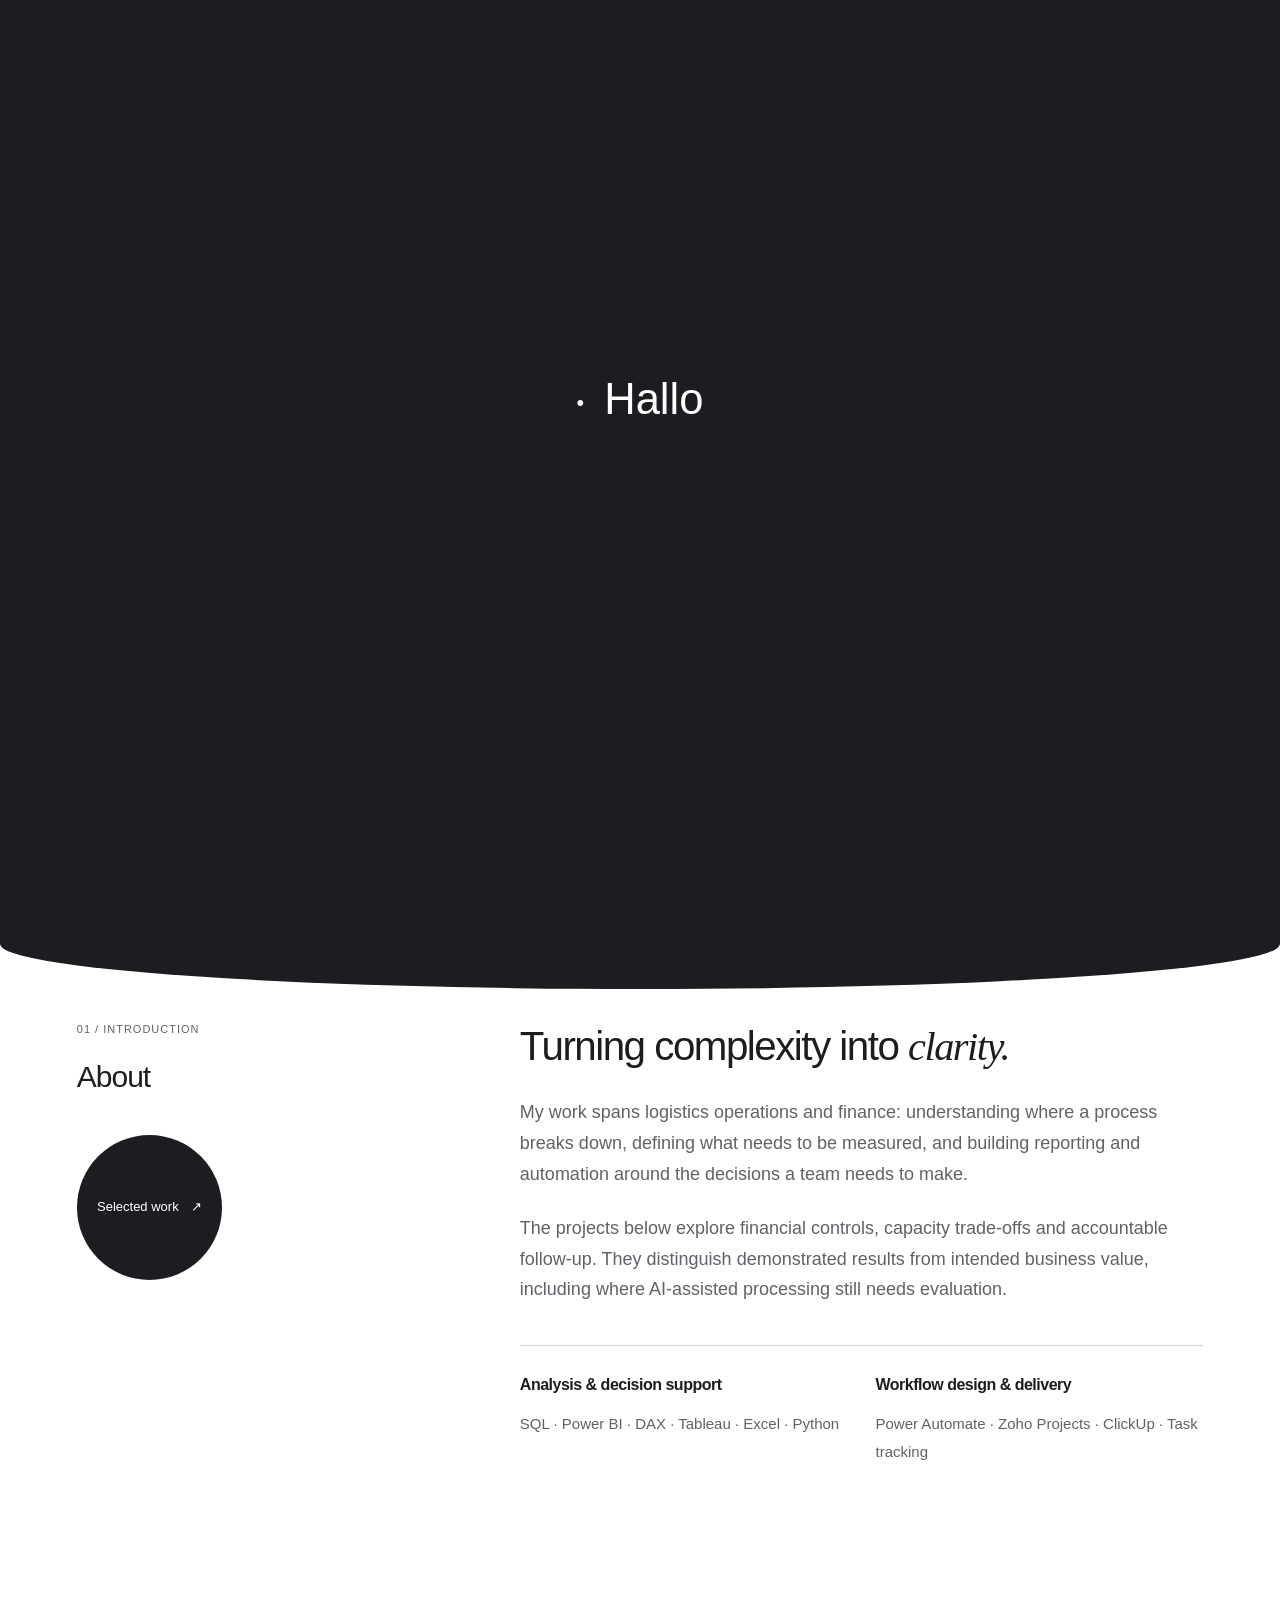
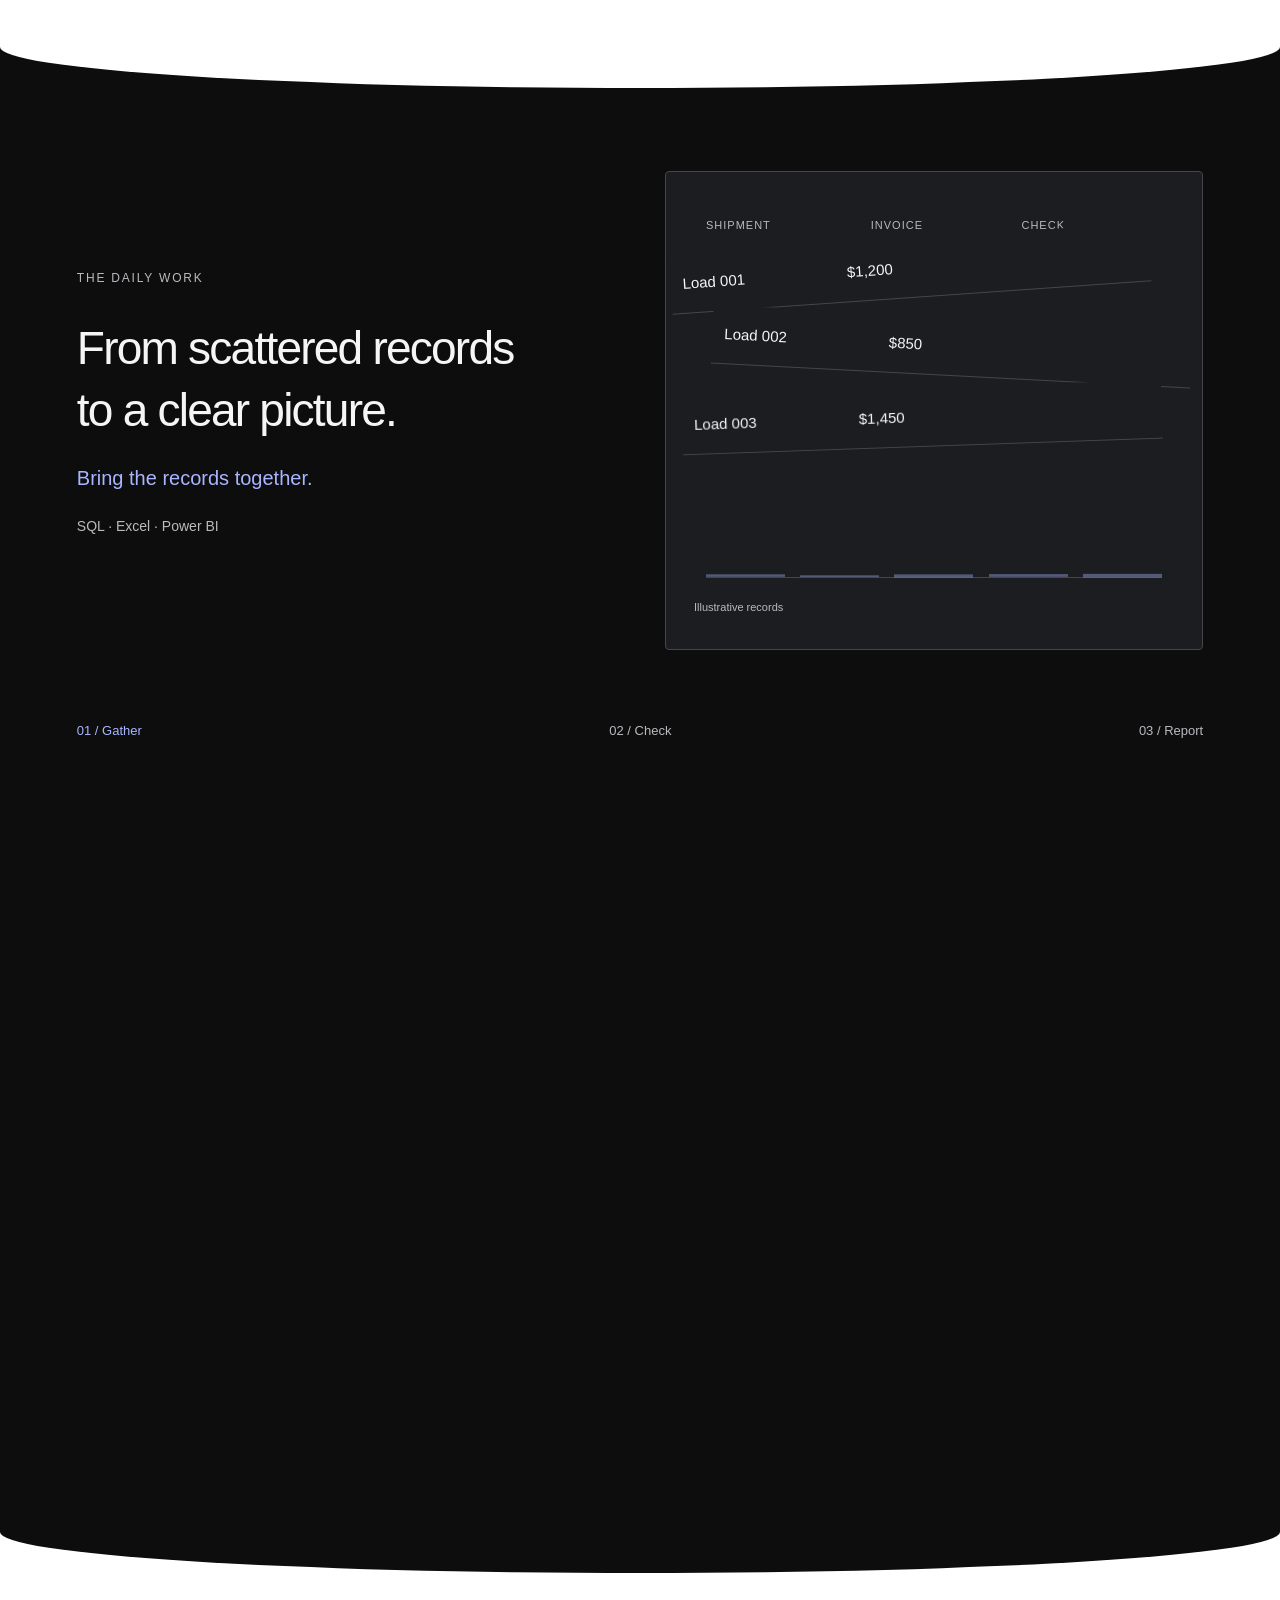
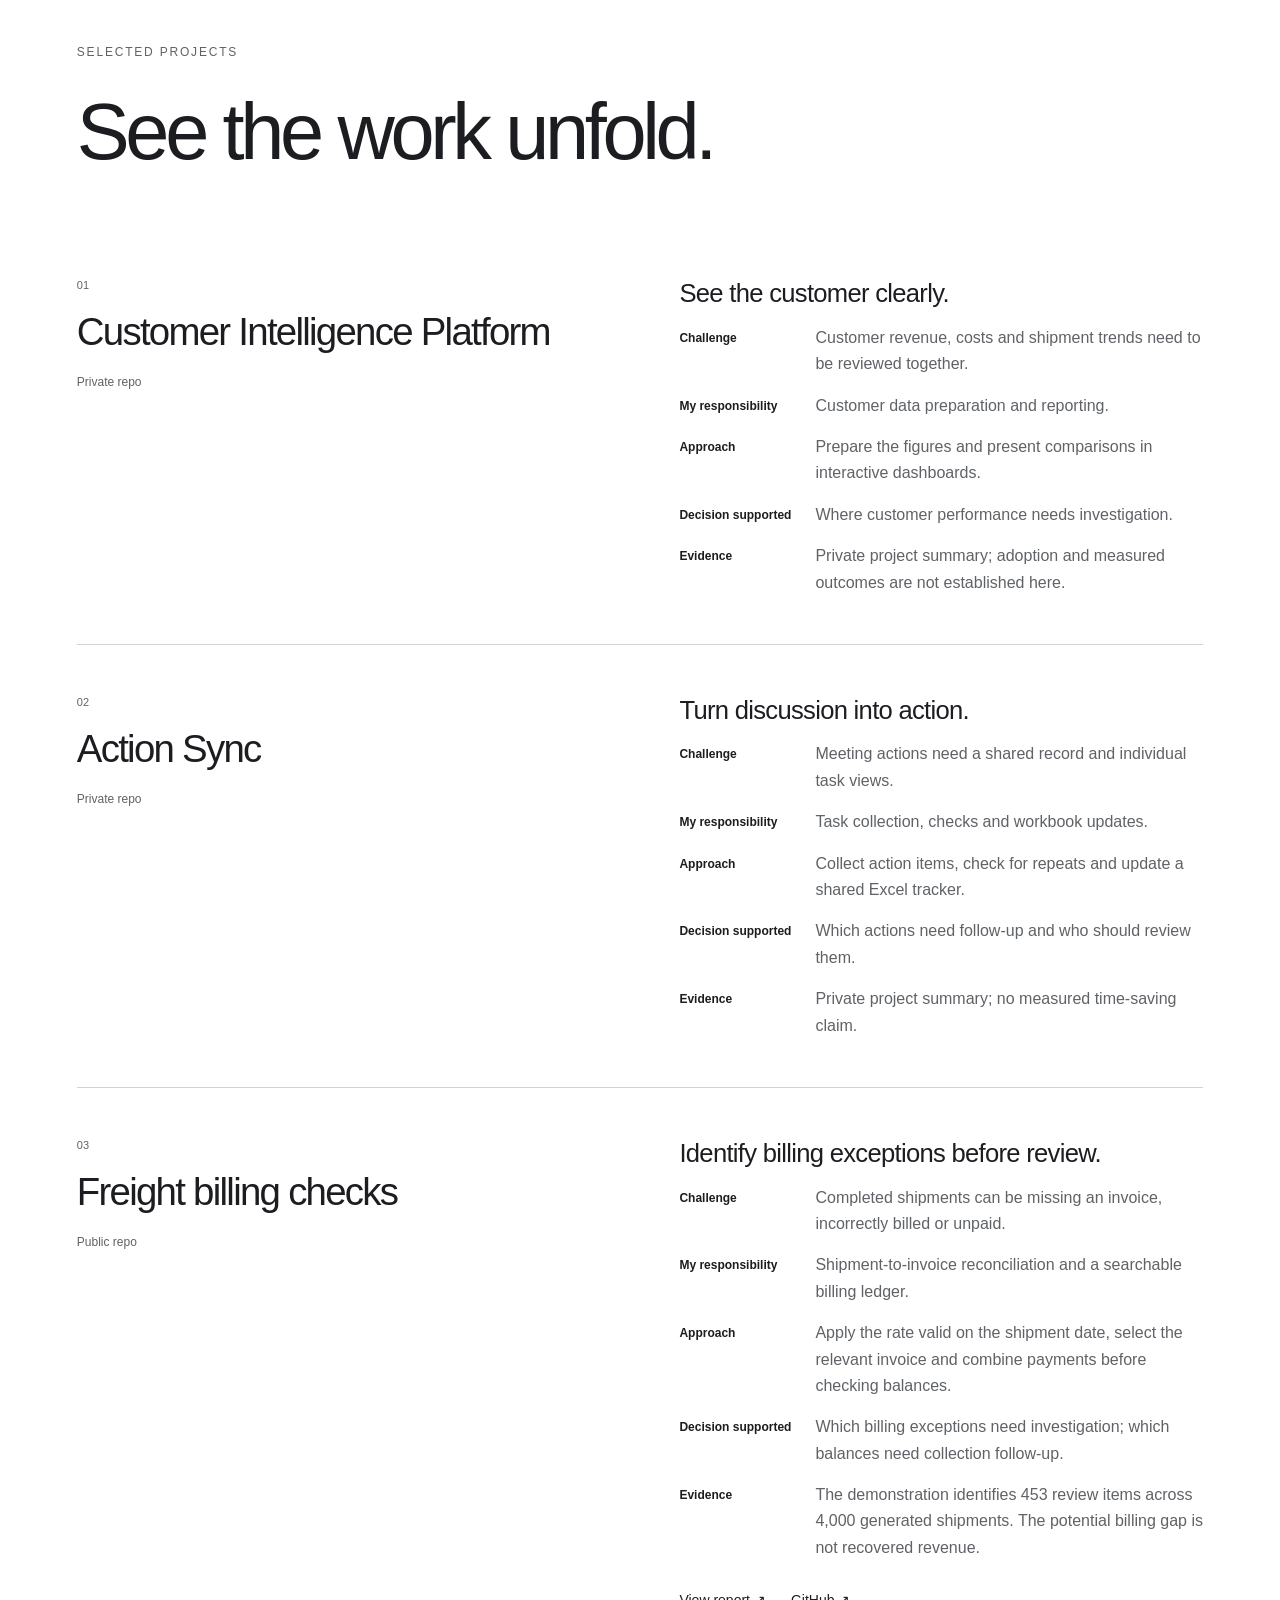
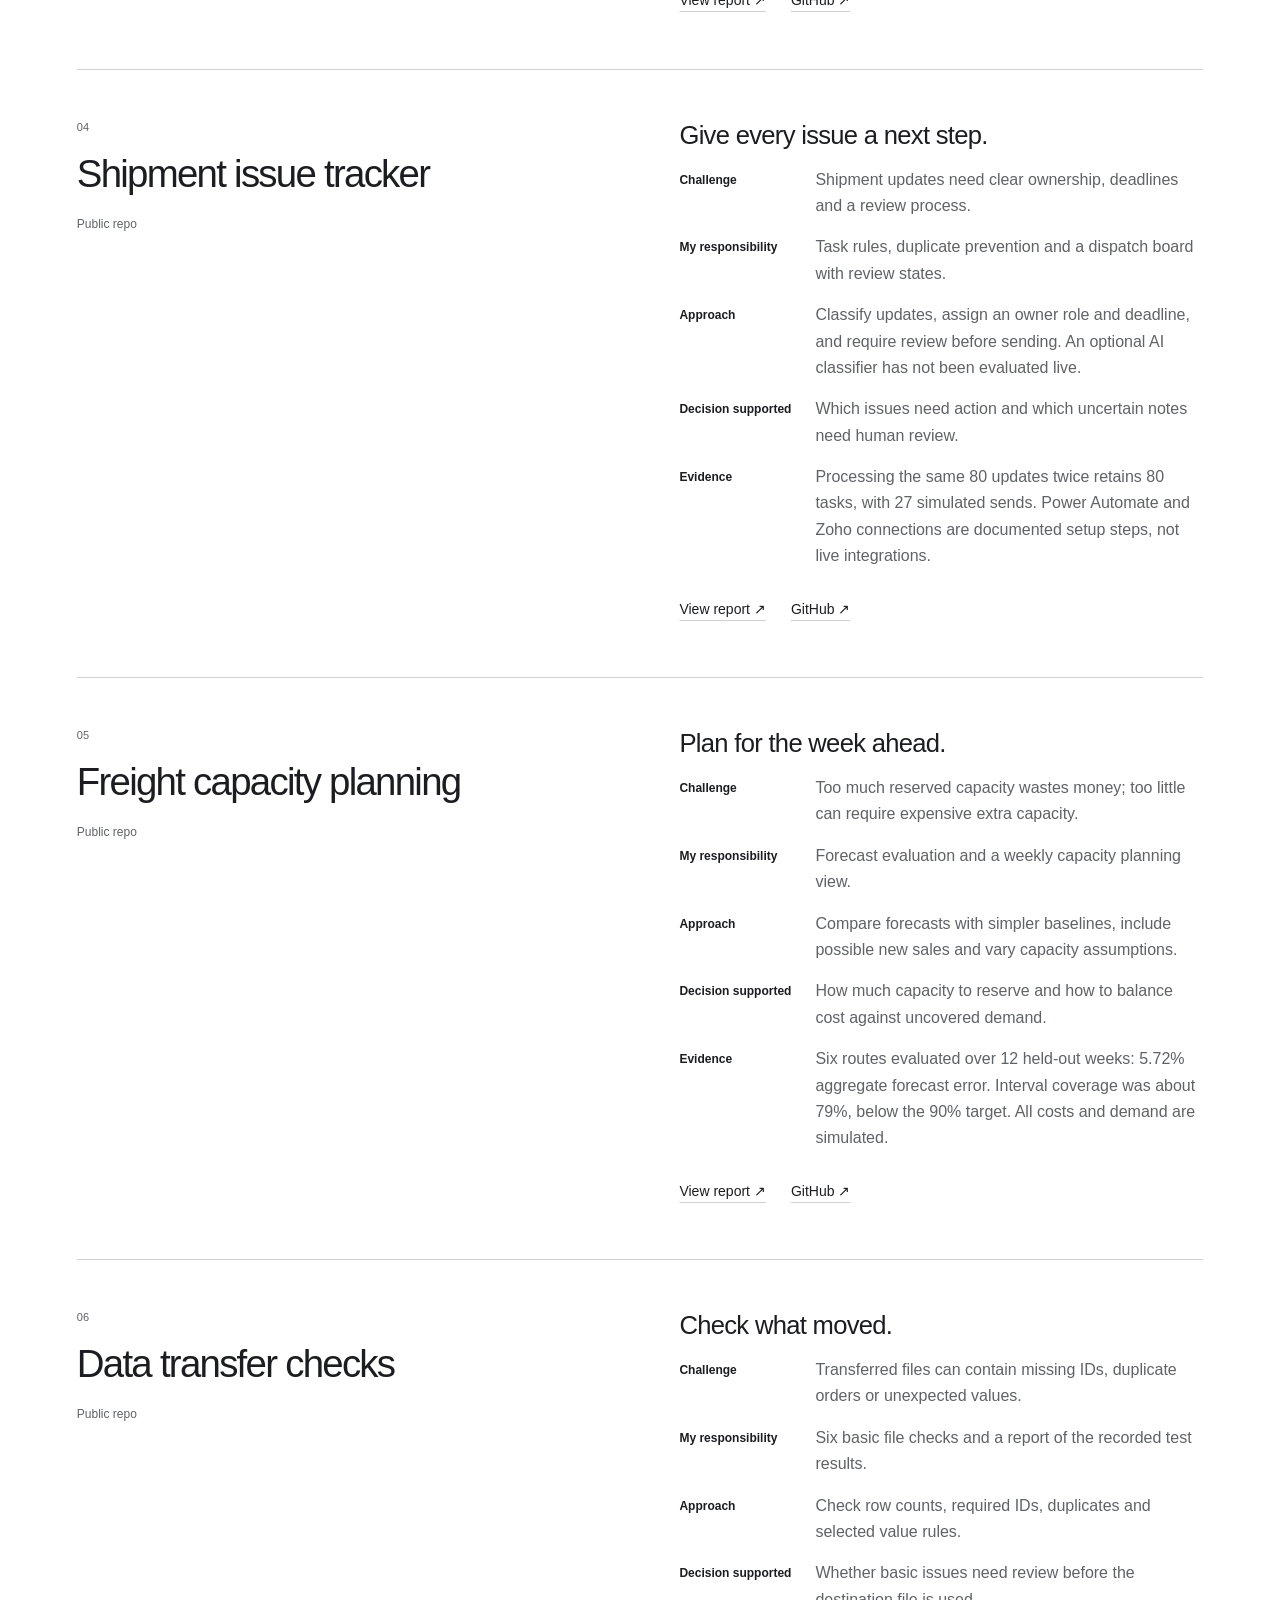
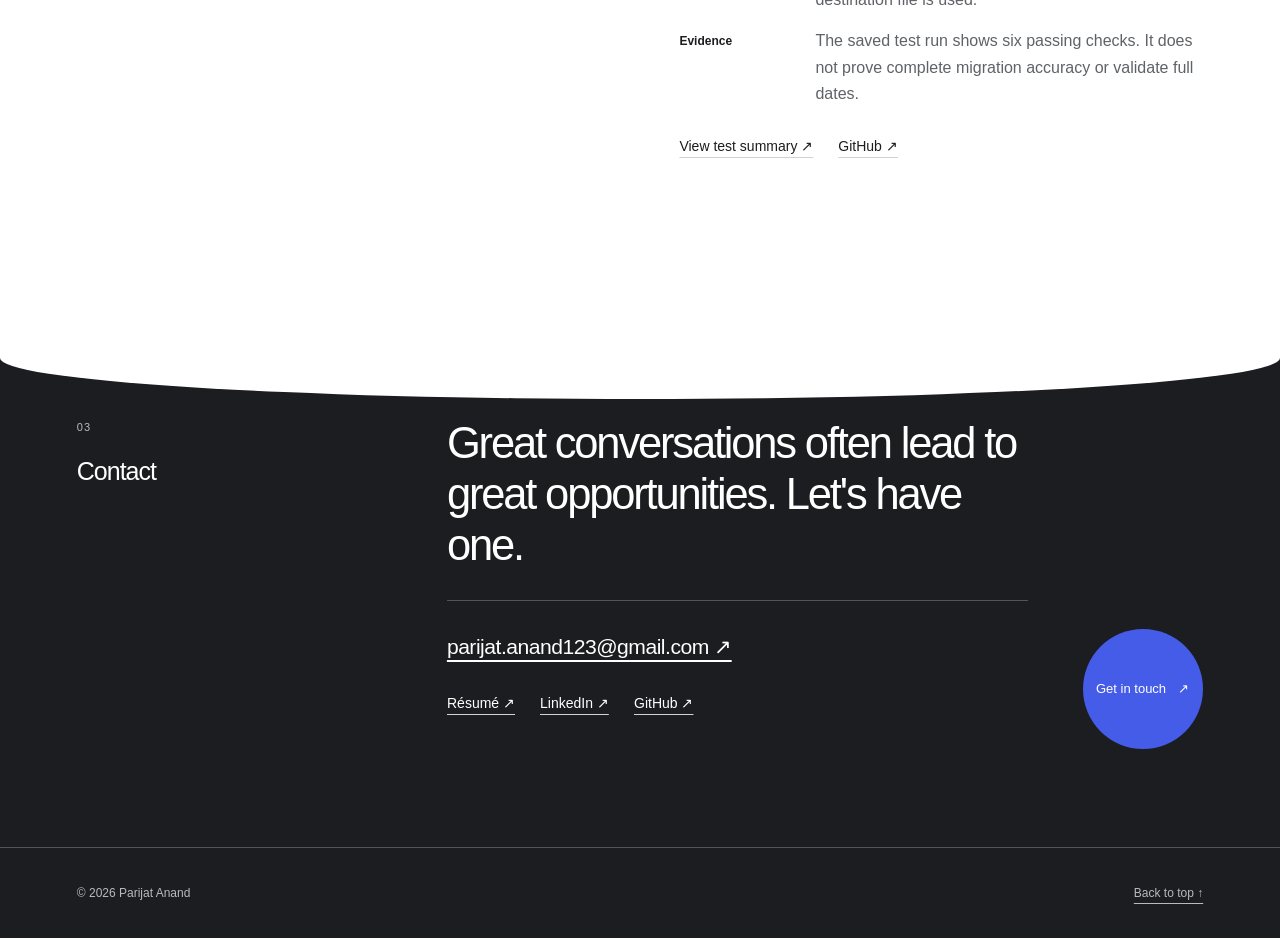
<file: index.html>
<!doctype html>
<html lang="en"><head><meta charset="utf-8"><meta name="viewport" content="width=device-width, initial-scale=1"><title>Parijat Anand | Data Analyst · Automation · Business Reporting</title><meta name="description" content="Parijat Anand. Data analyst with 7+ years of experience in logistics analytics, MIS, business intelligence and workflow automation."><meta name="theme-color" content="#999d9e"><meta property="og:title" content="Parijat Anand — Data Analyst"><meta property="og:description" content="7+ years in MIS, logistics analytics and automation. Experience, selected projects and résumé."><meta property="og:type" content="website"><meta property="og:url" content="https://parijat9.github.io/"><link rel="canonical" href="https://parijat9.github.io/"><link rel="preload" as="image" href="assets/parijat-anand-portrait.jpeg"><link rel="icon" href="assets/favicon.svg" type="image/svg+xml"><script>if(!matchMedia("(prefers-reduced-motion: reduce)").matches){document.documentElement.classList.add("intro-running");window.introSafety=setTimeout(()=>{document.documentElement.classList.remove("intro-running");document.dispatchEvent(new Event("intro-timeout"));},5500);}</script><link rel="stylesheet" href="style.css?v=20"><script src="app.js?v=20" defer></script><link rel="stylesheet" href="story.css?v=21"><script src="story.js?v=20" defer></script></head>
<body><div id="intro-overlay" aria-hidden="true"><span class="intro-greeting">Hello</span></div><a class="skip" href="#about">Skip to content</a><header><a class="monogram" href="#top" aria-label="Parijat Anand, home">© Parijat Anand</a><nav aria-label="Main navigation"><a href="#about">About</a><a href="#projects">Projects</a><a href="#contact">Contact</a></nav><button id="theme" aria-label="Switch to dark theme" title="Switch theme"><svg viewBox="0 0 24 24" aria-hidden="true"><path d="M19 15.5A8 8 0 0 1 8.5 5 8 8 0 1 0 19 15.5Z"/></svg></button></header><button class="menu-toggle" type="button" aria-label="Open navigation" aria-controls="site-menu" aria-expanded="false"><span class="menu-face"><span class="menu-lines" aria-hidden="true"></span></span></button><dialog id="site-menu" aria-label="Navigation"><div class="menu-content"><button class="menu-close" type="button" aria-label="Close navigation">Close <span aria-hidden="true">×</span></button><p class="menu-caption">Navigation</p><nav aria-label="Expanded navigation"></nav><div class="menu-social"></div></div></dialog>
<main id="top"><section class="hero has-portrait hero--minimal"><figure class="hero-portrait"><img src="assets/parijat-anand-portrait.jpeg" width="1200" height="1600" alt="Parijat Anand in the mountains" fetchpriority="high" decoding="async"></figure><div class="location-tag"><span>Based in <br>Mohali, India</span><span class="location-globe" aria-hidden="true"><span class="globe-axis"><i></i><i></i><i></i></span><span class="globe-equator"></span></span></div><h1 class="hero-role"><span class="hero-direction" aria-hidden="true">↘</span>Data Analytics<br>&amp; Automation</h1><div class="name-marquee" aria-hidden="true"><div class="name-track"><span>Parijat Anand — </span><span>Parijat Anand — </span><span>Parijat Anand — </span><span>Parijat Anand — </span></div></div></section>
<section id="about" class="section split"><div class="section-label"><span>01 / INTRODUCTION</span><h2>About</h2><a class="about-circle" href="#projects">Selected work <span aria-hidden="true">↗</span></a></div><div class="section-body"><p class="intro">Turning complexity into <em>clarity.</em></p><p>My work spans logistics operations and finance: understanding where a process breaks down, defining what needs to be measured, and building reporting and automation around the decisions a team needs to make.</p><p>The projects below explore financial controls, capacity trade-offs and accountable follow-up. They distinguish demonstrated results from intended business value, including where AI-assisted processing still needs evaluation.</p><div class="skills"><div><h3>Analysis & decision support</h3><p>SQL · Power BI · DAX · Tableau · Excel · Python</p></div><div><h3>Workflow design & delivery</h3><p>Power Automate · Zoho Projects · ClickUp · Task tracking</p></div></div></div></section>
<div class="work-story" aria-label="From records to reports"><div class="work-sticky"><div><p class="eyebrow">THE DAILY WORK</p><h3>From scattered records<br>to a clear picture.</h3><p class="work-caption">Bring the records together.</p><p class="work-tools">SQL · Excel · Power BI</p></div><div class="record-board" aria-hidden="true"><div class="record-head"><span>Shipment</span><span>Invoice</span><span>Check</span></div><div class="record-row"><span>Load 001</span><span>$1,200</span><i>Matched</i></div><div class="record-row"><span>Load 002</span><span>$850</span><i>Review</i></div><div class="record-row"><span>Load 003</span><span>$1,450</span><i>Matched</i></div><div class="record-chart"><b style="--bar:65%"></b><b style="--bar:45%"></b><b style="--bar:85%"></b><b style="--bar:72%"></b><b style="--bar:95%"></b></div><small>Illustrative records</small></div><div class="work-steps"><span>01 / Gather</span><span>02 / Check</span><span>03 / Report</span></div></div></div>

<section id="projects" class="section project-story"><div class="story-heading"><p class="eyebrow">SELECTED PROJECTS</p><h2>See the work unfold.</h2></div><div class="project-list"><article class="project-row" id="project-customer" data-private="true"><div class="project-row-name"><span class="row-number">01</span><h3 class="project-name">Customer Intelligence Platform</h3><p class="project-tools">Private repo</p></div><div class="project-row-detail"><h4>See the customer clearly.</h4><dl class="case-study"><div><dt>Challenge</dt><dd>Customer revenue, costs and shipment trends need to be reviewed together.</dd></div><div><dt>My responsibility</dt><dd>Customer data preparation and reporting.</dd></div><div><dt>Approach</dt><dd>Prepare the figures and present comparisons in interactive dashboards.</dd></div><div><dt>Decision supported</dt><dd>Where customer performance needs investigation.</dd></div><div><dt>Evidence</dt><dd>Private project summary; adoption and measured outcomes are not established here.</dd></div></dl></div></article><article class="project-row" id="project-tasks" data-private="true"><div class="project-row-name"><span class="row-number">02</span><h3 class="project-name">Action Sync</h3><p class="project-tools">Private repo</p></div><div class="project-row-detail"><h4>Turn discussion into action.</h4><dl class="case-study"><div><dt>Challenge</dt><dd>Meeting actions need a shared record and individual task views.</dd></div><div><dt>My responsibility</dt><dd>Task collection, checks and workbook updates.</dd></div><div><dt>Approach</dt><dd>Collect action items, check for repeats and update a shared Excel tracker.</dd></div><div><dt>Decision supported</dt><dd>Which actions need follow-up and who should review them.</dd></div><div><dt>Evidence</dt><dd>Private project summary; no measured time-saving claim.</dd></div></dl></div></article><article class="project-row" id="work-revenue" data-preview="assets/revenue-preview-c99297f328.png"><div class="project-row-name"><span class="row-number">03</span><h3><a class="project-name" href="reports/revenue.html" target="_blank" rel="noopener">Freight billing checks</a></h3><p class="project-tools">Public repo</p></div><div class="project-row-detail"><h4>Identify billing exceptions before review.</h4><dl class="case-study"><div><dt>Challenge</dt><dd>Completed shipments can be missing an invoice, incorrectly billed or unpaid.</dd></div><div><dt>My responsibility</dt><dd>Shipment-to-invoice reconciliation and a searchable billing ledger.</dd></div><div><dt>Approach</dt><dd>Apply the rate valid on the shipment date, select the relevant invoice and combine payments before checking balances.</dd></div><div><dt>Decision supported</dt><dd>Which billing exceptions need investigation; which balances need collection follow-up.</dd></div><div><dt>Evidence</dt><dd>The demonstration identifies 453 review items across 4,000 generated shipments. The potential billing gap is not recovered revenue.</dd></div></dl><div class="project-links"><a href="reports/revenue.html" target="_blank" rel="noopener">View report ↗</a><a href="https://github.com/Parijat9/freight-revenue-controls" target="_blank" rel="noopener">GitHub ↗</a></div></div></article><article class="project-row" id="work-exceptions" data-preview="assets/exceptions-preview-53fe1551ef.png"><div class="project-row-name"><span class="row-number">04</span><h3><a class="project-name" href="reports/exceptions.html" target="_blank" rel="noopener">Shipment issue tracker</a></h3><p class="project-tools">Public repo</p></div><div class="project-row-detail"><h4>Give every issue a next step.</h4><dl class="case-study"><div><dt>Challenge</dt><dd>Shipment updates need clear ownership, deadlines and a review process.</dd></div><div><dt>My responsibility</dt><dd>Task rules, duplicate prevention and a dispatch board with review states.</dd></div><div><dt>Approach</dt><dd>Classify updates, assign an owner role and deadline, and require review before sending. An optional AI classifier has not been evaluated live.</dd></div><div><dt>Decision supported</dt><dd>Which issues need action and which uncertain notes need human review.</dd></div><div><dt>Evidence</dt><dd>Processing the same 80 updates twice retains 80 tasks, with 27 simulated sends. Power Automate and Zoho connections are documented setup steps, not live integrations.</dd></div></dl><div class="project-links"><a href="reports/exceptions.html" target="_blank" rel="noopener">View report ↗</a><a href="https://github.com/Parijat9/shipment-exception-workbench" target="_blank" rel="noopener">GitHub ↗</a></div></div></article><article class="project-row" id="work-capacity" data-preview="assets/capacity-preview-88db9b7856.png"><div class="project-row-name"><span class="row-number">05</span><h3><a class="project-name" href="reports/capacity.html" target="_blank" rel="noopener">Freight capacity planning</a></h3><p class="project-tools">Public repo</p></div><div class="project-row-detail"><h4>Plan for the week ahead.</h4><dl class="case-study"><div><dt>Challenge</dt><dd>Too much reserved capacity wastes money; too little can require expensive extra capacity.</dd></div><div><dt>My responsibility</dt><dd>Forecast evaluation and a weekly capacity planning view.</dd></div><div><dt>Approach</dt><dd>Compare forecasts with simpler baselines, include possible new sales and vary capacity assumptions.</dd></div><div><dt>Decision supported</dt><dd>How much capacity to reserve and how to balance cost against uncovered demand.</dd></div><div><dt>Evidence</dt><dd>Six routes evaluated over 12 held-out weeks: 5.72% aggregate forecast error. Interval coverage was about 79%, below the 90% target. All costs and demand are simulated.</dd></div></dl><div class="project-links"><a href="reports/capacity.html" target="_blank" rel="noopener">View report ↗</a><a href="https://github.com/Parijat9/freight-capacity-planning" target="_blank" rel="noopener">GitHub ↗</a></div></div></article><article class="project-row" id="work-transfer" data-preview="assets/transfer-preview-c13551bf05.png"><div class="project-row-name"><span class="row-number">06</span><h3><a class="project-name" href="reports/transfer.html" target="_blank" rel="noopener">Data transfer checks</a></h3><p class="project-tools">Public repo</p></div><div class="project-row-detail"><h4>Check what moved.</h4><dl class="case-study"><div><dt>Challenge</dt><dd>Transferred files can contain missing IDs, duplicate orders or unexpected values.</dd></div><div><dt>My responsibility</dt><dd>Six basic file checks and a report of the recorded test results.</dd></div><div><dt>Approach</dt><dd>Check row counts, required IDs, duplicates and selected value rules.</dd></div><div><dt>Decision supported</dt><dd>Whether basic issues need review before the destination file is used.</dd></div><div><dt>Evidence</dt><dd>The saved test run shows six passing checks. It does not prove complete migration accuracy or validate full dates.</dd></div></dl><div class="project-links"><a href="reports/transfer.html" target="_blank" rel="noopener">View test summary ↗</a><a href="https://github.com/Parijat9/data-migration-testing-project" target="_blank" rel="noopener">GitHub ↗</a></div></div></article></div></section>
<section id="contact" class="section split"><div class="section-label"><span>03</span><h2>Contact</h2></div><div class="section-body"><h3 class="closing-name">Great conversations often lead to great opportunities. Let's have one.</h3><a class="contact-circle" href="mailto:parijat.anand123@gmail.com">Get in touch <span aria-hidden="true">↗</span></a><a class="email" href="mailto:parijat.anand123@gmail.com">parijat.anand123@gmail.com ↗</a><div class="contact-links"><a id="resume" href="assets/parijat-anand-resume.pdf" target="_blank" rel="noopener">Résumé ↗</a><a href="https://www.linkedin.com/in/parijat-anand-25123418b" target="_blank" rel="noopener">LinkedIn ↗</a><a href="https://github.com/Parijat9" target="_blank" rel="noopener">GitHub ↗</a></div></div></section></main><footer><span>© 2026 Parijat Anand</span><a href="#top">Back to top ↑</a></footer></body></html>
</file>
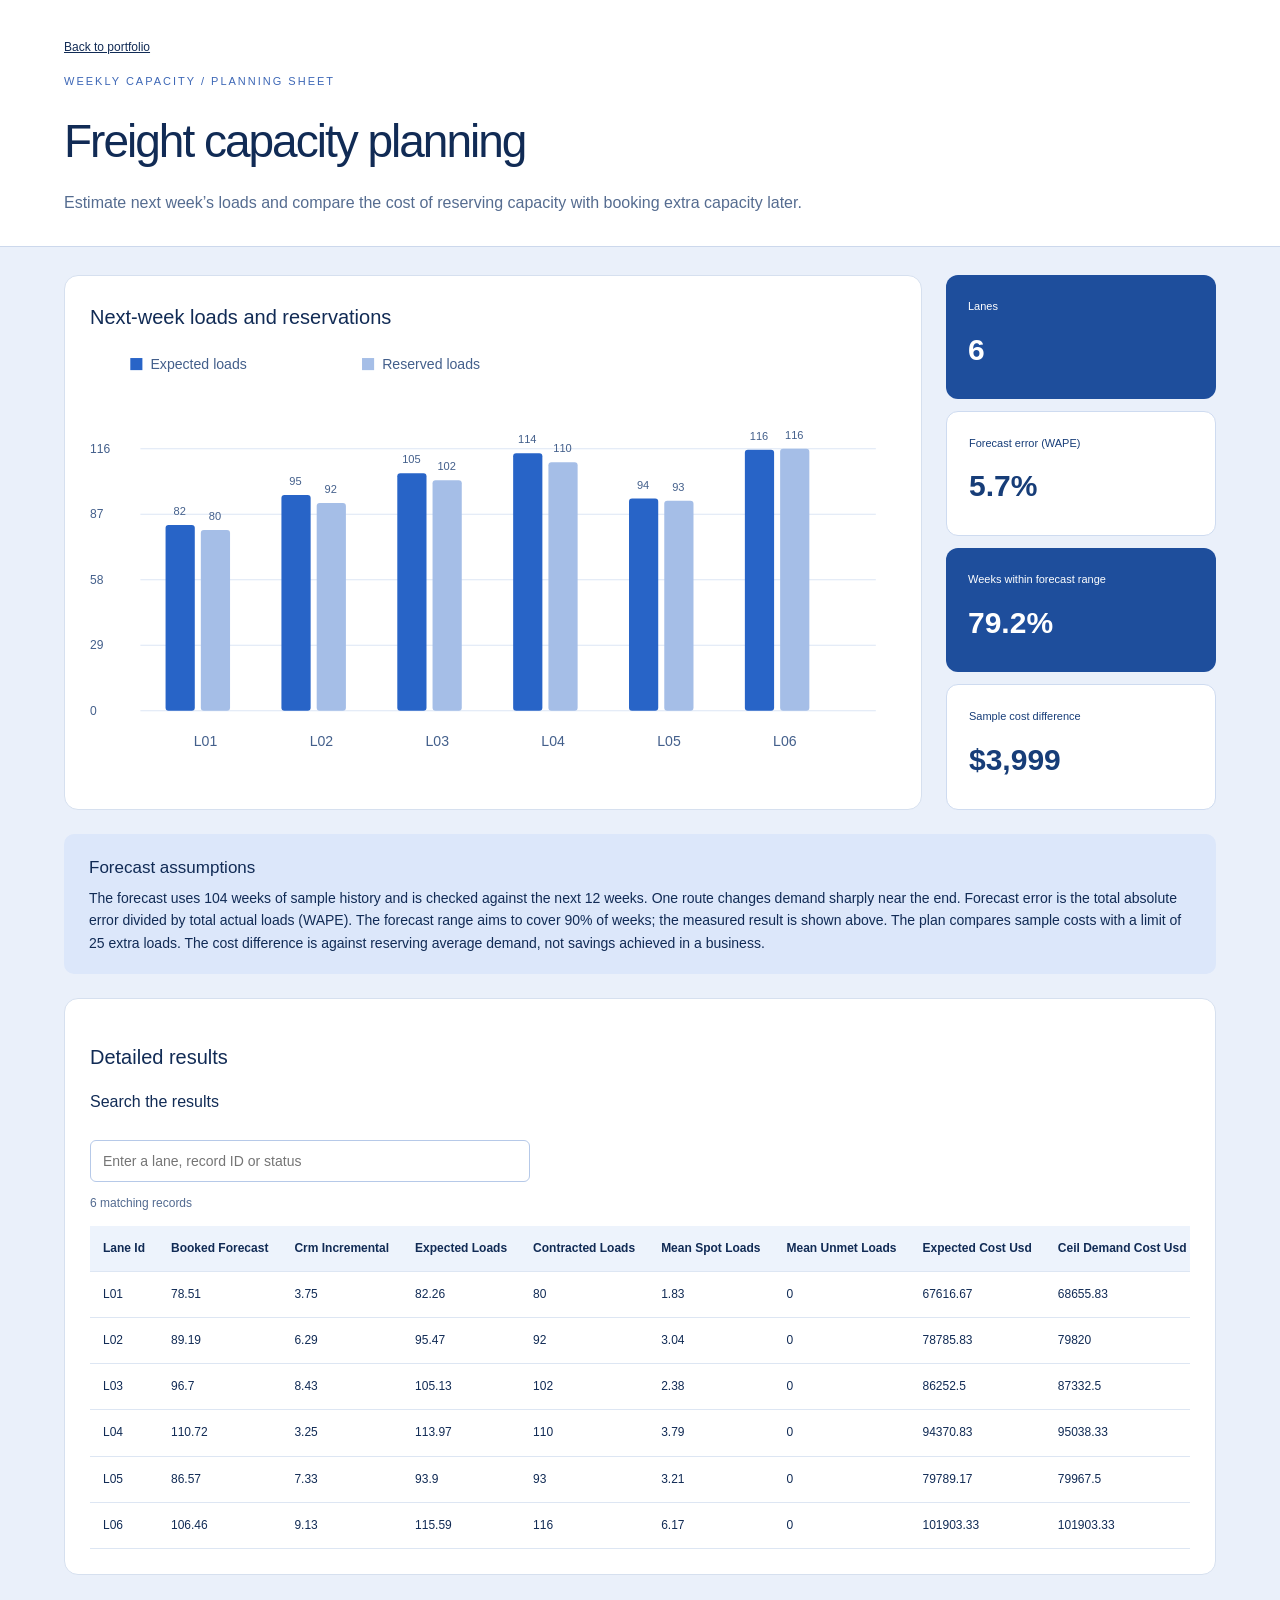
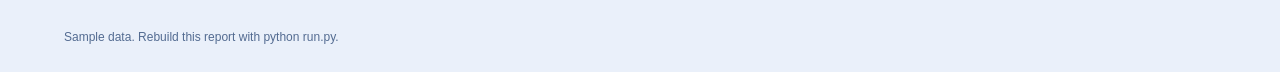
<file: reports/capacity.html>
<!doctype html><html lang="en"><meta charset="utf-8"><meta name="viewport" content="width=device-width,initial-scale=1">
    <title>Freight capacity planning</title><style>*{box-sizing:border-box}body{margin:0;background:#eaf0fa;color:#112b55;font:16px/1.6 Arial,sans-serif}header{padding:38px 5vw 30px;background:#fff;border-bottom:1px solid #ccd8ec}header small{font-size:11px;letter-spacing:2px;color:#3d67b6}h1{font-size:46px;font-weight:400;letter-spacing:-2px;margin:12px 0}header p{max-width:850px;margin:0;color:#556c90}main{max-width:1500px;padding:28px 5vw;margin:auto}.planning{display:grid;grid-template-columns:minmax(0,1fr) 270px;gap:24px}.chart-panel{background:white;padding:25px;border:1px solid #d6e0ef;border-radius:14px}.chart-panel h2{font-size:20px;margin:0 0 20px}.cards{display:grid;gap:12px}.cards article{border-radius:12px;background:#1e4e9c;padding:17px 22px;color:#fff}.cards article:nth-child(even){background:white;color:#173d78;border:1px solid #cedbf0}.cards small{font-size:11px}.cards strong{display:block;font-size:30px;margin-top:8px}.notes{margin:24px 0;background:#dce7fa;padding:20px 25px;font-size:14px;border-radius:10px}.notes h2{font-size:17px;margin:0 0 6px}.notes p{margin:0}.results{background:white;padding:25px;border-radius:14px;border:1px solid #d6e0ef}h2{font-size:20px;font-weight:500}input{border:1px solid #b6c9e8;border-radius:6px;padding:12px;font-size:14px;width:min(440px,100%)}.scroll{overflow:auto;max-height:520px}table{border-collapse:collapse;width:100%;font-size:12px}td,th{padding:13px;border-bottom:1px solid #dde6f3;text-align:left;white-space:nowrap}th{background:#edf3fc;position:sticky;top:0;text-transform:capitalize}tr:hover{background:#f4f7fc}.count,footer{font-size:12px;color:#536b91}footer{padding:25px 5vw}svg text{fill:#435f8b}a{color:inherit}@media(max-width:800px){.planning{grid-template-columns:1fr}.cards{grid-template-columns:1fr 1fr}.chart-panel{padding:16px}h1{font-size:34px}.cards strong{font-size:26px}}</style>
    <header><a style="display:block;grid-column:1/-1;font-size:12px;margin-bottom:10px" href="../index.html#projects">Back to portfolio</a><small>WEEKLY CAPACITY / PLANNING SHEET</small><h1>Freight capacity planning</h1><p>Estimate next week’s loads and compare the cost of reserving capacity with booking extra capacity later.</p></header>
    <main><div class="planning"><section class="chart-panel"><h2>Next-week loads and reservations</h2><svg role="img" aria-label="Next-week loads and reservations" viewBox="0 0 800 420" style="width:100%"><rect x="40" y="5" width="12" height="12" fill="#2864c7"/><text x="60" y="16" font-size="14">Expected loads</text><rect x="270" y="5" width="12" height="12" fill="#a5bee7"/><text x="290" y="16" font-size="14">Reserved loads</text><line x1="50" y1="355" x2="780" y2="355" stroke="#dce6f5"/><text x="0" y="359" font-size="12">0</text><line x1="50" y1="290" x2="780" y2="290" stroke="#dce6f5"/><text x="0" y="294" font-size="12">29</text><line x1="50" y1="225" x2="780" y2="225" stroke="#dce6f5"/><text x="0" y="229" font-size="12">58</text><line x1="50" y1="160" x2="780" y2="160" stroke="#dce6f5"/><text x="0" y="164" font-size="12">87</text><line x1="50" y1="95" x2="780" y2="95" stroke="#dce6f5"/><text x="0" y="99" font-size="12">116</text><text x="103" y="390" font-size="14">L01</text><rect x="75" y="170.62" width="29" height="184.38" rx="3" fill="#2864c7"/><text x="89" y="160.62" text-anchor="middle" font-size="11">82</text><rect x="110" y="175.69" width="29" height="179.31" rx="3" fill="#a5bee7"/><text x="124" y="165.69" text-anchor="middle" font-size="11">80</text><text x="218" y="390" font-size="14">L02</text><rect x="190" y="141.02" width="29" height="213.98" rx="3" fill="#2864c7"/><text x="204" y="131.02" text-anchor="middle" font-size="11">95</text><rect x="225" y="148.79" width="29" height="206.21" rx="3" fill="#a5bee7"/><text x="239" y="138.79" text-anchor="middle" font-size="11">92</text><text x="333" y="390" font-size="14">L03</text><rect x="305" y="119.36" width="29" height="235.64" rx="3" fill="#2864c7"/><text x="319" y="109.36" text-anchor="middle" font-size="11">105</text><rect x="340" y="126.38" width="29" height="228.62" rx="3" fill="#a5bee7"/><text x="354" y="116.38" text-anchor="middle" font-size="11">102</text><text x="448" y="390" font-size="14">L04</text><rect x="420" y="99.55" width="29" height="255.45" rx="3" fill="#2864c7"/><text x="434" y="89.55" text-anchor="middle" font-size="11">114</text><rect x="455" y="108.45" width="29" height="246.55" rx="3" fill="#a5bee7"/><text x="469" y="98.45" text-anchor="middle" font-size="11">110</text><text x="563" y="390" font-size="14">L05</text><rect x="535" y="144.53" width="29" height="210.47" rx="3" fill="#2864c7"/><text x="549" y="134.53" text-anchor="middle" font-size="11">94</text><rect x="570" y="146.55" width="29" height="208.45" rx="3" fill="#a5bee7"/><text x="584" y="136.55" text-anchor="middle" font-size="11">93</text><text x="678" y="390" font-size="14">L06</text><rect x="650" y="95.92" width="29" height="259.08" rx="3" fill="#2864c7"/><text x="664" y="85.92" text-anchor="middle" font-size="11">116</text><rect x="685" y="95.00" width="29" height="260.00" rx="3" fill="#a5bee7"/><text x="699" y="85.00" text-anchor="middle" font-size="11">116</text></svg></section><div class="cards"><article><small>Lanes</small><strong>6</strong></article><article><small>Forecast error (WAPE)</small><strong>5.7%</strong></article><article><small>Weeks within forecast range</small><strong>79.2%</strong></article><article><small>Sample cost difference</small><strong>$3,999</strong></article></div></div><section class="notes"><h2>Forecast assumptions</h2><p>The forecast uses 104 weeks of sample history and is checked against the next 12 weeks. One route changes demand sharply near the end. Forecast error is the total absolute error divided by total actual loads (WAPE). The forecast range aims to cover 90% of weeks; the measured result is shown above. The plan compares sample costs with a limit of 25 extra loads. The cost difference is against reserving average demand, not savings achieved in a business.</p></section><section class="results"><h2>Detailed results</h2><label for="filter">Search the results</label><br><br><input id="filter" placeholder="Enter a lane, record ID or status"><p class="count" id="count"></p><div class="scroll"><table><thead><tr><th>lane id</th><th>booked forecast</th><th>crm incremental</th><th>expected loads</th><th>contracted loads</th><th>mean spot loads</th><th>mean unmet loads</th><th>expected cost usd</th><th>ceil demand cost usd</th></tr></thead><tbody id="rows"></tbody></table></div></section></main><footer>Sample data. Rebuild this report with python run.py.</footer>
    <script>const data=[{"lane_id": "L01", "booked_forecast": 78.51, "crm_incremental": 3.75, "expected_loads": 82.26, "contracted_loads": 80, "mean_spot_loads": 1.83, "mean_unmet_loads": 0.0, "expected_cost_usd": 67616.67, "ceil_demand_cost_usd": 68655.83}, {"lane_id": "L02", "booked_forecast": 89.19, "crm_incremental": 6.29, "expected_loads": 95.47, "contracted_loads": 92, "mean_spot_loads": 3.04, "mean_unmet_loads": 0.0, "expected_cost_usd": 78785.83, "ceil_demand_cost_usd": 79820.0}, {"lane_id": "L03", "booked_forecast": 96.7, "crm_incremental": 8.43, "expected_loads": 105.13, "contracted_loads": 102, "mean_spot_loads": 2.38, "mean_unmet_loads": 0.0, "expected_cost_usd": 86252.5, "ceil_demand_cost_usd": 87332.5}, {"lane_id": "L04", "booked_forecast": 110.72, "crm_incremental": 3.25, "expected_loads": 113.97, "contracted_loads": 110, "mean_spot_loads": 3.79, "mean_unmet_loads": 0.0, "expected_cost_usd": 94370.83, "ceil_demand_cost_usd": 95038.33}, {"lane_id": "L05", "booked_forecast": 86.57, "crm_incremental": 7.33, "expected_loads": 93.9, "contracted_loads": 93, "mean_spot_loads": 3.21, "mean_unmet_loads": 0.0, "expected_cost_usd": 79789.17, "ceil_demand_cost_usd": 79967.5}, {"lane_id": "L06", "booked_forecast": 106.46, "crm_incremental": 9.13, "expected_loads": 115.59, "contracted_loads": 116, "mean_spot_loads": 6.17, "mean_unmet_loads": 0.0, "expected_cost_usd": 101903.33, "ceil_demand_cost_usd": 101903.33}],fields=["lane_id", "booked_forecast", "crm_incremental", "expected_loads", "contracted_loads", "mean_spot_loads", "mean_unmet_loads", "expected_cost_usd", "ceil_demand_cost_usd"];const body=document.getElementById('rows');function draw(){const q=document.getElementById('filter').value.toLowerCase();const filtered=data.filter(r=>Object.values(r).some(v=>String(v).toLowerCase().includes(q)));body.replaceChildren();for(const row of filtered.slice(0,500)){const tr=document.createElement('tr');for(const field of fields){const td=document.createElement('td');td.textContent=row[field];tr.appendChild(td)}body.appendChild(tr)}document.getElementById('count').textContent=filtered.length+' matching records'+(filtered.length>500?' (first 500 shown)':'')}document.getElementById('filter').addEventListener('input',draw);draw();</script></html>
</file>
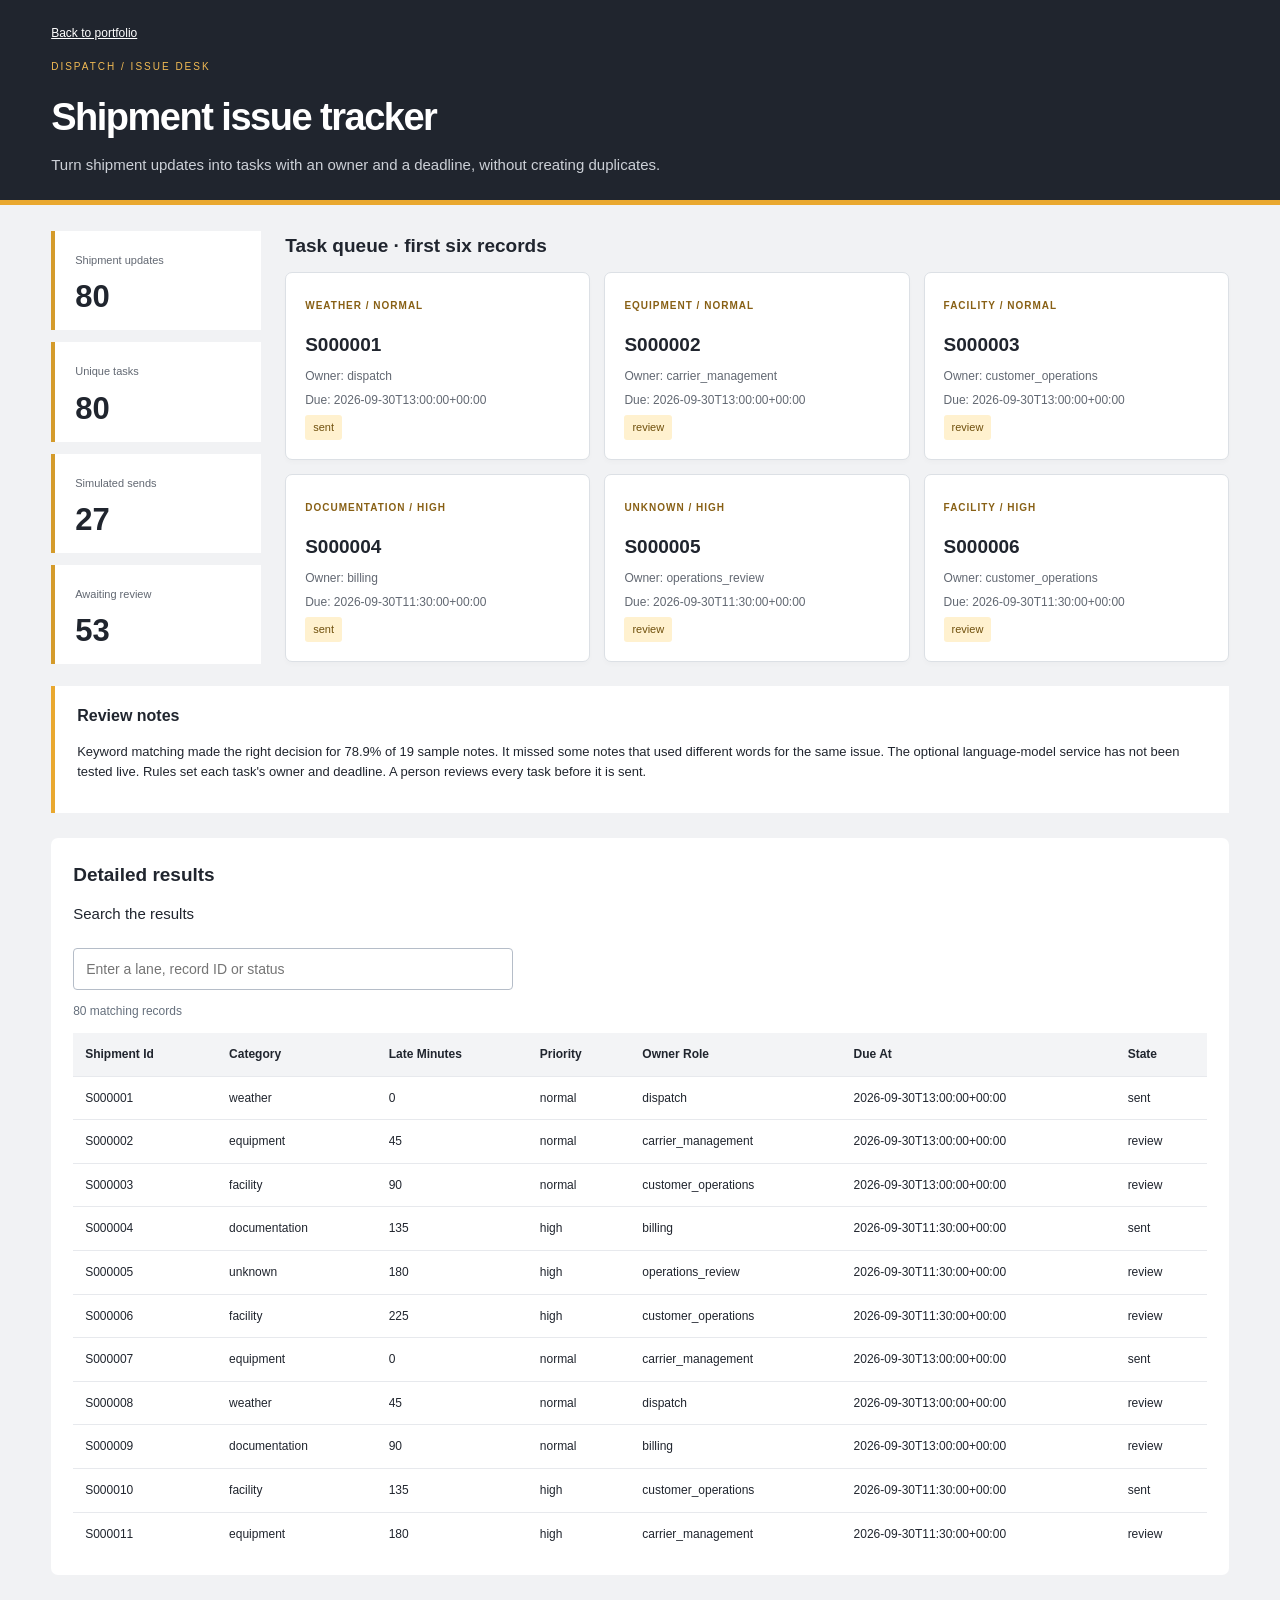
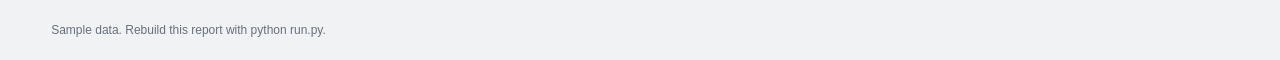
<file: reports/exceptions.html>
<!doctype html><html lang="en"><meta charset="utf-8"><meta name="viewport" content="width=device-width,initial-scale=1">
    <title>Shipment issue tracker</title><style>*{box-sizing:border-box}body{margin:0;background:#f1f2f4;color:#20252e;font:15px/1.55 Arial,sans-serif}header{padding:24px 4vw;background:#20252e;color:white;border-bottom:5px solid #e9a82f}header small{font-size:10px;letter-spacing:2px;color:#f2bb54}h1{font-size:38px;letter-spacing:-1.5px;margin:12px 0 6px}header p{font-size:15px;max-width:760px;color:#ccd0d7;margin:0}main{max-width:1600px;margin:auto;padding:26px 4vw}.workbench{display:grid;grid-template-columns:210px minmax(0,1fr);gap:24px}.cards{display:grid;gap:12px;align-content:start}.cards article{padding:16px 20px;background:#fff;border-left:4px solid #d49b2b}.cards small{color:#626872;font-size:11px}.cards strong{display:block;font-size:31px;line-height:1.1;margin-top:10px}.queue{display:grid;grid-template-columns:repeat(3,1fr);gap:14px}.task{background:white;border:1px solid #dce0e5;border-radius:7px;padding:19px;box-shadow:0 3px 5px #15213105}.task small{font-size:10px;text-transform:uppercase;font-weight:bold;color:#886015;letter-spacing:1px}.task h3{font-size:19px;margin:14px 0 8px}.task p{font-size:12px;color:#626872;margin:5px 0}.task .state{display:inline-block;font-size:11px;background:#fff1cf;color:#70500d;padding:4px 8px;border-radius:3px}.notes{margin-top:22px;padding:18px 22px;background:#fff;border-left:4px solid #e9a82f;font-size:13px}.notes h2{font-size:16px}.chart-panel{display:none}h2{font-size:19px;margin:0 0 12px}.results{background:white;margin-top:25px;padding:22px;border-radius:7px}input{padding:12px;width:min(440px,100%);border:1px solid #b5bdc8;border-radius:4px;font-size:14px}.scroll{overflow:auto;max-height:520px}table{border-collapse:collapse;width:100%;font-size:12px}td,th{padding:12px;border-bottom:1px solid #e7e9ed;text-align:left;white-space:nowrap}th{background:#f3f4f6;position:sticky;top:0;text-transform:capitalize}tr:hover{background:#fff9ed}.count,footer{font-size:12px;color:#66707d}footer{padding:20px 4vw}a{color:inherit}@media(max-width:800px){.workbench{grid-template-columns:1fr}.cards{grid-template-columns:1fr 1fr}.queue{grid-template-columns:1fr 1fr}h1{font-size:30px}}@media(max-width:480px){.queue{grid-template-columns:1fr}}</style>
    <header><a style="display:block;grid-column:1/-1;font-size:12px;margin-bottom:10px" href="../index.html#projects">Back to portfolio</a><small>DISPATCH / ISSUE DESK</small><h1>Shipment issue tracker</h1><p>Turn shipment updates into tasks with an owner and a deadline, without creating duplicates.</p></header>
    <main><div class="workbench"><div class="cards"><article><small>Shipment updates</small><strong>80</strong></article><article><small>Unique tasks</small><strong>80</strong></article><article><small>Simulated sends</small><strong>27</strong></article><article><small>Awaiting review</small><strong>53</strong></article></div><div><h2>Task queue · first six records</h2><div class="queue"><article class="task"><small>weather / normal</small><h3>S000001</h3><p>Owner: dispatch</p><p>Due: 2026-09-30T13:00:00+00:00</p><span class="state">sent</span></article><article class="task"><small>equipment / normal</small><h3>S000002</h3><p>Owner: carrier_management</p><p>Due: 2026-09-30T13:00:00+00:00</p><span class="state">review</span></article><article class="task"><small>facility / normal</small><h3>S000003</h3><p>Owner: customer_operations</p><p>Due: 2026-09-30T13:00:00+00:00</p><span class="state">review</span></article><article class="task"><small>documentation / high</small><h3>S000004</h3><p>Owner: billing</p><p>Due: 2026-09-30T11:30:00+00:00</p><span class="state">sent</span></article><article class="task"><small>unknown / high</small><h3>S000005</h3><p>Owner: operations_review</p><p>Due: 2026-09-30T11:30:00+00:00</p><span class="state">review</span></article><article class="task"><small>facility / high</small><h3>S000006</h3><p>Owner: customer_operations</p><p>Due: 2026-09-30T11:30:00+00:00</p><span class="state">review</span></article></div></div></div><section class="notes"><h2>Review notes</h2><p>Keyword matching made the right decision for 78.9% of 19 sample notes. It missed some notes that used different words for the same issue. The optional language-model service has not been tested live. Rules set each task&#x27;s owner and deadline. A person reviews every task before it is sent.</p></section><section class="chart-panel"><h2>Issues by type</h2><svg role="img" aria-label="Issues by type" viewBox="0 0 900 310" style="width:100%;max-width:1100px"><rect x="90" y="5" width="12" height="12" fill="#28677d"/><text x="110" y="17" font-size="15">Tasks</text><text x="5" y="65" font-size="15">documentation</text><rect x="90" y="50" width="209.68" height="18" fill="#28677d"/><text x="308.68" y="64" font-size="14">10.0</text><text x="5" y="110" font-size="15">equipment</text><rect x="90" y="95" width="293.55" height="18" fill="#28677d"/><text x="392.55" y="109" font-size="14">14.0</text><text x="5" y="155" font-size="15">facility</text><rect x="90" y="140" width="230.65" height="18" fill="#28677d"/><text x="329.65" y="154" font-size="14">11.0</text><text x="5" y="200" font-size="15">unknown</text><rect x="90" y="185" width="650.00" height="18" fill="#28677d"/><text x="749.00" y="199" font-size="14">31.0</text><text x="5" y="245" font-size="15">weather</text><rect x="90" y="230" width="293.55" height="18" fill="#28677d"/><text x="392.55" y="244" font-size="14">14.0</text></svg></section><section class="results"><h2>Detailed results</h2><label for="filter">Search the results</label><br><br><input id="filter" placeholder="Enter a lane, record ID or status"><p class="count" id="count"></p><div class="scroll"><table><thead><tr><th>shipment id</th><th>category</th><th>late minutes</th><th>priority</th><th>owner role</th><th>due at</th><th>state</th></tr></thead><tbody id="rows"></tbody></table></div></section></main><footer>Sample data. Rebuild this report with python run.py.</footer>
    <script>const data=[{"shipment_id": "S000001", "category": "weather", "late_minutes": 0, "priority": "normal", "owner_role": "dispatch", "due_at": "2026-09-30T13:00:00+00:00", "state": "sent"}, {"shipment_id": "S000002", "category": "equipment", "late_minutes": 45, "priority": "normal", "owner_role": "carrier_management", "due_at": "2026-09-30T13:00:00+00:00", "state": "review"}, {"shipment_id": "S000003", "category": "facility", "late_minutes": 90, "priority": "normal", "owner_role": "customer_operations", "due_at": "2026-09-30T13:00:00+00:00", "state": "review"}, {"shipment_id": "S000004", "category": "documentation", "late_minutes": 135, "priority": "high", "owner_role": "billing", "due_at": "2026-09-30T11:30:00+00:00", "state": "sent"}, {"shipment_id": "S000005", "category": "unknown", "late_minutes": 180, "priority": "high", "owner_role": "operations_review", "due_at": "2026-09-30T11:30:00+00:00", "state": "review"}, {"shipment_id": "S000006", "category": "facility", "late_minutes": 225, "priority": "high", "owner_role": "customer_operations", "due_at": "2026-09-30T11:30:00+00:00", "state": "review"}, {"shipment_id": "S000007", "category": "equipment", "late_minutes": 0, "priority": "normal", "owner_role": "carrier_management", "due_at": "2026-09-30T13:00:00+00:00", "state": "sent"}, {"shipment_id": "S000008", "category": "weather", "late_minutes": 45, "priority": "normal", "owner_role": "dispatch", "due_at": "2026-09-30T13:00:00+00:00", "state": "review"}, {"shipment_id": "S000009", "category": "documentation", "late_minutes": 90, "priority": "normal", "owner_role": "billing", "due_at": "2026-09-30T13:00:00+00:00", "state": "review"}, {"shipment_id": "S000010", "category": "facility", "late_minutes": 135, "priority": "high", "owner_role": "customer_operations", "due_at": "2026-09-30T11:30:00+00:00", "state": "sent"}, {"shipment_id": "S000011", "category": "equipment", "late_minutes": 180, "priority": "high", "owner_role": "carrier_management", "due_at": "2026-09-30T11:30:00+00:00", "state": "review"}, {"shipment_id": "S000012", "category": "weather", "late_minutes": 225, "priority": "high", "owner_role": "dispatch", "due_at": "2026-09-30T11:30:00+00:00", "state": "review"}, {"shipment_id": "S000013", "category": "documentation", "late_minutes": 0, "priority": "normal", "owner_role": "billing", "due_at": "2026-09-30T13:00:00+00:00", "state": "sent"}, {"shipment_id": "S000014", "category": "unknown", "late_minutes": 45, "priority": "normal", "owner_role": "operations_review", "due_at": "2026-09-30T13:00:00+00:00", "state": "review"}, {"shipment_id": "S000015", "category": "unknown", "late_minutes": 90, "priority": "normal", "owner_role": "operations_review", "due_at": "2026-09-30T13:00:00+00:00", "state": "review"}, {"shipment_id": "S000016", "category": "unknown", "late_minutes": 135, "priority": "high", "owner_role": "operations_review", "due_at": "2026-09-30T11:30:00+00:00", "state": "sent"}, {"shipment_id": "S000017", "category": "unknown", "late_minutes": 180, "priority": "high", "owner_role": "operations_review", "due_at": "2026-09-30T11:30:00+00:00", "state": "review"}, {"shipment_id": "S000018", "category": "unknown", "late_minutes": 225, "priority": "high", "owner_role": "operations_review", "due_at": "2026-09-30T11:30:00+00:00", "state": "review"}, {"shipment_id": "S000019", "category": "unknown", "late_minutes": 0, "priority": "normal", "owner_role": "operations_review", "due_at": "2026-09-30T13:00:00+00:00", "state": "sent"}, {"shipment_id": "S000020", "category": "unknown", "late_minutes": 45, "priority": "normal", "owner_role": "operations_review", "due_at": "2026-09-30T13:00:00+00:00", "state": "review"}, {"shipment_id": "S000021", "category": "unknown", "late_minutes": 90, "priority": "normal", "owner_role": "operations_review", "due_at": "2026-09-30T13:00:00+00:00", "state": "review"}, {"shipment_id": "S000022", "category": "unknown", "late_minutes": 135, "priority": "high", "owner_role": "operations_review", "due_at": "2026-09-30T11:30:00+00:00", "state": "sent"}, {"shipment_id": "S000023", "category": "weather", "late_minutes": 180, "priority": "high", "owner_role": "dispatch", "due_at": "2026-09-30T11:30:00+00:00", "state": "review"}, {"shipment_id": "S000024", "category": "equipment", "late_minutes": 225, "priority": "high", "owner_role": "carrier_management", "due_at": "2026-09-30T11:30:00+00:00", "state": "review"}, {"shipment_id": "S000025", "category": "weather", "late_minutes": 0, "priority": "normal", "owner_role": "dispatch", "due_at": "2026-09-30T13:00:00+00:00", "state": "sent"}, {"shipment_id": "S000026", "category": "equipment", "late_minutes": 45, "priority": "normal", "owner_role": "carrier_management", "due_at": "2026-09-30T13:00:00+00:00", "state": "review"}, {"shipment_id": "S000027", "category": "facility", "late_minutes": 90, "priority": "normal", "owner_role": "customer_operations", "due_at": "2026-09-30T13:00:00+00:00", "state": "review"}, {"shipment_id": "S000028", "category": "documentation", "late_minutes": 135, "priority": "high", "owner_role": "billing", "due_at": "2026-09-30T11:30:00+00:00", "state": "sent"}, {"shipment_id": "S000029", "category": "unknown", "late_minutes": 180, "priority": "high", "owner_role": "operations_review", "due_at": "2026-09-30T11:30:00+00:00", "state": "review"}, {"shipment_id": "S000030", "category": "facility", "late_minutes": 225, "priority": "high", "owner_role": "customer_operations", "due_at": "2026-09-30T11:30:00+00:00", "state": "review"}, {"shipment_id": "S000031", "category": "equipment", "late_minutes": 0, "priority": "normal", "owner_role": "carrier_management", "due_at": "2026-09-30T13:00:00+00:00", "state": "sent"}, {"shipment_id": "S000032", "category": "weather", "late_minutes": 45, "priority": "normal", "owner_role": "dispatch", "due_at": "2026-09-30T13:00:00+00:00", "state": "review"}, {"shipment_id": "S000033", "category": "documentation", "late_minutes": 90, "priority": "normal", "owner_role": "billing", "due_at": "2026-09-30T13:00:00+00:00", "state": "review"}, {"shipment_id": "S000034", "category": "facility", "late_minutes": 135, "priority": "high", "owner_role": "customer_operations", "due_at": "2026-09-30T11:30:00+00:00", "state": "sent"}, {"shipment_id": "S000035", "category": "equipment", "late_minutes": 180, "priority": "high", "owner_role": "carrier_management", "due_at": "2026-09-30T11:30:00+00:00", "state": "review"}, {"shipment_id": "S000036", "category": "weather", "late_minutes": 225, "priority": "high", "owner_role": "dispatch", "due_at": "2026-09-30T11:30:00+00:00", "state": "review"}, {"shipment_id": "S000037", "category": "documentation", "late_minutes": 0, "priority": "normal", "owner_role": "billing", "due_at": "2026-09-30T13:00:00+00:00", "state": "sent"}, {"shipment_id": "S000038", "category": "unknown", "late_minutes": 45, "priority": "normal", "owner_role": "operations_review", "due_at": "2026-09-30T13:00:00+00:00", "state": "review"}, {"shipment_id": "S000039", "category": "unknown", "late_minutes": 90, "priority": "normal", "owner_role": "operations_review", "due_at": "2026-09-30T13:00:00+00:00", "state": "review"}, {"shipment_id": "S000040", "category": "unknown", "late_minutes": 135, "priority": "high", "owner_role": "operations_review", "due_at": "2026-09-30T11:30:00+00:00", "state": "sent"}, {"shipment_id": "S000041", "category": "unknown", "late_minutes": 180, "priority": "high", "owner_role": "operations_review", "due_at": "2026-09-30T11:30:00+00:00", "state": "review"}, {"shipment_id": "S000042", "category": "unknown", "late_minutes": 225, "priority": "high", "owner_role": "operations_review", "due_at": "2026-09-30T11:30:00+00:00", "state": "review"}, {"shipment_id": "S000043", "category": "unknown", "late_minutes": 0, "priority": "normal", "owner_role": "operations_review", "due_at": "2026-09-30T13:00:00+00:00", "state": "sent"}, {"shipment_id": "S000044", "category": "unknown", "late_minutes": 45, "priority": "normal", "owner_role": "operations_review", "due_at": "2026-09-30T13:00:00+00:00", "state": "review"}, {"shipment_id": "S000045", "category": "unknown", "late_minutes": 90, "priority": "normal", "owner_role": "operations_review", "due_at": "2026-09-30T13:00:00+00:00", "state": "review"}, {"shipment_id": "S000046", "category": "unknown", "late_minutes": 135, "priority": "high", "owner_role": "operations_review", "due_at": "2026-09-30T11:30:00+00:00", "state": "sent"}, {"shipment_id": "S000047", "category": "weather", "late_minutes": 180, "priority": "high", "owner_role": "dispatch", "due_at": "2026-09-30T11:30:00+00:00", "state": "review"}, {"shipment_id": "S000048", "category": "equipment", "late_minutes": 225, "priority": "high", "owner_role": "carrier_management", "due_at": "2026-09-30T11:30:00+00:00", "state": "review"}, {"shipment_id": "S000049", "category": "weather", "late_minutes": 0, "priority": "normal", "owner_role": "dispatch", "due_at": "2026-09-30T13:00:00+00:00", "state": "sent"}, {"shipment_id": "S000050", "category": "equipment", "late_minutes": 45, "priority": "normal", "owner_role": "carrier_management", "due_at": "2026-09-30T13:00:00+00:00", "state": "review"}, {"shipment_id": "S000051", "category": "facility", "late_minutes": 90, "priority": "normal", "owner_role": "customer_operations", "due_at": "2026-09-30T13:00:00+00:00", "state": "review"}, {"shipment_id": "S000052", "category": "documentation", "late_minutes": 135, "priority": "high", "owner_role": "billing", "due_at": "2026-09-30T11:30:00+00:00", "state": "sent"}, {"shipment_id": "S000053", "category": "unknown", "late_minutes": 180, "priority": "high", "owner_role": "operations_review", "due_at": "2026-09-30T11:30:00+00:00", "state": "review"}, {"shipment_id": "S000054", "category": "facility", "late_minutes": 225, "priority": "high", "owner_role": "customer_operations", "due_at": "2026-09-30T11:30:00+00:00", "state": "review"}, {"shipment_id": "S000055", "category": "equipment", "late_minutes": 0, "priority": "normal", "owner_role": "carrier_management", "due_at": "2026-09-30T13:00:00+00:00", "state": "sent"}, {"shipment_id": "S000056", "category": "weather", "late_minutes": 45, "priority": "normal", "owner_role": "dispatch", "due_at": "2026-09-30T13:00:00+00:00", "state": "review"}, {"shipment_id": "S000057", "category": "documentation", "late_minutes": 90, "priority": "normal", "owner_role": "billing", "due_at": "2026-09-30T13:00:00+00:00", "state": "review"}, {"shipment_id": "S000058", "category": "facility", "late_minutes": 135, "priority": "high", "owner_role": "customer_operations", "due_at": "2026-09-30T11:30:00+00:00", "state": "sent"}, {"shipment_id": "S000059", "category": "equipment", "late_minutes": 180, "priority": "high", "owner_role": "carrier_management", "due_at": "2026-09-30T11:30:00+00:00", "state": "review"}, {"shipment_id": "S000060", "category": "weather", "late_minutes": 225, "priority": "high", "owner_role": "dispatch", "due_at": "2026-09-30T11:30:00+00:00", "state": "review"}, {"shipment_id": "S000061", "category": "documentation", "late_minutes": 0, "priority": "normal", "owner_role": "billing", "due_at": "2026-09-30T13:00:00+00:00", "state": "sent"}, {"shipment_id": "S000062", "category": "unknown", "late_minutes": 45, "priority": "normal", "owner_role": "operations_review", "due_at": "2026-09-30T13:00:00+00:00", "state": "review"}, {"shipment_id": "S000063", "category": "unknown", "late_minutes": 90, "priority": "normal", "owner_role": "operations_review", "due_at": "2026-09-30T13:00:00+00:00", "state": "review"}, {"shipment_id": "S000064", "category": "unknown", "late_minutes": 135, "priority": "high", "owner_role": "operations_review", "due_at": "2026-09-30T11:30:00+00:00", "state": "sent"}, {"shipment_id": "S000065", "category": "unknown", "late_minutes": 180, "priority": "high", "owner_role": "operations_review", "due_at": "2026-09-30T11:30:00+00:00", "state": "review"}, {"shipment_id": "S000066", "category": "unknown", "late_minutes": 225, "priority": "high", "owner_role": "operations_review", "due_at": "2026-09-30T11:30:00+00:00", "state": "review"}, {"shipment_id": "S000067", "category": "unknown", "late_minutes": 0, "priority": "normal", "owner_role": "operations_review", "due_at": "2026-09-30T13:00:00+00:00", "state": "sent"}, {"shipment_id": "S000068", "category": "unknown", "late_minutes": 45, "priority": "normal", "owner_role": "operations_review", "due_at": "2026-09-30T13:00:00+00:00", "state": "review"}, {"shipment_id": "S000069", "category": "unknown", "late_minutes": 90, "priority": "normal", "owner_role": "operations_review", "due_at": "2026-09-30T13:00:00+00:00", "state": "review"}, {"shipment_id": "S000070", "category": "unknown", "late_minutes": 135, "priority": "high", "owner_role": "operations_review", "due_at": "2026-09-30T11:30:00+00:00", "state": "sent"}, {"shipment_id": "S000071", "category": "weather", "late_minutes": 180, "priority": "high", "owner_role": "dispatch", "due_at": "2026-09-30T11:30:00+00:00", "state": "review"}, {"shipment_id": "S000072", "category": "equipment", "late_minutes": 225, "priority": "high", "owner_role": "carrier_management", "due_at": "2026-09-30T11:30:00+00:00", "state": "review"}, {"shipment_id": "S000073", "category": "weather", "late_minutes": 0, "priority": "normal", "owner_role": "dispatch", "due_at": "2026-09-30T13:00:00+00:00", "state": "sent"}, {"shipment_id": "S000074", "category": "equipment", "late_minutes": 45, "priority": "normal", "owner_role": "carrier_management", "due_at": "2026-09-30T13:00:00+00:00", "state": "review"}, {"shipment_id": "S000075", "category": "facility", "late_minutes": 90, "priority": "normal", "owner_role": "customer_operations", "due_at": "2026-09-30T13:00:00+00:00", "state": "review"}, {"shipment_id": "S000076", "category": "documentation", "late_minutes": 135, "priority": "high", "owner_role": "billing", "due_at": "2026-09-30T11:30:00+00:00", "state": "sent"}, {"shipment_id": "S000077", "category": "unknown", "late_minutes": 180, "priority": "high", "owner_role": "operations_review", "due_at": "2026-09-30T11:30:00+00:00", "state": "review"}, {"shipment_id": "S000078", "category": "facility", "late_minutes": 225, "priority": "high", "owner_role": "customer_operations", "due_at": "2026-09-30T11:30:00+00:00", "state": "review"}, {"shipment_id": "S000079", "category": "equipment", "late_minutes": 0, "priority": "normal", "owner_role": "carrier_management", "due_at": "2026-09-30T13:00:00+00:00", "state": "sent"}, {"shipment_id": "S000080", "category": "weather", "late_minutes": 45, "priority": "normal", "owner_role": "dispatch", "due_at": "2026-09-30T13:00:00+00:00", "state": "review"}],fields=["shipment_id", "category", "late_minutes", "priority", "owner_role", "due_at", "state"];const body=document.getElementById('rows');function draw(){const q=document.getElementById('filter').value.toLowerCase();const filtered=data.filter(r=>Object.values(r).some(v=>String(v).toLowerCase().includes(q)));body.replaceChildren();for(const row of filtered.slice(0,500)){const tr=document.createElement('tr');for(const field of fields){const td=document.createElement('td');td.textContent=row[field];tr.appendChild(td)}body.appendChild(tr)}document.getElementById('count').textContent=filtered.length+' matching records'+(filtered.length>500?' (first 500 shown)':'')}document.getElementById('filter').addEventListener('input',draw);draw();</script></html>
</file>
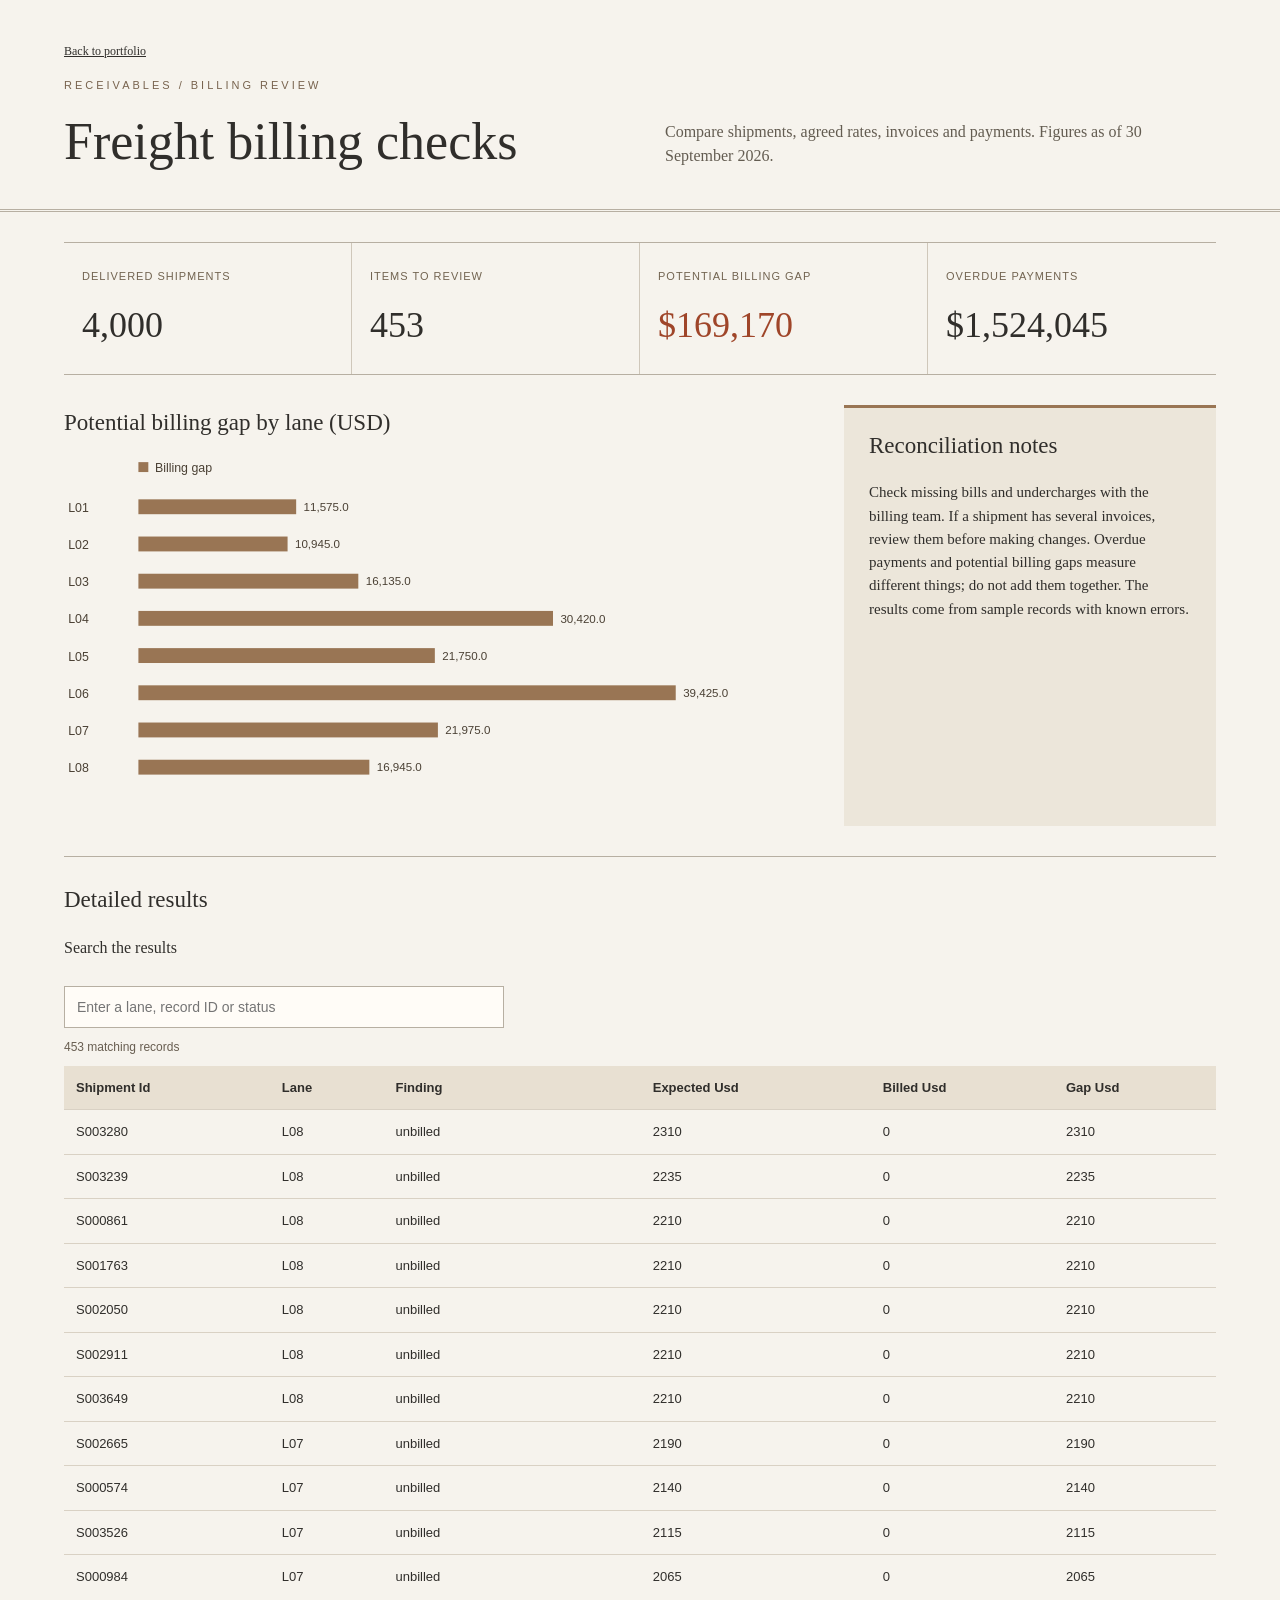
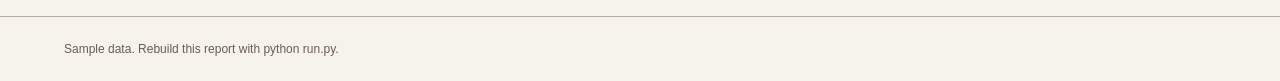
<file: reports/revenue.html>
<!doctype html><html lang="en"><meta charset="utf-8"><meta name="viewport" content="width=device-width,initial-scale=1">
    <title>Freight billing checks</title><style>*{box-sizing:border-box}body{margin:0;background:#f6f3ed;color:#302e2b;font:16px/1.55 Georgia,serif}header{padding:42px 5vw 24px;border-bottom:3px double #b7afa2;display:grid;grid-template-columns:1fr 1fr;gap:8px 50px}header small{grid-column:1/-1;letter-spacing:3px;font:11px Arial;color:#78634e}h1{font-size:52px;line-height:1.05;font-weight:400;margin:16px 0}header p{max-width:520px;align-self:end;color:#635c51}main{max-width:1500px;margin:auto;padding:30px 5vw}.cards{display:grid;grid-template-columns:repeat(4,1fr);border-block:1px solid #b7afa2;margin-bottom:30px}.cards article{padding:20px 18px;border-right:1px solid #cfc7ba}.cards article:last-child{border:0}.cards small{font:11px Arial;text-transform:uppercase;letter-spacing:1px;color:#726451}.cards strong{display:block;font-size:36px;font-weight:400;margin-top:10px}.cards article:nth-child(3){color:#9f4529}.overview{display:grid;grid-template-columns:2fr 1fr;gap:36px}.overview>section{min-width:0}.notes{padding:20px 25px;background:#ece6da;border-top:3px solid #997554;font-size:15px}h2{font-size:23px;font-weight:400;margin:0 0 18px}.results{margin-top:30px;border-top:1px solid #b7afa2;padding-top:25px}input{font:14px Arial;padding:12px;border:1px solid #b7afa2;background:#fffcf7;width:min(440px,100%)}.scroll{overflow:auto;max-height:520px}table{border-collapse:collapse;width:100%;font:13px/1.5 Arial}td,th{padding:12px;border-bottom:1px solid #d9d1c4;text-align:left;white-space:nowrap}th{background:#e8e0d2;position:sticky;top:0;text-transform:capitalize}tr:hover{background:#eee6d8}.count,footer{font:12px Arial;color:#685e51}footer{padding:25px 5vw;border-top:1px solid #b7afa2}svg{display:block}svg text{fill:#4a4034;font-family:Arial}a{color:inherit}@media(max-width:760px){header,.overview{grid-template-columns:1fr}h1{font-size:36px}.cards{grid-template-columns:1fr 1fr}.cards strong{font-size:26px}.notes{margin-top:20px}}</style>
    <header><a style="display:block;grid-column:1/-1;font-size:12px;margin-bottom:10px" href="../index.html#projects">Back to portfolio</a><small>RECEIVABLES / BILLING REVIEW</small><h1>Freight billing checks</h1><p>Compare shipments, agreed rates, invoices and payments. Figures as of 30 September 2026.</p></header>
    <main><div class="cards"><article><small>Delivered shipments</small><strong>4,000</strong></article><article><small>Items to review</small><strong>453</strong></article><article><small>Potential billing gap</small><strong>$169,170</strong></article><article><small>Overdue payments</small><strong>$1,524,045</strong></article></div><div class="overview"><section class="chart-panel"><h2>Potential billing gap by lane (USD)</h2><svg role="img" aria-label="Potential billing gap by lane (USD)" viewBox="0 0 900 445" style="width:100%;max-width:1100px"><rect x="90" y="5" width="12" height="12" fill="#997554"/><text x="110" y="17" font-size="15">Billing gap</text><text x="5" y="65" font-size="15">L01</text><rect x="90" y="50" width="190.84" height="18" fill="#997554"/><text x="289.84" y="64" font-size="14">11,575.0</text><text x="5" y="110" font-size="15">L02</text><rect x="90" y="95" width="180.45" height="18" fill="#997554"/><text x="279.45" y="109" font-size="14">10,945.0</text><text x="5" y="155" font-size="15">L03</text><rect x="90" y="140" width="266.02" height="18" fill="#997554"/><text x="365.02" y="154" font-size="14">16,135.0</text><text x="5" y="200" font-size="15">L04</text><rect x="90" y="185" width="501.53" height="18" fill="#997554"/><text x="600.53" y="199" font-size="14">30,420.0</text><text x="5" y="245" font-size="15">L05</text><rect x="90" y="230" width="358.59" height="18" fill="#997554"/><text x="457.59" y="244" font-size="14">21,750.0</text><text x="5" y="290" font-size="15">L06</text><rect x="90" y="275" width="650.00" height="18" fill="#997554"/><text x="749.00" y="289" font-size="14">39,425.0</text><text x="5" y="335" font-size="15">L07</text><rect x="90" y="320" width="362.30" height="18" fill="#997554"/><text x="461.30" y="334" font-size="14">21,975.0</text><text x="5" y="380" font-size="15">L08</text><rect x="90" y="365" width="279.37" height="18" fill="#997554"/><text x="378.37" y="379" font-size="14">16,945.0</text></svg></section><section class="notes"><h2>Reconciliation notes</h2><p>Check missing bills and undercharges with the billing team. If a shipment has several invoices, review them before making changes. Overdue payments and potential billing gaps measure different things; do not add them together. The results come from sample records with known errors.</p></section></div><section class="results"><h2>Detailed results</h2><label for="filter">Search the results</label><br><br><input id="filter" placeholder="Enter a lane, record ID or status"><p class="count" id="count"></p><div class="scroll"><table><thead><tr><th>shipment id</th><th>lane</th><th>finding</th><th>expected usd</th><th>billed usd</th><th>gap usd</th></tr></thead><tbody id="rows"></tbody></table></div></section></main><footer>Sample data. Rebuild this report with python run.py.</footer>
    <script>const data=[{"shipment_id": "S003280", "lane": "L08", "finding": "unbilled", "expected_usd": 2310.0, "billed_usd": 0.0, "gap_usd": 2310.0}, {"shipment_id": "S003239", "lane": "L08", "finding": "unbilled", "expected_usd": 2235.0, "billed_usd": 0.0, "gap_usd": 2235.0}, {"shipment_id": "S000861", "lane": "L08", "finding": "unbilled", "expected_usd": 2210.0, "billed_usd": 0.0, "gap_usd": 2210.0}, {"shipment_id": "S001763", "lane": "L08", "finding": "unbilled", "expected_usd": 2210.0, "billed_usd": 0.0, "gap_usd": 2210.0}, {"shipment_id": "S002050", "lane": "L08", "finding": "unbilled", "expected_usd": 2210.0, "billed_usd": 0.0, "gap_usd": 2210.0}, {"shipment_id": "S002911", "lane": "L08", "finding": "unbilled", "expected_usd": 2210.0, "billed_usd": 0.0, "gap_usd": 2210.0}, {"shipment_id": "S003649", "lane": "L08", "finding": "unbilled", "expected_usd": 2210.0, "billed_usd": 0.0, "gap_usd": 2210.0}, {"shipment_id": "S002665", "lane": "L07", "finding": "unbilled", "expected_usd": 2190.0, "billed_usd": 0.0, "gap_usd": 2190.0}, {"shipment_id": "S000574", "lane": "L07", "finding": "unbilled", "expected_usd": 2140.0, "billed_usd": 0.0, "gap_usd": 2140.0}, {"shipment_id": "S003526", "lane": "L07", "finding": "unbilled", "expected_usd": 2115.0, "billed_usd": 0.0, "gap_usd": 2115.0}, {"shipment_id": "S000984", "lane": "L07", "finding": "unbilled", "expected_usd": 2065.0, "billed_usd": 0.0, "gap_usd": 2065.0}, {"shipment_id": "S000451", "lane": "L07", "finding": "unbilled", "expected_usd": 2040.0, "billed_usd": 0.0, "gap_usd": 2040.0}, {"shipment_id": "S002091", "lane": "L07", "finding": "unbilled", "expected_usd": 2040.0, "billed_usd": 0.0, "gap_usd": 2040.0}, {"shipment_id": "S001148", "lane": "L06", "finding": "unbilled", "expected_usd": 2020.0, "billed_usd": 0.0, "gap_usd": 2020.0}, {"shipment_id": "S001394", "lane": "L06", "finding": "unbilled", "expected_usd": 2020.0, "billed_usd": 0.0, "gap_usd": 2020.0}, {"shipment_id": "S003895", "lane": "L06", "finding": "unbilled", "expected_usd": 2020.0, "billed_usd": 0.0, "gap_usd": 2020.0}, {"shipment_id": "S002255", "lane": "L07", "finding": "unbilled", "expected_usd": 1990.0, "billed_usd": 0.0, "gap_usd": 1990.0}, {"shipment_id": "S002501", "lane": "L07", "finding": "unbilled", "expected_usd": 1990.0, "billed_usd": 0.0, "gap_usd": 1990.0}, {"shipment_id": "S003854", "lane": "L07", "finding": "unbilled", "expected_usd": 1990.0, "billed_usd": 0.0, "gap_usd": 1990.0}, {"shipment_id": "S003977", "lane": "L07", "finding": "unbilled", "expected_usd": 1990.0, "billed_usd": 0.0, "gap_usd": 1990.0}, {"shipment_id": "S000246", "lane": "L06", "finding": "unbilled", "expected_usd": 1970.0, "billed_usd": 0.0, "gap_usd": 1970.0}, {"shipment_id": "S002173", "lane": "L06", "finding": "unbilled", "expected_usd": 1970.0, "billed_usd": 0.0, "gap_usd": 1970.0}, {"shipment_id": "S002378", "lane": "L06", "finding": "unbilled", "expected_usd": 1970.0, "billed_usd": 0.0, "gap_usd": 1970.0}, {"shipment_id": "S001230", "lane": "L06", "finding": "unbilled", "expected_usd": 1945.0, "billed_usd": 0.0, "gap_usd": 1945.0}, {"shipment_id": "S002706", "lane": "L06", "finding": "unbilled", "expected_usd": 1945.0, "billed_usd": 0.0, "gap_usd": 1945.0}, {"shipment_id": "S001271", "lane": "L06", "finding": "unbilled", "expected_usd": 1895.0, "billed_usd": 0.0, "gap_usd": 1895.0}, {"shipment_id": "S001968", "lane": "L06", "finding": "unbilled", "expected_usd": 1895.0, "billed_usd": 0.0, "gap_usd": 1895.0}, {"shipment_id": "S003608", "lane": "L06", "finding": "unbilled", "expected_usd": 1895.0, "billed_usd": 0.0, "gap_usd": 1895.0}, {"shipment_id": "S000369", "lane": "L06", "finding": "unbilled", "expected_usd": 1870.0, "billed_usd": 0.0, "gap_usd": 1870.0}, {"shipment_id": "S000533", "lane": "L06", "finding": "unbilled", "expected_usd": 1870.0, "billed_usd": 0.0, "gap_usd": 1870.0}, {"shipment_id": "S001312", "lane": "L06", "finding": "unbilled", "expected_usd": 1870.0, "billed_usd": 0.0, "gap_usd": 1870.0}, {"shipment_id": "S001435", "lane": "L06", "finding": "unbilled", "expected_usd": 1870.0, "billed_usd": 0.0, "gap_usd": 1870.0}, {"shipment_id": "S001804", "lane": "L06", "finding": "unbilled", "expected_usd": 1870.0, "billed_usd": 0.0, "gap_usd": 1870.0}, {"shipment_id": "S003403", "lane": "L06", "finding": "unbilled", "expected_usd": 1870.0, "billed_usd": 0.0, "gap_usd": 1870.0}, {"shipment_id": "S000738", "lane": "L06", "finding": "unbilled", "expected_usd": 1820.0, "billed_usd": 0.0, "gap_usd": 1820.0}, {"shipment_id": "S000943", "lane": "L06", "finding": "unbilled", "expected_usd": 1820.0, "billed_usd": 0.0, "gap_usd": 1820.0}, {"shipment_id": "S003321", "lane": "L06", "finding": "unbilled", "expected_usd": 1820.0, "billed_usd": 0.0, "gap_usd": 1820.0}, {"shipment_id": "S002214", "lane": "L05", "finding": "unbilled", "expected_usd": 1800.0, "billed_usd": 0.0, "gap_usd": 1800.0}, {"shipment_id": "S001722", "lane": "L05", "finding": "unbilled", "expected_usd": 1775.0, "billed_usd": 0.0, "gap_usd": 1775.0}, {"shipment_id": "S001886", "lane": "L05", "finding": "unbilled", "expected_usd": 1725.0, "billed_usd": 0.0, "gap_usd": 1725.0}, {"shipment_id": "S000041", "lane": "L05", "finding": "unbilled", "expected_usd": 1700.0, "billed_usd": 0.0, "gap_usd": 1700.0}, {"shipment_id": "S001353", "lane": "L05", "finding": "unbilled", "expected_usd": 1700.0, "billed_usd": 0.0, "gap_usd": 1700.0}, {"shipment_id": "S003116", "lane": "L05", "finding": "unbilled", "expected_usd": 1700.0, "billed_usd": 0.0, "gap_usd": 1700.0}, {"shipment_id": "S003362", "lane": "L05", "finding": "unbilled", "expected_usd": 1700.0, "billed_usd": 0.0, "gap_usd": 1700.0}, {"shipment_id": "S003813", "lane": "L05", "finding": "unbilled", "expected_usd": 1700.0, "billed_usd": 0.0, "gap_usd": 1700.0}, {"shipment_id": "S002337", "lane": "L04", "finding": "unbilled", "expected_usd": 1680.0, "billed_usd": 0.0, "gap_usd": 1680.0}, {"shipment_id": "S003690", "lane": "L04", "finding": "unbilled", "expected_usd": 1680.0, "billed_usd": 0.0, "gap_usd": 1680.0}, {"shipment_id": "S000328", "lane": "L05", "finding": "unbilled", "expected_usd": 1650.0, "billed_usd": 0.0, "gap_usd": 1650.0}, {"shipment_id": "S000656", "lane": "L05", "finding": "unbilled", "expected_usd": 1650.0, "billed_usd": 0.0, "gap_usd": 1650.0}, {"shipment_id": "S000820", "lane": "L05", "finding": "unbilled", "expected_usd": 1650.0, "billed_usd": 0.0, "gap_usd": 1650.0}, {"shipment_id": "S003444", "lane": "L05", "finding": "unbilled", "expected_usd": 1650.0, "billed_usd": 0.0, "gap_usd": 1650.0}, {"shipment_id": "S000615", "lane": "L04", "finding": "unbilled", "expected_usd": 1630.0, "billed_usd": 0.0, "gap_usd": 1630.0}, {"shipment_id": "S001066", "lane": "L04", "finding": "unbilled", "expected_usd": 1630.0, "billed_usd": 0.0, "gap_usd": 1630.0}, {"shipment_id": "S002829", "lane": "L04", "finding": "unbilled", "expected_usd": 1630.0, "billed_usd": 0.0, "gap_usd": 1630.0}, {"shipment_id": "S001476", "lane": "L04", "finding": "unbilled", "expected_usd": 1605.0, "billed_usd": 0.0, "gap_usd": 1605.0}, {"shipment_id": "S000123", "lane": "L04", "finding": "unbilled", "expected_usd": 1555.0, "billed_usd": 0.0, "gap_usd": 1555.0}, {"shipment_id": "S002788", "lane": "L04", "finding": "unbilled", "expected_usd": 1555.0, "billed_usd": 0.0, "gap_usd": 1555.0}, {"shipment_id": "S000410", "lane": "L04", "finding": "unbilled", "expected_usd": 1530.0, "billed_usd": 0.0, "gap_usd": 1530.0}, {"shipment_id": "S001189", "lane": "L04", "finding": "unbilled", "expected_usd": 1530.0, "billed_usd": 0.0, "gap_usd": 1530.0}, {"shipment_id": "S002542", "lane": "L04", "finding": "unbilled", "expected_usd": 1530.0, "billed_usd": 0.0, "gap_usd": 1530.0}, {"shipment_id": "S003936", "lane": "L04", "finding": "unbilled", "expected_usd": 1530.0, "billed_usd": 0.0, "gap_usd": 1530.0}, {"shipment_id": "S000082", "lane": "L04", "finding": "unbilled", "expected_usd": 1480.0, "billed_usd": 0.0, "gap_usd": 1480.0}, {"shipment_id": "S001640", "lane": "L04", "finding": "unbilled", "expected_usd": 1480.0, "billed_usd": 0.0, "gap_usd": 1480.0}, {"shipment_id": "S001927", "lane": "L04", "finding": "unbilled", "expected_usd": 1480.0, "billed_usd": 0.0, "gap_usd": 1480.0}, {"shipment_id": "S002870", "lane": "L04", "finding": "unbilled", "expected_usd": 1480.0, "billed_usd": 0.0, "gap_usd": 1480.0}, {"shipment_id": "S002993", "lane": "L04", "finding": "unbilled", "expected_usd": 1480.0, "billed_usd": 0.0, "gap_usd": 1480.0}, {"shipment_id": "S003485", "lane": "L04", "finding": "unbilled", "expected_usd": 1480.0, "billed_usd": 0.0, "gap_usd": 1480.0}, {"shipment_id": "S003731", "lane": "L04", "finding": "unbilled", "expected_usd": 1480.0, "billed_usd": 0.0, "gap_usd": 1480.0}, {"shipment_id": "S002952", "lane": "L03", "finding": "unbilled", "expected_usd": 1460.0, "billed_usd": 0.0, "gap_usd": 1460.0}, {"shipment_id": "S000902", "lane": "L03", "finding": "unbilled", "expected_usd": 1435.0, "billed_usd": 0.0, "gap_usd": 1435.0}, {"shipment_id": "S001517", "lane": "L03", "finding": "unbilled", "expected_usd": 1435.0, "billed_usd": 0.0, "gap_usd": 1435.0}, {"shipment_id": "S003567", "lane": "L03", "finding": "unbilled", "expected_usd": 1385.0, "billed_usd": 0.0, "gap_usd": 1385.0}, {"shipment_id": "S001681", "lane": "L03", "finding": "unbilled", "expected_usd": 1360.0, "billed_usd": 0.0, "gap_usd": 1360.0}, {"shipment_id": "S001558", "lane": "L02", "finding": "unbilled", "expected_usd": 1340.0, "billed_usd": 0.0, "gap_usd": 1340.0}, {"shipment_id": "S000205", "lane": "L03", "finding": "unbilled", "expected_usd": 1310.0, "billed_usd": 0.0, "gap_usd": 1310.0}, {"shipment_id": "S000287", "lane": "L03", "finding": "unbilled", "expected_usd": 1310.0, "billed_usd": 0.0, "gap_usd": 1310.0}, {"shipment_id": "S001599", "lane": "L03", "finding": "unbilled", "expected_usd": 1310.0, "billed_usd": 0.0, "gap_usd": 1310.0}, {"shipment_id": "S002624", "lane": "L03", "finding": "unbilled", "expected_usd": 1310.0, "billed_usd": 0.0, "gap_usd": 1310.0}, {"shipment_id": "S003034", "lane": "L03", "finding": "unbilled", "expected_usd": 1310.0, "billed_usd": 0.0, "gap_usd": 1310.0}, {"shipment_id": "S003075", "lane": "L03", "finding": "unbilled", "expected_usd": 1310.0, "billed_usd": 0.0, "gap_usd": 1310.0}, {"shipment_id": "S000164", "lane": "L02", "finding": "unbilled", "expected_usd": 1290.0, "billed_usd": 0.0, "gap_usd": 1290.0}, {"shipment_id": "S001025", "lane": "L02", "finding": "unbilled", "expected_usd": 1265.0, "billed_usd": 0.0, "gap_usd": 1265.0}, {"shipment_id": "S000492", "lane": "L02", "finding": "unbilled", "expected_usd": 1190.0, "billed_usd": 0.0, "gap_usd": 1190.0}, {"shipment_id": "S001107", "lane": "L02", "finding": "unbilled", "expected_usd": 1190.0, "billed_usd": 0.0, "gap_usd": 1190.0}, {"shipment_id": "S002132", "lane": "L02", "finding": "unbilled", "expected_usd": 1190.0, "billed_usd": 0.0, "gap_usd": 1190.0}, {"shipment_id": "S002583", "lane": "L01", "finding": "unbilled", "expected_usd": 1170.0, "billed_usd": 0.0, "gap_usd": 1170.0}, {"shipment_id": "S000697", "lane": "L02", "finding": "unbilled", "expected_usd": 1140.0, "billed_usd": 0.0, "gap_usd": 1140.0}, {"shipment_id": "S002419", "lane": "L02", "finding": "unbilled", "expected_usd": 1140.0, "billed_usd": 0.0, "gap_usd": 1140.0}, {"shipment_id": "S002460", "lane": "L01", "finding": "unbilled", "expected_usd": 1120.0, "billed_usd": 0.0, "gap_usd": 1120.0}, {"shipment_id": "S001845", "lane": "L01", "finding": "unbilled", "expected_usd": 1095.0, "billed_usd": 0.0, "gap_usd": 1095.0}, {"shipment_id": "S002296", "lane": "L01", "finding": "unbilled", "expected_usd": 1045.0, "billed_usd": 0.0, "gap_usd": 1045.0}, {"shipment_id": "S002747", "lane": "L01", "finding": "unbilled", "expected_usd": 1045.0, "billed_usd": 0.0, "gap_usd": 1045.0}, {"shipment_id": "S003157", "lane": "L01", "finding": "unbilled", "expected_usd": 1045.0, "billed_usd": 0.0, "gap_usd": 1045.0}, {"shipment_id": "S003198", "lane": "L01", "finding": "unbilled", "expected_usd": 1020.0, "billed_usd": 0.0, "gap_usd": 1020.0}, {"shipment_id": "S000779", "lane": "L01", "finding": "unbilled", "expected_usd": 970.0, "billed_usd": 0.0, "gap_usd": 970.0}, {"shipment_id": "S002009", "lane": "L01", "finding": "unbilled", "expected_usd": 970.0, "billed_usd": 0.0, "gap_usd": 970.0}, {"shipment_id": "S003772", "lane": "L01", "finding": "unbilled", "expected_usd": 970.0, "billed_usd": 0.0, "gap_usd": 970.0}, {"shipment_id": "S000029", "lane": "L04", "finding": "underbilled", "expected_usd": 1530.0, "billed_usd": 1455.0, "gap_usd": 75.0}, {"shipment_id": "S000058", "lane": "L07", "finding": "underbilled", "expected_usd": 1990.0, "billed_usd": 1915.0, "gap_usd": 75.0}, {"shipment_id": "S000087", "lane": "L08", "finding": "underbilled", "expected_usd": 2310.0, "billed_usd": 2235.0, "gap_usd": 75.0}, {"shipment_id": "S000116", "lane": "L05", "finding": "underbilled", "expected_usd": 1725.0, "billed_usd": 1650.0, "gap_usd": 75.0}, {"shipment_id": "S000145", "lane": "L06", "finding": "underbilled", "expected_usd": 2020.0, "billed_usd": 1945.0, "gap_usd": 75.0}, {"shipment_id": "S000174", "lane": "L03", "finding": "underbilled", "expected_usd": 1510.0, "billed_usd": 1435.0, "gap_usd": 75.0}, {"shipment_id": "S000203", "lane": "L01", "finding": "underbilled", "expected_usd": 1095.0, "billed_usd": 1020.0, "gap_usd": 75.0}, {"shipment_id": "S000232", "lane": "L08", "finding": "underbilled", "expected_usd": 2210.0, "billed_usd": 2135.0, "gap_usd": 75.0}, {"shipment_id": "S000261", "lane": "L05", "finding": "underbilled", "expected_usd": 1850.0, "billed_usd": 1775.0, "gap_usd": 75.0}, {"shipment_id": "S000290", "lane": "L07", "finding": "underbilled", "expected_usd": 2040.0, "billed_usd": 1965.0, "gap_usd": 75.0}, {"shipment_id": "S000319", "lane": "L07", "finding": "underbilled", "expected_usd": 2140.0, "billed_usd": 2065.0, "gap_usd": 75.0}, {"shipment_id": "S000348", "lane": "L08", "finding": "underbilled", "expected_usd": 2210.0, "billed_usd": 2135.0, "gap_usd": 75.0}, {"shipment_id": "S000377", "lane": "L01", "finding": "underbilled", "expected_usd": 1020.0, "billed_usd": 945.0, "gap_usd": 75.0}, {"shipment_id": "S000406", "lane": "L06", "finding": "underbilled", "expected_usd": 1945.0, "billed_usd": 1870.0, "gap_usd": 75.0}, {"shipment_id": "S000435", "lane": "L05", "finding": "underbilled", "expected_usd": 1700.0, "billed_usd": 1625.0, "gap_usd": 75.0}, {"shipment_id": "S000464", "lane": "L03", "finding": "underbilled", "expected_usd": 1360.0, "billed_usd": 1285.0, "gap_usd": 75.0}, {"shipment_id": "S000493", "lane": "L02", "finding": "underbilled", "expected_usd": 1340.0, "billed_usd": 1265.0, "gap_usd": 75.0}, {"shipment_id": "S000522", "lane": "L05", "finding": "underbilled", "expected_usd": 1850.0, "billed_usd": 1775.0, "gap_usd": 75.0}, {"shipment_id": "S000551", "lane": "L01", "finding": "underbilled", "expected_usd": 1020.0, "billed_usd": 945.0, "gap_usd": 75.0}, {"shipment_id": "S000580", "lane": "L07", "finding": "underbilled", "expected_usd": 1990.0, "billed_usd": 1915.0, "gap_usd": 75.0}, {"shipment_id": "S000609", "lane": "L01", "finding": "underbilled", "expected_usd": 970.0, "billed_usd": 895.0, "gap_usd": 75.0}, {"shipment_id": "S000638", "lane": "L02", "finding": "underbilled", "expected_usd": 1140.0, "billed_usd": 1065.0, "gap_usd": 75.0}, {"shipment_id": "S000667", "lane": "L07", "finding": "underbilled", "expected_usd": 1990.0, "billed_usd": 1915.0, "gap_usd": 75.0}, {"shipment_id": "S000696", "lane": "L05", "finding": "underbilled", "expected_usd": 1800.0, "billed_usd": 1725.0, "gap_usd": 75.0}, {"shipment_id": "S000725", "lane": "L03", "finding": "underbilled", "expected_usd": 1360.0, "billed_usd": 1285.0, "gap_usd": 75.0}, {"shipment_id": "S000754", "lane": "L02", "finding": "underbilled", "expected_usd": 1140.0, "billed_usd": 1065.0, "gap_usd": 75.0}, {"shipment_id": "S000783", "lane": "L07", "finding": "underbilled", "expected_usd": 2040.0, "billed_usd": 1965.0, "gap_usd": 75.0}, {"shipment_id": "S000812", "lane": "L05", "finding": "underbilled", "expected_usd": 1700.0, "billed_usd": 1625.0, "gap_usd": 75.0}, {"shipment_id": "S000841", "lane": "L01", "finding": "underbilled", "expected_usd": 1020.0, "billed_usd": 945.0, "gap_usd": 75.0}, {"shipment_id": "S000870", "lane": "L04", "finding": "underbilled", "expected_usd": 1680.0, "billed_usd": 1605.0, "gap_usd": 75.0}, {"shipment_id": "S000899", "lane": "L02", "finding": "underbilled", "expected_usd": 1190.0, "billed_usd": 1115.0, "gap_usd": 75.0}, {"shipment_id": "S000928", "lane": "L03", "finding": "underbilled", "expected_usd": 1435.0, "billed_usd": 1360.0, "gap_usd": 75.0}, {"shipment_id": "S000957", "lane": "L07", "finding": "underbilled", "expected_usd": 2065.0, "billed_usd": 1990.0, "gap_usd": 75.0}, {"shipment_id": "S000986", "lane": "L03", "finding": "underbilled", "expected_usd": 1435.0, "billed_usd": 1360.0, "gap_usd": 75.0}, {"shipment_id": "S001015", "lane": "L04", "finding": "underbilled", "expected_usd": 1555.0, "billed_usd": 1480.0, "gap_usd": 75.0}, {"shipment_id": "S001044", "lane": "L06", "finding": "underbilled", "expected_usd": 1820.0, "billed_usd": 1745.0, "gap_usd": 75.0}, {"shipment_id": "S001102", "lane": "L07", "finding": "underbilled", "expected_usd": 2040.0, "billed_usd": 1965.0, "gap_usd": 75.0}, {"shipment_id": "S001131", "lane": "L04", "finding": "underbilled", "expected_usd": 1605.0, "billed_usd": 1530.0, "gap_usd": 75.0}, {"shipment_id": "S001160", "lane": "L06", "finding": "underbilled", "expected_usd": 1820.0, "billed_usd": 1745.0, "gap_usd": 75.0}, {"shipment_id": "S001218", "lane": "L03", "finding": "underbilled", "expected_usd": 1360.0, "billed_usd": 1285.0, "gap_usd": 75.0}, {"shipment_id": "S001247", "lane": "L05", "finding": "underbilled", "expected_usd": 1650.0, "billed_usd": 1575.0, "gap_usd": 75.0}, {"shipment_id": "S001276", "lane": "L05", "finding": "underbilled", "expected_usd": 1650.0, "billed_usd": 1575.0, "gap_usd": 75.0}, {"shipment_id": "S001305", "lane": "L08", "finding": "underbilled", "expected_usd": 2310.0, "billed_usd": 2235.0, "gap_usd": 75.0}, {"shipment_id": "S001334", "lane": "L06", "finding": "underbilled", "expected_usd": 1895.0, "billed_usd": 1820.0, "gap_usd": 75.0}, {"shipment_id": "S001363", "lane": "L05", "finding": "underbilled", "expected_usd": 1700.0, "billed_usd": 1625.0, "gap_usd": 75.0}, {"shipment_id": "S001392", "lane": "L01", "finding": "underbilled", "expected_usd": 970.0, "billed_usd": 895.0, "gap_usd": 75.0}, {"shipment_id": "S001421", "lane": "L08", "finding": "underbilled", "expected_usd": 2160.0, "billed_usd": 2085.0, "gap_usd": 75.0}, {"shipment_id": "S001450", "lane": "L07", "finding": "underbilled", "expected_usd": 1990.0, "billed_usd": 1915.0, "gap_usd": 75.0}, {"shipment_id": "S001479", "lane": "L02", "finding": "underbilled", "expected_usd": 1290.0, "billed_usd": 1215.0, "gap_usd": 75.0}, {"shipment_id": "S001508", "lane": "L05", "finding": "underbilled", "expected_usd": 1650.0, "billed_usd": 1575.0, "gap_usd": 75.0}, {"shipment_id": "S001537", "lane": "L01", "finding": "underbilled", "expected_usd": 970.0, "billed_usd": 895.0, "gap_usd": 75.0}, {"shipment_id": "S001566", "lane": "L07", "finding": "underbilled", "expected_usd": 1990.0, "billed_usd": 1915.0, "gap_usd": 75.0}, {"shipment_id": "S001595", "lane": "L02", "finding": "underbilled", "expected_usd": 1215.0, "billed_usd": 1140.0, "gap_usd": 75.0}, {"shipment_id": "S001624", "lane": "L06", "finding": "underbilled", "expected_usd": 1820.0, "billed_usd": 1745.0, "gap_usd": 75.0}, {"shipment_id": "S001653", "lane": "L08", "finding": "underbilled", "expected_usd": 2310.0, "billed_usd": 2235.0, "gap_usd": 75.0}, {"shipment_id": "S001682", "lane": "L08", "finding": "underbilled", "expected_usd": 2160.0, "billed_usd": 2085.0, "gap_usd": 75.0}, {"shipment_id": "S001711", "lane": "L06", "finding": "underbilled", "expected_usd": 1945.0, "billed_usd": 1870.0, "gap_usd": 75.0}, {"shipment_id": "S001740", "lane": "L08", "finding": "underbilled", "expected_usd": 2160.0, "billed_usd": 2085.0, "gap_usd": 75.0}, {"shipment_id": "S001769", "lane": "L08", "finding": "underbilled", "expected_usd": 2360.0, "billed_usd": 2285.0, "gap_usd": 75.0}, {"shipment_id": "S001798", "lane": "L07", "finding": "underbilled", "expected_usd": 1990.0, "billed_usd": 1915.0, "gap_usd": 75.0}, {"shipment_id": "S001827", "lane": "L03", "finding": "underbilled", "expected_usd": 1310.0, "billed_usd": 1235.0, "gap_usd": 75.0}, {"shipment_id": "S001856", "lane": "L05", "finding": "underbilled", "expected_usd": 1725.0, "billed_usd": 1650.0, "gap_usd": 75.0}, {"shipment_id": "S001885", "lane": "L04", "finding": "underbilled", "expected_usd": 1630.0, "billed_usd": 1555.0, "gap_usd": 75.0}, {"shipment_id": "S001914", "lane": "L07", "finding": "underbilled", "expected_usd": 2140.0, "billed_usd": 2065.0, "gap_usd": 75.0}, {"shipment_id": "S001943", "lane": "L07", "finding": "underbilled", "expected_usd": 2040.0, "billed_usd": 1965.0, "gap_usd": 75.0}, {"shipment_id": "S001972", "lane": "L04", "finding": "underbilled", "expected_usd": 1555.0, "billed_usd": 1480.0, "gap_usd": 75.0}, {"shipment_id": "S002001", "lane": "L04", "finding": "underbilled", "expected_usd": 1555.0, "billed_usd": 1480.0, "gap_usd": 75.0}, {"shipment_id": "S002030", "lane": "L07", "finding": "underbilled", "expected_usd": 2140.0, "billed_usd": 2065.0, "gap_usd": 75.0}, {"shipment_id": "S002059", "lane": "L03", "finding": "underbilled", "expected_usd": 1310.0, "billed_usd": 1235.0, "gap_usd": 75.0}, {"shipment_id": "S002088", "lane": "L08", "finding": "underbilled", "expected_usd": 2210.0, "billed_usd": 2135.0, "gap_usd": 75.0}, {"shipment_id": "S002117", "lane": "L03", "finding": "underbilled", "expected_usd": 1360.0, "billed_usd": 1285.0, "gap_usd": 75.0}, {"shipment_id": "S002175", "lane": "L02", "finding": "underbilled", "expected_usd": 1290.0, "billed_usd": 1215.0, "gap_usd": 75.0}, {"shipment_id": "S002204", "lane": "L08", "finding": "underbilled", "expected_usd": 2160.0, "billed_usd": 2085.0, "gap_usd": 75.0}, {"shipment_id": "S002233", "lane": "L03", "finding": "underbilled", "expected_usd": 1510.0, "billed_usd": 1435.0, "gap_usd": 75.0}, {"shipment_id": "S002262", "lane": "L07", "finding": "underbilled", "expected_usd": 2140.0, "billed_usd": 2065.0, "gap_usd": 75.0}, {"shipment_id": "S002291", "lane": "L08", "finding": "underbilled", "expected_usd": 2235.0, "billed_usd": 2160.0, "gap_usd": 75.0}, {"shipment_id": "S002320", "lane": "L06", "finding": "underbilled", "expected_usd": 1870.0, "billed_usd": 1795.0, "gap_usd": 75.0}, {"shipment_id": "S002349", "lane": "L05", "finding": "underbilled", "expected_usd": 1850.0, "billed_usd": 1775.0, "gap_usd": 75.0}, {"shipment_id": "S002407", "lane": "L08", "finding": "underbilled", "expected_usd": 2210.0, "billed_usd": 2135.0, "gap_usd": 75.0}, {"shipment_id": "S002436", "lane": "L07", "finding": "underbilled", "expected_usd": 2190.0, "billed_usd": 2115.0, "gap_usd": 75.0}, {"shipment_id": "S002465", "lane": "L03", "finding": "underbilled", "expected_usd": 1385.0, "billed_usd": 1310.0, "gap_usd": 75.0}, {"shipment_id": "S002494", "lane": "L02", "finding": "underbilled", "expected_usd": 1190.0, "billed_usd": 1115.0, "gap_usd": 75.0}, {"shipment_id": "S002523", "lane": "L05", "finding": "underbilled", "expected_usd": 1725.0, "billed_usd": 1650.0, "gap_usd": 75.0}, {"shipment_id": "S002552", "lane": "L07", "finding": "underbilled", "expected_usd": 1990.0, "billed_usd": 1915.0, "gap_usd": 75.0}, {"shipment_id": "S002581", "lane": "L08", "finding": "underbilled", "expected_usd": 2310.0, "billed_usd": 2235.0, "gap_usd": 75.0}, {"shipment_id": "S002610", "lane": "L07", "finding": "underbilled", "expected_usd": 2065.0, "billed_usd": 1990.0, "gap_usd": 75.0}, {"shipment_id": "S002639", "lane": "L04", "finding": "underbilled", "expected_usd": 1480.0, "billed_usd": 1405.0, "gap_usd": 75.0}, {"shipment_id": "S002668", "lane": "L04", "finding": "underbilled", "expected_usd": 1630.0, "billed_usd": 1555.0, "gap_usd": 75.0}, {"shipment_id": "S002697", "lane": "L01", "finding": "underbilled", "expected_usd": 970.0, "billed_usd": 895.0, "gap_usd": 75.0}, {"shipment_id": "S002726", "lane": "L01", "finding": "underbilled", "expected_usd": 1120.0, "billed_usd": 1045.0, "gap_usd": 75.0}, {"shipment_id": "S002755", "lane": "L08", "finding": "underbilled", "expected_usd": 2310.0, "billed_usd": 2235.0, "gap_usd": 75.0}, {"shipment_id": "S002784", "lane": "L02", "finding": "underbilled", "expected_usd": 1215.0, "billed_usd": 1140.0, "gap_usd": 75.0}, {"shipment_id": "S002813", "lane": "L08", "finding": "underbilled", "expected_usd": 2310.0, "billed_usd": 2235.0, "gap_usd": 75.0}, {"shipment_id": "S002842", "lane": "L02", "finding": "underbilled", "expected_usd": 1340.0, "billed_usd": 1265.0, "gap_usd": 75.0}, {"shipment_id": "S002871", "lane": "L01", "finding": "underbilled", "expected_usd": 1045.0, "billed_usd": 970.0, "gap_usd": 75.0}, {"shipment_id": "S002900", "lane": "L02", "finding": "underbilled", "expected_usd": 1190.0, "billed_usd": 1115.0, "gap_usd": 75.0}, {"shipment_id": "S002929", "lane": "L06", "finding": "underbilled", "expected_usd": 1970.0, "billed_usd": 1895.0, "gap_usd": 75.0}, {"shipment_id": "S002958", "lane": "L05", "finding": "underbilled", "expected_usd": 1650.0, "billed_usd": 1575.0, "gap_usd": 75.0}, {"shipment_id": "S002987", "lane": "L03", "finding": "underbilled", "expected_usd": 1310.0, "billed_usd": 1235.0, "gap_usd": 75.0}, {"shipment_id": "S003016", "lane": "L06", "finding": "underbilled", "expected_usd": 1820.0, "billed_usd": 1745.0, "gap_usd": 75.0}, {"shipment_id": "S003045", "lane": "L06", "finding": "underbilled", "expected_usd": 1870.0, "billed_usd": 1795.0, "gap_usd": 75.0}, {"shipment_id": "S003074", "lane": "L06", "finding": "underbilled", "expected_usd": 2020.0, "billed_usd": 1945.0, "gap_usd": 75.0}, {"shipment_id": "S003103", "lane": "L02", "finding": "underbilled", "expected_usd": 1290.0, "billed_usd": 1215.0, "gap_usd": 75.0}, {"shipment_id": "S003132", "lane": "L06", "finding": "underbilled", "expected_usd": 1970.0, "billed_usd": 1895.0, "gap_usd": 75.0}, {"shipment_id": "S003161", "lane": "L03", "finding": "underbilled", "expected_usd": 1310.0, "billed_usd": 1235.0, "gap_usd": 75.0}, {"shipment_id": "S003190", "lane": "L06", "finding": "underbilled", "expected_usd": 1870.0, "billed_usd": 1795.0, "gap_usd": 75.0}, {"shipment_id": "S003248", "lane": "L01", "finding": "underbilled", "expected_usd": 1020.0, "billed_usd": 945.0, "gap_usd": 75.0}, {"shipment_id": "S003277", "lane": "L01", "finding": "underbilled", "expected_usd": 1020.0, "billed_usd": 945.0, "gap_usd": 75.0}, {"shipment_id": "S003306", "lane": "L05", "finding": "underbilled", "expected_usd": 1700.0, "billed_usd": 1625.0, "gap_usd": 75.0}, {"shipment_id": "S003335", "lane": "L01", "finding": "underbilled", "expected_usd": 1120.0, "billed_usd": 1045.0, "gap_usd": 75.0}, {"shipment_id": "S003364", "lane": "L08", "finding": "underbilled", "expected_usd": 2210.0, "billed_usd": 2135.0, "gap_usd": 75.0}, {"shipment_id": "S003393", "lane": "L04", "finding": "underbilled", "expected_usd": 1480.0, "billed_usd": 1405.0, "gap_usd": 75.0}, {"shipment_id": "S003422", "lane": "L04", "finding": "underbilled", "expected_usd": 1605.0, "billed_usd": 1530.0, "gap_usd": 75.0}, {"shipment_id": "S003451", "lane": "L07", "finding": "underbilled", "expected_usd": 2040.0, "billed_usd": 1965.0, "gap_usd": 75.0}, {"shipment_id": "S003480", "lane": "L02", "finding": "underbilled", "expected_usd": 1190.0, "billed_usd": 1115.0, "gap_usd": 75.0}, {"shipment_id": "S003509", "lane": "L01", "finding": "underbilled", "expected_usd": 970.0, "billed_usd": 895.0, "gap_usd": 75.0}, {"shipment_id": "S003538", "lane": "L04", "finding": "underbilled", "expected_usd": 1680.0, "billed_usd": 1605.0, "gap_usd": 75.0}, {"shipment_id": "S003596", "lane": "L01", "finding": "underbilled", "expected_usd": 970.0, "billed_usd": 895.0, "gap_usd": 75.0}, {"shipment_id": "S003625", "lane": "L03", "finding": "underbilled", "expected_usd": 1310.0, "billed_usd": 1235.0, "gap_usd": 75.0}, {"shipment_id": "S003654", "lane": "L02", "finding": "underbilled", "expected_usd": 1265.0, "billed_usd": 1190.0, "gap_usd": 75.0}, {"shipment_id": "S003683", "lane": "L08", "finding": "underbilled", "expected_usd": 2210.0, "billed_usd": 2135.0, "gap_usd": 75.0}, {"shipment_id": "S003712", "lane": "L03", "finding": "underbilled", "expected_usd": 1360.0, "billed_usd": 1285.0, "gap_usd": 75.0}, {"shipment_id": "S003741", "lane": "L03", "finding": "underbilled", "expected_usd": 1360.0, "billed_usd": 1285.0, "gap_usd": 75.0}, {"shipment_id": "S003770", "lane": "L05", "finding": "underbilled", "expected_usd": 1800.0, "billed_usd": 1725.0, "gap_usd": 75.0}, {"shipment_id": "S003799", "lane": "L06", "finding": "underbilled", "expected_usd": 1820.0, "billed_usd": 1745.0, "gap_usd": 75.0}, {"shipment_id": "S003828", "lane": "L04", "finding": "underbilled", "expected_usd": 1630.0, "billed_usd": 1555.0, "gap_usd": 75.0}, {"shipment_id": "S003857", "lane": "L02", "finding": "underbilled", "expected_usd": 1265.0, "billed_usd": 1190.0, "gap_usd": 75.0}, {"shipment_id": "S003886", "lane": "L05", "finding": "underbilled", "expected_usd": 1775.0, "billed_usd": 1700.0, "gap_usd": 75.0}, {"shipment_id": "S003915", "lane": "L02", "finding": "underbilled", "expected_usd": 1290.0, "billed_usd": 1215.0, "gap_usd": 75.0}, {"shipment_id": "S003944", "lane": "L05", "finding": "underbilled", "expected_usd": 1775.0, "billed_usd": 1700.0, "gap_usd": 75.0}, {"shipment_id": "S003973", "lane": "L06", "finding": "underbilled", "expected_usd": 1870.0, "billed_usd": 1795.0, "gap_usd": 75.0}, {"shipment_id": "S000031", "lane": "L06", "finding": "overbilled", "expected_usd": 1820.0, "billed_usd": 1870.0, "gap_usd": 0.0}, {"shipment_id": "S000037", "lane": "L07", "finding": "multiple_invoices", "expected_usd": 1990.0, "billed_usd": 3980.0, "gap_usd": 0.0}, {"shipment_id": "S000062", "lane": "L05", "finding": "overbilled", "expected_usd": 1850.0, "billed_usd": 1900.0, "gap_usd": 0.0}, {"shipment_id": "S000074", "lane": "L02", "finding": "multiple_invoices", "expected_usd": 1140.0, "billed_usd": 2280.0, "gap_usd": 0.0}, {"shipment_id": "S000093", "lane": "L06", "finding": "overbilled", "expected_usd": 1870.0, "billed_usd": 1920.0, "gap_usd": 0.0}, {"shipment_id": "S000111", "lane": "L08", "finding": "multiple_invoices", "expected_usd": 2210.0, "billed_usd": 4420.0, "gap_usd": 0.0}, {"shipment_id": "S000124", "lane": "L08", "finding": "overbilled", "expected_usd": 2160.0, "billed_usd": 2210.0, "gap_usd": 0.0}, {"shipment_id": "S000148", "lane": "L01", "finding": "multiple_invoices", "expected_usd": 1045.0, "billed_usd": 2090.0, "gap_usd": 0.0}, {"shipment_id": "S000155", "lane": "L02", "finding": "overbilled", "expected_usd": 1140.0, "billed_usd": 1190.0, "gap_usd": 0.0}, {"shipment_id": "S000185", "lane": "L06", "finding": "multiple_invoices", "expected_usd": 2020.0, "billed_usd": 4040.0, "gap_usd": 0.0}, {"shipment_id": "S000186", "lane": "L03", "finding": "overbilled", "expected_usd": 1360.0, "billed_usd": 1410.0, "gap_usd": 0.0}, {"shipment_id": "S000217", "lane": "L03", "finding": "overbilled", "expected_usd": 1310.0, "billed_usd": 1360.0, "gap_usd": 0.0}, {"shipment_id": "S000222", "lane": "L02", "finding": "multiple_invoices", "expected_usd": 1340.0, "billed_usd": 2680.0, "gap_usd": 0.0}, {"shipment_id": "S000248", "lane": "L03", "finding": "overbilled", "expected_usd": 1310.0, "billed_usd": 1360.0, "gap_usd": 0.0}, {"shipment_id": "S000259", "lane": "L03", "finding": "multiple_invoices", "expected_usd": 1360.0, "billed_usd": 2720.0, "gap_usd": 0.0}, {"shipment_id": "S000279", "lane": "L02", "finding": "overbilled", "expected_usd": 1140.0, "billed_usd": 1190.0, "gap_usd": 0.0}, {"shipment_id": "S000296", "lane": "L04", "finding": "multiple_invoices", "expected_usd": 1630.0, "billed_usd": 3260.0, "gap_usd": 0.0}, {"shipment_id": "S000310", "lane": "L07", "finding": "overbilled", "expected_usd": 2065.0, "billed_usd": 2115.0, "gap_usd": 0.0}, {"shipment_id": "S000333", "lane": "L08", "finding": "multiple_invoices", "expected_usd": 2235.0, "billed_usd": 4470.0, "gap_usd": 0.0}, {"shipment_id": "S000341", "lane": "L07", "finding": "overbilled", "expected_usd": 2140.0, "billed_usd": 2190.0, "gap_usd": 0.0}, {"shipment_id": "S000370", "lane": "L06", "finding": "multiple_invoices", "expected_usd": 1870.0, "billed_usd": 3740.0, "gap_usd": 0.0}, {"shipment_id": "S000372", "lane": "L07", "finding": "overbilled", "expected_usd": 1990.0, "billed_usd": 2040.0, "gap_usd": 0.0}, {"shipment_id": "S000403", "lane": "L01", "finding": "overbilled", "expected_usd": 1020.0, "billed_usd": 1070.0, "gap_usd": 0.0}, {"shipment_id": "S000407", "lane": "L08", "finding": "multiple_invoices", "expected_usd": 2285.0, "billed_usd": 4570.0, "gap_usd": 0.0}, {"shipment_id": "S000434", "lane": "L03", "finding": "overbilled", "expected_usd": 1435.0, "billed_usd": 1485.0, "gap_usd": 0.0}, {"shipment_id": "S000444", "lane": "L04", "finding": "multiple_invoices", "expected_usd": 1480.0, "billed_usd": 2960.0, "gap_usd": 0.0}, {"shipment_id": "S000465", "lane": "L02", "finding": "overbilled", "expected_usd": 1190.0, "billed_usd": 1240.0, "gap_usd": 0.0}, {"shipment_id": "S000481", "lane": "L01", "finding": "multiple_invoices", "expected_usd": 1045.0, "billed_usd": 2090.0, "gap_usd": 0.0}, {"shipment_id": "S000496", "lane": "L01", "finding": "overbilled", "expected_usd": 1020.0, "billed_usd": 1070.0, "gap_usd": 0.0}, {"shipment_id": "S000518", "lane": "L02", "finding": "multiple_invoices", "expected_usd": 1140.0, "billed_usd": 2280.0, "gap_usd": 0.0}, {"shipment_id": "S000527", "lane": "L06", "finding": "overbilled", "expected_usd": 1820.0, "billed_usd": 1870.0, "gap_usd": 0.0}, {"shipment_id": "S000555", "lane": "L02", "finding": "multiple_invoices", "expected_usd": 1140.0, "billed_usd": 2280.0, "gap_usd": 0.0}, {"shipment_id": "S000558", "lane": "L01", "finding": "overbilled", "expected_usd": 970.0, "billed_usd": 1020.0, "gap_usd": 0.0}, {"shipment_id": "S000589", "lane": "L02", "finding": "overbilled", "expected_usd": 1340.0, "billed_usd": 1390.0, "gap_usd": 0.0}, {"shipment_id": "S000592", "lane": "L08", "finding": "multiple_invoices", "expected_usd": 2360.0, "billed_usd": 4720.0, "gap_usd": 0.0}, {"shipment_id": "S000620", "lane": "L02", "finding": "overbilled", "expected_usd": 1190.0, "billed_usd": 1240.0, "gap_usd": 0.0}, {"shipment_id": "S000629", "lane": "L07", "finding": "multiple_invoices", "expected_usd": 2190.0, "billed_usd": 4380.0, "gap_usd": 0.0}, {"shipment_id": "S000651", "lane": "L07", "finding": "overbilled", "expected_usd": 1990.0, "billed_usd": 2040.0, "gap_usd": 0.0}, {"shipment_id": "S000666", "lane": "L06", "finding": "multiple_invoices", "expected_usd": 1820.0, "billed_usd": 3640.0, "gap_usd": 0.0}, {"shipment_id": "S000682", "lane": "L07", "finding": "overbilled", "expected_usd": 2040.0, "billed_usd": 2090.0, "gap_usd": 0.0}, {"shipment_id": "S000703", "lane": "L02", "finding": "multiple_invoices", "expected_usd": 1290.0, "billed_usd": 2580.0, "gap_usd": 0.0}, {"shipment_id": "S000713", "lane": "L04", "finding": "overbilled", "expected_usd": 1605.0, "billed_usd": 1655.0, "gap_usd": 0.0}, {"shipment_id": "S000740", "lane": "L02", "finding": "multiple_invoices", "expected_usd": 1190.0, "billed_usd": 2380.0, "gap_usd": 0.0}, {"shipment_id": "S000744", "lane": "L07", "finding": "overbilled", "expected_usd": 2065.0, "billed_usd": 2115.0, "gap_usd": 0.0}, {"shipment_id": "S000775", "lane": "L01", "finding": "overbilled", "expected_usd": 1020.0, "billed_usd": 1070.0, "gap_usd": 0.0}, {"shipment_id": "S000777", "lane": "L03", "finding": "multiple_invoices", "expected_usd": 1385.0, "billed_usd": 2770.0, "gap_usd": 0.0}, {"shipment_id": "S000806", "lane": "L02", "finding": "overbilled", "expected_usd": 1290.0, "billed_usd": 1340.0, "gap_usd": 0.0}, {"shipment_id": "S000814", "lane": "L06", "finding": "multiple_invoices", "expected_usd": 1945.0, "billed_usd": 3890.0, "gap_usd": 0.0}, {"shipment_id": "S000837", "lane": "L08", "finding": "overbilled", "expected_usd": 2285.0, "billed_usd": 2335.0, "gap_usd": 0.0}, {"shipment_id": "S000851", "lane": "L03", "finding": "multiple_invoices", "expected_usd": 1360.0, "billed_usd": 2720.0, "gap_usd": 0.0}, {"shipment_id": "S000868", "lane": "L02", "finding": "overbilled", "expected_usd": 1215.0, "billed_usd": 1265.0, "gap_usd": 0.0}, {"shipment_id": "S000888", "lane": "L05", "finding": "multiple_invoices", "expected_usd": 1775.0, "billed_usd": 3550.0, "gap_usd": 0.0}, {"shipment_id": "S000925", "lane": "L07", "finding": "multiple_invoices", "expected_usd": 2140.0, "billed_usd": 4280.0, "gap_usd": 0.0}, {"shipment_id": "S000930", "lane": "L07", "finding": "overbilled", "expected_usd": 1990.0, "billed_usd": 2040.0, "gap_usd": 0.0}, {"shipment_id": "S000961", "lane": "L07", "finding": "overbilled", "expected_usd": 2190.0, "billed_usd": 2240.0, "gap_usd": 0.0}, {"shipment_id": "S000962", "lane": "L01", "finding": "multiple_invoices", "expected_usd": 970.0, "billed_usd": 1940.0, "gap_usd": 0.0}, {"shipment_id": "S000992", "lane": "L03", "finding": "overbilled", "expected_usd": 1310.0, "billed_usd": 1360.0, "gap_usd": 0.0}, {"shipment_id": "S000999", "lane": "L05", "finding": "multiple_invoices", "expected_usd": 1700.0, "billed_usd": 3400.0, "gap_usd": 0.0}, {"shipment_id": "S001023", "lane": "L06", "finding": "overbilled", "expected_usd": 1970.0, "billed_usd": 2020.0, "gap_usd": 0.0}, {"shipment_id": "S001036", "lane": "L07", "finding": "multiple_invoices", "expected_usd": 1990.0, "billed_usd": 3980.0, "gap_usd": 0.0}, {"shipment_id": "S001054", "lane": "L02", "finding": "overbilled", "expected_usd": 1140.0, "billed_usd": 1190.0, "gap_usd": 0.0}, {"shipment_id": "S001073", "lane": "L08", "finding": "multiple_invoices", "expected_usd": 2210.0, "billed_usd": 4420.0, "gap_usd": 0.0}, {"shipment_id": "S001085", "lane": "L03", "finding": "overbilled", "expected_usd": 1385.0, "billed_usd": 1435.0, "gap_usd": 0.0}, {"shipment_id": "S001110", "lane": "L07", "finding": "multiple_invoices", "expected_usd": 2190.0, "billed_usd": 4380.0, "gap_usd": 0.0}, {"shipment_id": "S001116", "lane": "L01", "finding": "overbilled", "expected_usd": 1020.0, "billed_usd": 1070.0, "gap_usd": 0.0}, {"shipment_id": "S001147", "lane": "L06", "finding": "multiple_invoices", "expected_usd": 1870.0, "billed_usd": 3740.0, "gap_usd": 0.0}, {"shipment_id": "S001178", "lane": "L03", "finding": "overbilled", "expected_usd": 1310.0, "billed_usd": 1360.0, "gap_usd": 0.0}, {"shipment_id": "S001184", "lane": "L04", "finding": "multiple_invoices", "expected_usd": 1480.0, "billed_usd": 2960.0, "gap_usd": 0.0}, {"shipment_id": "S001209", "lane": "L03", "finding": "overbilled", "expected_usd": 1385.0, "billed_usd": 1435.0, "gap_usd": 0.0}, {"shipment_id": "S001221", "lane": "L02", "finding": "multiple_invoices", "expected_usd": 1190.0, "billed_usd": 2380.0, "gap_usd": 0.0}, {"shipment_id": "S001240", "lane": "L07", "finding": "overbilled", "expected_usd": 2190.0, "billed_usd": 2240.0, "gap_usd": 0.0}, {"shipment_id": "S001258", "lane": "L08", "finding": "multiple_invoices", "expected_usd": 2210.0, "billed_usd": 4420.0, "gap_usd": 0.0}, {"shipment_id": "S001295", "lane": "L04", "finding": "multiple_invoices", "expected_usd": 1555.0, "billed_usd": 3110.0, "gap_usd": 0.0}, {"shipment_id": "S001302", "lane": "L04", "finding": "overbilled", "expected_usd": 1630.0, "billed_usd": 1680.0, "gap_usd": 0.0}, {"shipment_id": "S001332", "lane": "L08", "finding": "multiple_invoices", "expected_usd": 2160.0, "billed_usd": 4320.0, "gap_usd": 0.0}, {"shipment_id": "S001333", "lane": "L02", "finding": "overbilled", "expected_usd": 1215.0, "billed_usd": 1265.0, "gap_usd": 0.0}, {"shipment_id": "S001364", "lane": "L02", "finding": "overbilled", "expected_usd": 1265.0, "billed_usd": 1315.0, "gap_usd": 0.0}, {"shipment_id": "S001369", "lane": "L06", "finding": "multiple_invoices", "expected_usd": 1820.0, "billed_usd": 3640.0, "gap_usd": 0.0}, {"shipment_id": "S001395", "lane": "L05", "finding": "overbilled", "expected_usd": 1700.0, "billed_usd": 1750.0, "gap_usd": 0.0}, {"shipment_id": "S001406", "lane": "L06", "finding": "multiple_invoices", "expected_usd": 1820.0, "billed_usd": 3640.0, "gap_usd": 0.0}, {"shipment_id": "S001426", "lane": "L06", "finding": "overbilled", "expected_usd": 1870.0, "billed_usd": 1920.0, "gap_usd": 0.0}, {"shipment_id": "S001443", "lane": "L07", "finding": "multiple_invoices", "expected_usd": 2040.0, "billed_usd": 4080.0, "gap_usd": 0.0}, {"shipment_id": "S001457", "lane": "L05", "finding": "overbilled", "expected_usd": 1850.0, "billed_usd": 1900.0, "gap_usd": 0.0}, {"shipment_id": "S001480", "lane": "L04", "finding": "multiple_invoices", "expected_usd": 1480.0, "billed_usd": 2960.0, "gap_usd": 0.0}, {"shipment_id": "S001488", "lane": "L05", "finding": "overbilled", "expected_usd": 1725.0, "billed_usd": 1775.0, "gap_usd": 0.0}, {"shipment_id": "S001519", "lane": "L08", "finding": "overbilled", "expected_usd": 2160.0, "billed_usd": 2210.0, "gap_usd": 0.0}, {"shipment_id": "S001550", "lane": "L01", "finding": "overbilled", "expected_usd": 1120.0, "billed_usd": 1170.0, "gap_usd": 0.0}, {"shipment_id": "S001554", "lane": "L05", "finding": "multiple_invoices", "expected_usd": 1775.0, "billed_usd": 3550.0, "gap_usd": 0.0}, {"shipment_id": "S001581", "lane": "L04", "finding": "overbilled", "expected_usd": 1480.0, "billed_usd": 1530.0, "gap_usd": 0.0}, {"shipment_id": "S001591", "lane": "L05", "finding": "multiple_invoices", "expected_usd": 1650.0, "billed_usd": 3300.0, "gap_usd": 0.0}, {"shipment_id": "S001612", "lane": "L08", "finding": "overbilled", "expected_usd": 2310.0, "billed_usd": 2360.0, "gap_usd": 0.0}, {"shipment_id": "S001628", "lane": "L07", "finding": "multiple_invoices", "expected_usd": 1990.0, "billed_usd": 3980.0, "gap_usd": 0.0}, {"shipment_id": "S001643", "lane": "L05", "finding": "overbilled", "expected_usd": 1650.0, "billed_usd": 1700.0, "gap_usd": 0.0}, {"shipment_id": "S001665", "lane": "L07", "finding": "multiple_invoices", "expected_usd": 2140.0, "billed_usd": 4280.0, "gap_usd": 0.0}, {"shipment_id": "S001674", "lane": "L08", "finding": "overbilled", "expected_usd": 2210.0, "billed_usd": 2260.0, "gap_usd": 0.0}, {"shipment_id": "S001702", "lane": "L07", "finding": "multiple_invoices", "expected_usd": 1990.0, "billed_usd": 3980.0, "gap_usd": 0.0}, {"shipment_id": "S001705", "lane": "L03", "finding": "overbilled", "expected_usd": 1310.0, "billed_usd": 1360.0, "gap_usd": 0.0}, {"shipment_id": "S001736", "lane": "L04", "finding": "overbilled", "expected_usd": 1630.0, "billed_usd": 1680.0, "gap_usd": 0.0}, {"shipment_id": "S001739", "lane": "L08", "finding": "multiple_invoices", "expected_usd": 2210.0, "billed_usd": 4420.0, "gap_usd": 0.0}, {"shipment_id": "S001767", "lane": "L03", "finding": "overbilled", "expected_usd": 1310.0, "billed_usd": 1360.0, "gap_usd": 0.0}, {"shipment_id": "S001776", "lane": "L05", "finding": "multiple_invoices", "expected_usd": 1650.0, "billed_usd": 3300.0, "gap_usd": 0.0}, {"shipment_id": "S001813", "lane": "L05", "finding": "multiple_invoices", "expected_usd": 1650.0, "billed_usd": 3300.0, "gap_usd": 0.0}, {"shipment_id": "S001829", "lane": "L05", "finding": "overbilled", "expected_usd": 1700.0, "billed_usd": 1750.0, "gap_usd": 0.0}, {"shipment_id": "S001850", "lane": "L03", "finding": "multiple_invoices", "expected_usd": 1310.0, "billed_usd": 2620.0, "gap_usd": 0.0}, {"shipment_id": "S001860", "lane": "L06", "finding": "overbilled", "expected_usd": 1895.0, "billed_usd": 1945.0, "gap_usd": 0.0}, {"shipment_id": "S001887", "lane": "L03", "finding": "multiple_invoices", "expected_usd": 1360.0, "billed_usd": 2720.0, "gap_usd": 0.0}, {"shipment_id": "S001891", "lane": "L01", "finding": "overbilled", "expected_usd": 970.0, "billed_usd": 1020.0, "gap_usd": 0.0}, {"shipment_id": "S001922", "lane": "L02", "finding": "overbilled", "expected_usd": 1215.0, "billed_usd": 1265.0, "gap_usd": 0.0}, {"shipment_id": "S001924", "lane": "L02", "finding": "multiple_invoices", "expected_usd": 1190.0, "billed_usd": 2380.0, "gap_usd": 0.0}, {"shipment_id": "S001953", "lane": "L04", "finding": "overbilled", "expected_usd": 1480.0, "billed_usd": 1530.0, "gap_usd": 0.0}, {"shipment_id": "S001961", "lane": "L08", "finding": "multiple_invoices", "expected_usd": 2160.0, "billed_usd": 4320.0, "gap_usd": 0.0}, {"shipment_id": "S001984", "lane": "L02", "finding": "overbilled", "expected_usd": 1340.0, "billed_usd": 1390.0, "gap_usd": 0.0}, {"shipment_id": "S001998", "lane": "L03", "finding": "multiple_invoices", "expected_usd": 1310.0, "billed_usd": 2620.0, "gap_usd": 0.0}, {"shipment_id": "S002015", "lane": "L06", "finding": "overbilled", "expected_usd": 1870.0, "billed_usd": 1920.0, "gap_usd": 0.0}, {"shipment_id": "S002035", "lane": "L03", "finding": "multiple_invoices", "expected_usd": 1510.0, "billed_usd": 3020.0, "gap_usd": 0.0}, {"shipment_id": "S002046", "lane": "L04", "finding": "overbilled", "expected_usd": 1530.0, "billed_usd": 1580.0, "gap_usd": 0.0}, {"shipment_id": "S002072", "lane": "L02", "finding": "multiple_invoices", "expected_usd": 1190.0, "billed_usd": 2380.0, "gap_usd": 0.0}, {"shipment_id": "S002077", "lane": "L01", "finding": "overbilled", "expected_usd": 1170.0, "billed_usd": 1220.0, "gap_usd": 0.0}, {"shipment_id": "S002108", "lane": "L06", "finding": "overbilled", "expected_usd": 2020.0, "billed_usd": 2070.0, "gap_usd": 0.0}, {"shipment_id": "S002109", "lane": "L04", "finding": "multiple_invoices", "expected_usd": 1555.0, "billed_usd": 3110.0, "gap_usd": 0.0}, {"shipment_id": "S002139", "lane": "L05", "finding": "overbilled", "expected_usd": 1650.0, "billed_usd": 1700.0, "gap_usd": 0.0}, {"shipment_id": "S002146", "lane": "L04", "finding": "multiple_invoices", "expected_usd": 1480.0, "billed_usd": 2960.0, "gap_usd": 0.0}, {"shipment_id": "S002170", "lane": "L06", "finding": "overbilled", "expected_usd": 1870.0, "billed_usd": 1920.0, "gap_usd": 0.0}, {"shipment_id": "S002183", "lane": "L06", "finding": "multiple_invoices", "expected_usd": 1870.0, "billed_usd": 3740.0, "gap_usd": 0.0}, {"shipment_id": "S002201", "lane": "L01", "finding": "overbilled", "expected_usd": 1170.0, "billed_usd": 1220.0, "gap_usd": 0.0}, {"shipment_id": "S002220", "lane": "L06", "finding": "multiple_invoices", "expected_usd": 1945.0, "billed_usd": 3890.0, "gap_usd": 0.0}, {"shipment_id": "S002232", "lane": "L07", "finding": "overbilled", "expected_usd": 2190.0, "billed_usd": 2240.0, "gap_usd": 0.0}, {"shipment_id": "S002257", "lane": "L04", "finding": "multiple_invoices", "expected_usd": 1680.0, "billed_usd": 3360.0, "gap_usd": 0.0}, {"shipment_id": "S002263", "lane": "L01", "finding": "overbilled", "expected_usd": 1020.0, "billed_usd": 1070.0, "gap_usd": 0.0}, {"shipment_id": "S002294", "lane": "L07", "finding": "multiple_invoices", "expected_usd": 2040.0, "billed_usd": 4080.0, "gap_usd": 0.0}, {"shipment_id": "S002325", "lane": "L02", "finding": "overbilled", "expected_usd": 1190.0, "billed_usd": 1240.0, "gap_usd": 0.0}, {"shipment_id": "S002331", "lane": "L02", "finding": "multiple_invoices", "expected_usd": 1340.0, "billed_usd": 2680.0, "gap_usd": 0.0}, {"shipment_id": "S002356", "lane": "L06", "finding": "overbilled", "expected_usd": 1870.0, "billed_usd": 1920.0, "gap_usd": 0.0}, {"shipment_id": "S002368", "lane": "L07", "finding": "multiple_invoices", "expected_usd": 2040.0, "billed_usd": 4080.0, "gap_usd": 0.0}, {"shipment_id": "S002387", "lane": "L08", "finding": "overbilled", "expected_usd": 2210.0, "billed_usd": 2260.0, "gap_usd": 0.0}, {"shipment_id": "S002405", "lane": "L08", "finding": "multiple_invoices", "expected_usd": 2160.0, "billed_usd": 4320.0, "gap_usd": 0.0}, {"shipment_id": "S002418", "lane": "L01", "finding": "overbilled", "expected_usd": 1020.0, "billed_usd": 1070.0, "gap_usd": 0.0}, {"shipment_id": "S002442", "lane": "L06", "finding": "multiple_invoices", "expected_usd": 1870.0, "billed_usd": 3740.0, "gap_usd": 0.0}, {"shipment_id": "S002449", "lane": "L02", "finding": "overbilled", "expected_usd": 1190.0, "billed_usd": 1240.0, "gap_usd": 0.0}, {"shipment_id": "S002479", "lane": "L01", "finding": "multiple_invoices", "expected_usd": 1095.0, "billed_usd": 2190.0, "gap_usd": 0.0}, {"shipment_id": "S002480", "lane": "L03", "finding": "overbilled", "expected_usd": 1435.0, "billed_usd": 1485.0, "gap_usd": 0.0}, {"shipment_id": "S002511", "lane": "L08", "finding": "overbilled", "expected_usd": 2160.0, "billed_usd": 2210.0, "gap_usd": 0.0}, {"shipment_id": "S002516", "lane": "L07", "finding": "multiple_invoices", "expected_usd": 2040.0, "billed_usd": 4080.0, "gap_usd": 0.0}, {"shipment_id": "S002553", "lane": "L04", "finding": "multiple_invoices", "expected_usd": 1530.0, "billed_usd": 3060.0, "gap_usd": 0.0}, {"shipment_id": "S002573", "lane": "L03", "finding": "overbilled", "expected_usd": 1385.0, "billed_usd": 1435.0, "gap_usd": 0.0}, {"shipment_id": "S002590", "lane": "L01", "finding": "multiple_invoices", "expected_usd": 1170.0, "billed_usd": 2340.0, "gap_usd": 0.0}, {"shipment_id": "S002604", "lane": "L06", "finding": "overbilled", "expected_usd": 1895.0, "billed_usd": 1945.0, "gap_usd": 0.0}, {"shipment_id": "S002627", "lane": "L05", "finding": "multiple_invoices", "expected_usd": 1725.0, "billed_usd": 3450.0, "gap_usd": 0.0}, {"shipment_id": "S002635", "lane": "L05", "finding": "overbilled", "expected_usd": 1700.0, "billed_usd": 1750.0, "gap_usd": 0.0}, {"shipment_id": "S002664", "lane": "L03", "finding": "multiple_invoices", "expected_usd": 1360.0, "billed_usd": 2720.0, "gap_usd": 0.0}, {"shipment_id": "S002666", "lane": "L06", "finding": "overbilled", "expected_usd": 2020.0, "billed_usd": 2070.0, "gap_usd": 0.0}, {"shipment_id": "S002701", "lane": "L07", "finding": "multiple_invoices", "expected_usd": 2190.0, "billed_usd": 4380.0, "gap_usd": 0.0}, {"shipment_id": "S002728", "lane": "L04", "finding": "overbilled", "expected_usd": 1680.0, "billed_usd": 1730.0, "gap_usd": 0.0}, {"shipment_id": "S002738", "lane": "L01", "finding": "multiple_invoices", "expected_usd": 1020.0, "billed_usd": 2040.0, "gap_usd": 0.0}, {"shipment_id": "S002759", "lane": "L07", "finding": "overbilled", "expected_usd": 2065.0, "billed_usd": 2115.0, "gap_usd": 0.0}, {"shipment_id": "S002775", "lane": "L02", "finding": "multiple_invoices", "expected_usd": 1190.0, "billed_usd": 2380.0, "gap_usd": 0.0}, {"shipment_id": "S002790", "lane": "L06", "finding": "overbilled", "expected_usd": 1820.0, "billed_usd": 1870.0, "gap_usd": 0.0}, {"shipment_id": "S002812", "lane": "L04", "finding": "multiple_invoices", "expected_usd": 1530.0, "billed_usd": 3060.0, "gap_usd": 0.0}, {"shipment_id": "S002821", "lane": "L05", "finding": "overbilled", "expected_usd": 1650.0, "billed_usd": 1700.0, "gap_usd": 0.0}, {"shipment_id": "S002849", "lane": "L02", "finding": "multiple_invoices", "expected_usd": 1190.0, "billed_usd": 2380.0, "gap_usd": 0.0}, {"shipment_id": "S002852", "lane": "L07", "finding": "overbilled", "expected_usd": 2040.0, "billed_usd": 2090.0, "gap_usd": 0.0}, {"shipment_id": "S002883", "lane": "L08", "finding": "overbilled", "expected_usd": 2160.0, "billed_usd": 2210.0, "gap_usd": 0.0}, {"shipment_id": "S002886", "lane": "L04", "finding": "multiple_invoices", "expected_usd": 1480.0, "billed_usd": 2960.0, "gap_usd": 0.0}, {"shipment_id": "S002914", "lane": "L01", "finding": "overbilled", "expected_usd": 1120.0, "billed_usd": 1170.0, "gap_usd": 0.0}, {"shipment_id": "S002923", "lane": "L05", "finding": "multiple_invoices", "expected_usd": 1650.0, "billed_usd": 3300.0, "gap_usd": 0.0}, {"shipment_id": "S002945", "lane": "L01", "finding": "overbilled", "expected_usd": 1020.0, "billed_usd": 1070.0, "gap_usd": 0.0}, {"shipment_id": "S002960", "lane": "L06", "finding": "multiple_invoices", "expected_usd": 1970.0, "billed_usd": 3940.0, "gap_usd": 0.0}, {"shipment_id": "S002976", "lane": "L04", "finding": "overbilled", "expected_usd": 1480.0, "billed_usd": 1530.0, "gap_usd": 0.0}, {"shipment_id": "S002997", "lane": "L07", "finding": "multiple_invoices", "expected_usd": 2140.0, "billed_usd": 4280.0, "gap_usd": 0.0}, {"shipment_id": "S003007", "lane": "L03", "finding": "overbilled", "expected_usd": 1360.0, "billed_usd": 1410.0, "gap_usd": 0.0}, {"shipment_id": "S003038", "lane": "L04", "finding": "overbilled", "expected_usd": 1530.0, "billed_usd": 1580.0, "gap_usd": 0.0}, {"shipment_id": "S003069", "lane": "L01", "finding": "overbilled", "expected_usd": 1020.0, "billed_usd": 1070.0, "gap_usd": 0.0}, {"shipment_id": "S003071", "lane": "L03", "finding": "multiple_invoices", "expected_usd": 1435.0, "billed_usd": 2870.0, "gap_usd": 0.0}, {"shipment_id": "S003100", "lane": "L08", "finding": "overbilled", "expected_usd": 2210.0, "billed_usd": 2260.0, "gap_usd": 0.0}, {"shipment_id": "S003108", "lane": "L01", "finding": "multiple_invoices", "expected_usd": 1045.0, "billed_usd": 2090.0, "gap_usd": 0.0}, {"shipment_id": "S003131", "lane": "L03", "finding": "overbilled", "expected_usd": 1510.0, "billed_usd": 1560.0, "gap_usd": 0.0}, {"shipment_id": "S003145", "lane": "L03", "finding": "multiple_invoices", "expected_usd": 1435.0, "billed_usd": 2870.0, "gap_usd": 0.0}, {"shipment_id": "S003162", "lane": "L02", "finding": "overbilled", "expected_usd": 1215.0, "billed_usd": 1265.0, "gap_usd": 0.0}, {"shipment_id": "S003182", "lane": "L04", "finding": "multiple_invoices", "expected_usd": 1480.0, "billed_usd": 2960.0, "gap_usd": 0.0}, {"shipment_id": "S003193", "lane": "L01", "finding": "overbilled", "expected_usd": 1120.0, "billed_usd": 1170.0, "gap_usd": 0.0}, {"shipment_id": "S003219", "lane": "L07", "finding": "multiple_invoices", "expected_usd": 2040.0, "billed_usd": 4080.0, "gap_usd": 0.0}, {"shipment_id": "S003224", "lane": "L06", "finding": "overbilled", "expected_usd": 1820.0, "billed_usd": 1870.0, "gap_usd": 0.0}, {"shipment_id": "S003255", "lane": "L01", "finding": "overbilled", "expected_usd": 970.0, "billed_usd": 1020.0, "gap_usd": 0.0}, {"shipment_id": "S003256", "lane": "L07", "finding": "multiple_invoices", "expected_usd": 1990.0, "billed_usd": 3980.0, "gap_usd": 0.0}, {"shipment_id": "S003286", "lane": "L02", "finding": "overbilled", "expected_usd": 1140.0, "billed_usd": 1190.0, "gap_usd": 0.0}, {"shipment_id": "S003293", "lane": "L05", "finding": "multiple_invoices", "expected_usd": 1650.0, "billed_usd": 3300.0, "gap_usd": 0.0}, {"shipment_id": "S003317", "lane": "L08", "finding": "overbilled", "expected_usd": 2360.0, "billed_usd": 2410.0, "gap_usd": 0.0}, {"shipment_id": "S003330", "lane": "L01", "finding": "multiple_invoices", "expected_usd": 970.0, "billed_usd": 1940.0, "gap_usd": 0.0}, {"shipment_id": "S003348", "lane": "L01", "finding": "overbilled", "expected_usd": 1095.0, "billed_usd": 1145.0, "gap_usd": 0.0}, {"shipment_id": "S003367", "lane": "L02", "finding": "multiple_invoices", "expected_usd": 1190.0, "billed_usd": 2380.0, "gap_usd": 0.0}, {"shipment_id": "S003379", "lane": "L03", "finding": "overbilled", "expected_usd": 1310.0, "billed_usd": 1360.0, "gap_usd": 0.0}, {"shipment_id": "S003404", "lane": "L07", "finding": "multiple_invoices", "expected_usd": 1990.0, "billed_usd": 3980.0, "gap_usd": 0.0}, {"shipment_id": "S003410", "lane": "L03", "finding": "overbilled", "expected_usd": 1460.0, "billed_usd": 1510.0, "gap_usd": 0.0}, {"shipment_id": "S003441", "lane": "L06", "finding": "multiple_invoices", "expected_usd": 1820.0, "billed_usd": 3640.0, "gap_usd": 0.0}, {"shipment_id": "S003472", "lane": "L01", "finding": "overbilled", "expected_usd": 1020.0, "billed_usd": 1070.0, "gap_usd": 0.0}, {"shipment_id": "S003478", "lane": "L03", "finding": "multiple_invoices", "expected_usd": 1310.0, "billed_usd": 2620.0, "gap_usd": 0.0}, {"shipment_id": "S003503", "lane": "L03", "finding": "overbilled", "expected_usd": 1360.0, "billed_usd": 1410.0, "gap_usd": 0.0}, {"shipment_id": "S003515", "lane": "L02", "finding": "multiple_invoices", "expected_usd": 1290.0, "billed_usd": 2580.0, "gap_usd": 0.0}, {"shipment_id": "S003534", "lane": "L04", "finding": "overbilled", "expected_usd": 1480.0, "billed_usd": 1530.0, "gap_usd": 0.0}, {"shipment_id": "S003552", "lane": "L07", "finding": "multiple_invoices", "expected_usd": 2115.0, "billed_usd": 4230.0, "gap_usd": 0.0}, {"shipment_id": "S003565", "lane": "L07", "finding": "overbilled", "expected_usd": 1990.0, "billed_usd": 2040.0, "gap_usd": 0.0}, {"shipment_id": "S003589", "lane": "L07", "finding": "multiple_invoices", "expected_usd": 2140.0, "billed_usd": 4280.0, "gap_usd": 0.0}, {"shipment_id": "S003626", "lane": "L01", "finding": "multiple_invoices", "expected_usd": 970.0, "billed_usd": 1940.0, "gap_usd": 0.0}, {"shipment_id": "S003627", "lane": "L07", "finding": "overbilled", "expected_usd": 2140.0, "billed_usd": 2190.0, "gap_usd": 0.0}, {"shipment_id": "S003658", "lane": "L05", "finding": "overbilled", "expected_usd": 1650.0, "billed_usd": 1700.0, "gap_usd": 0.0}, {"shipment_id": "S003663", "lane": "L04", "finding": "multiple_invoices", "expected_usd": 1530.0, "billed_usd": 3060.0, "gap_usd": 0.0}, {"shipment_id": "S003689", "lane": "L08", "finding": "overbilled", "expected_usd": 2210.0, "billed_usd": 2260.0, "gap_usd": 0.0}, {"shipment_id": "S003700", "lane": "L06", "finding": "multiple_invoices", "expected_usd": 2020.0, "billed_usd": 4040.0, "gap_usd": 0.0}, {"shipment_id": "S003720", "lane": "L07", "finding": "overbilled", "expected_usd": 2065.0, "billed_usd": 2115.0, "gap_usd": 0.0}, {"shipment_id": "S003737", "lane": "L04", "finding": "multiple_invoices", "expected_usd": 1480.0, "billed_usd": 2960.0, "gap_usd": 0.0}, {"shipment_id": "S003751", "lane": "L06", "finding": "overbilled", "expected_usd": 1820.0, "billed_usd": 1870.0, "gap_usd": 0.0}, {"shipment_id": "S003774", "lane": "L04", "finding": "multiple_invoices", "expected_usd": 1480.0, "billed_usd": 2960.0, "gap_usd": 0.0}, {"shipment_id": "S003782", "lane": "L01", "finding": "overbilled", "expected_usd": 1120.0, "billed_usd": 1170.0, "gap_usd": 0.0}, {"shipment_id": "S003811", "lane": "L07", "finding": "multiple_invoices", "expected_usd": 2140.0, "billed_usd": 4280.0, "gap_usd": 0.0}, {"shipment_id": "S003844", "lane": "L08", "finding": "overbilled", "expected_usd": 2235.0, "billed_usd": 2285.0, "gap_usd": 0.0}, {"shipment_id": "S003848", "lane": "L06", "finding": "multiple_invoices", "expected_usd": 1820.0, "billed_usd": 3640.0, "gap_usd": 0.0}, {"shipment_id": "S003875", "lane": "L08", "finding": "overbilled", "expected_usd": 2160.0, "billed_usd": 2210.0, "gap_usd": 0.0}, {"shipment_id": "S003885", "lane": "L03", "finding": "multiple_invoices", "expected_usd": 1310.0, "billed_usd": 2620.0, "gap_usd": 0.0}, {"shipment_id": "S003906", "lane": "L04", "finding": "overbilled", "expected_usd": 1480.0, "billed_usd": 1530.0, "gap_usd": 0.0}, {"shipment_id": "S003922", "lane": "L03", "finding": "multiple_invoices", "expected_usd": 1360.0, "billed_usd": 2720.0, "gap_usd": 0.0}, {"shipment_id": "S003937", "lane": "L02", "finding": "overbilled", "expected_usd": 1290.0, "billed_usd": 1340.0, "gap_usd": 0.0}, {"shipment_id": "S003959", "lane": "L03", "finding": "multiple_invoices", "expected_usd": 1510.0, "billed_usd": 3020.0, "gap_usd": 0.0}, {"shipment_id": "S003968", "lane": "L05", "finding": "overbilled", "expected_usd": 1800.0, "billed_usd": 1850.0, "gap_usd": 0.0}, {"shipment_id": "S003996", "lane": "L01", "finding": "multiple_invoices", "expected_usd": 1020.0, "billed_usd": 2040.0, "gap_usd": 0.0}, {"shipment_id": "S003999", "lane": "L06", "finding": "overbilled", "expected_usd": 1870.0, "billed_usd": 1920.0, "gap_usd": 0.0}],fields=["shipment_id", "lane", "finding", "expected_usd", "billed_usd", "gap_usd"];const body=document.getElementById('rows');function draw(){const q=document.getElementById('filter').value.toLowerCase();const filtered=data.filter(r=>Object.values(r).some(v=>String(v).toLowerCase().includes(q)));body.replaceChildren();for(const row of filtered.slice(0,500)){const tr=document.createElement('tr');for(const field of fields){const td=document.createElement('td');td.textContent=row[field];tr.appendChild(td)}body.appendChild(tr)}document.getElementById('count').textContent=filtered.length+' matching records'+(filtered.length>500?' (first 500 shown)':'')}document.getElementById('filter').addEventListener('input',draw);draw();</script></html>
</file>
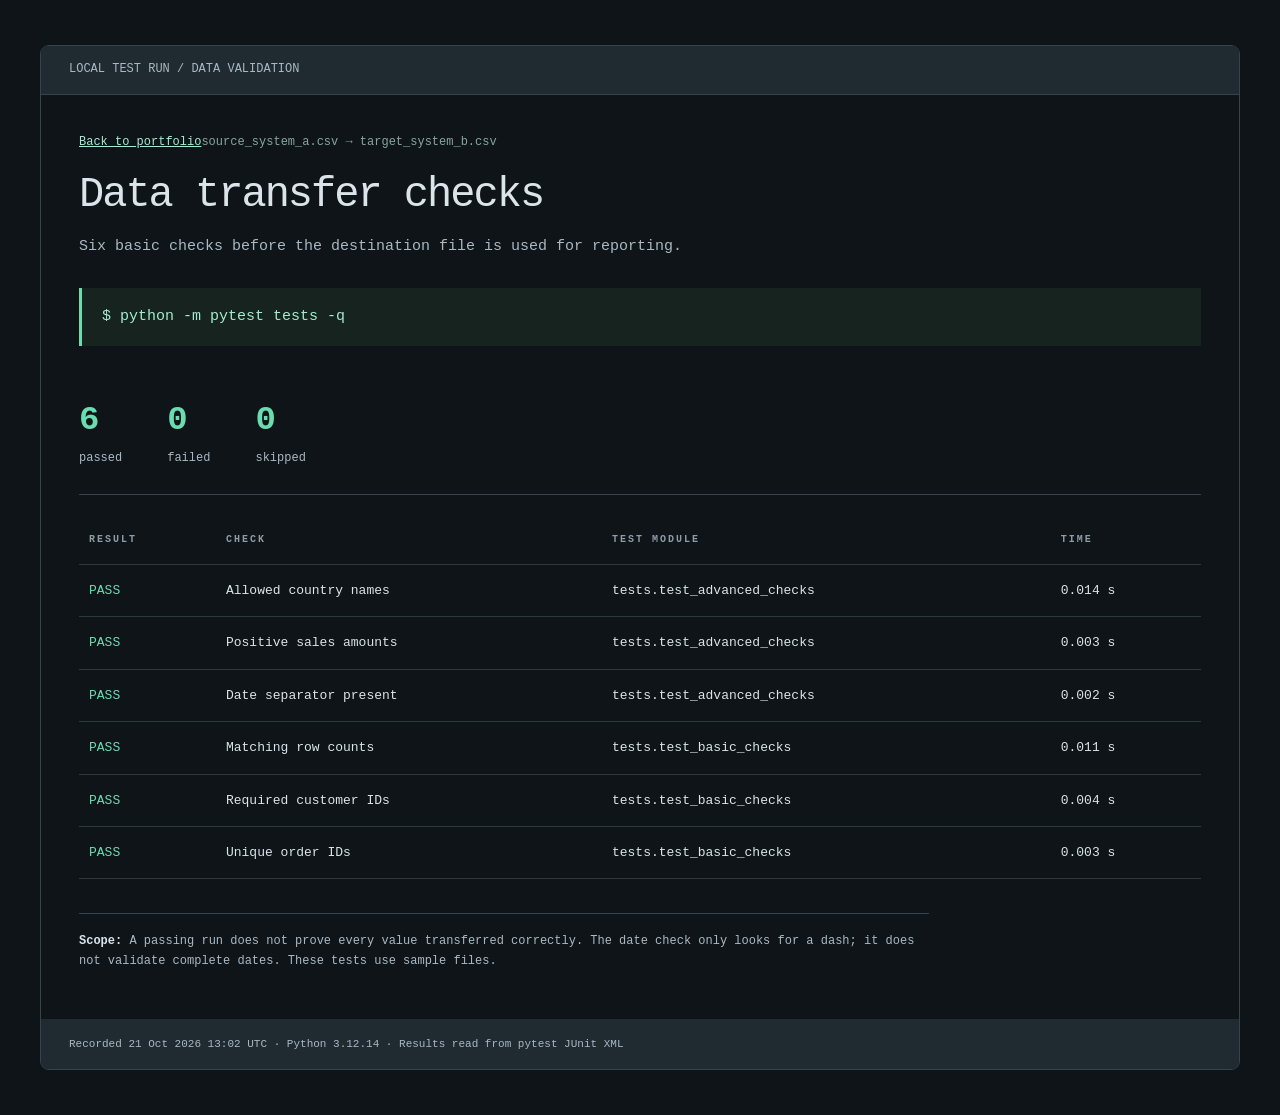
<file: reports/transfer.html>
<!doctype html><html lang="en"><head><meta charset="utf-8"><meta name="viewport" content="width=device-width,initial-scale=1"><title>Data transfer checks</title><style>*{box-sizing:border-box}body{margin:0;background:#0f1418;color:#dbe4e9;font:15px/1.65 Consolas,monospace}.shell{max-width:1200px;margin:45px auto;border:1px solid #35434c;border-radius:9px;overflow:hidden}.bar{background:#202a31;padding:14px 28px;color:#a9b9c4;font-size:12px;border-bottom:1px solid #35434c}main{padding:35px 38px}small{color:#86a69b;font-size:12px}h1{font:500 42px/1.2 Consolas,monospace;letter-spacing:-2px;margin:15px 0}p{color:#a9b9c4;max-width:850px}.command{border-left:3px solid #6bdbb0;background:#17231f;padding:17px 20px;color:#a4eccf;margin:28px 0}.result{display:flex;gap:45px;padding:18px 0 26px;border-bottom:1px solid #35434c}.result strong{font-size:34px;color:#6bdbb0}.result span{font-size:12px;display:block;color:#a9b9c4}.scroll{overflow:auto}table{width:100%;border-collapse:collapse;font-size:13px;margin:22px 0}td,th{text-align:left;padding:15px 10px;border-bottom:1px solid #2c3941;white-space:nowrap}th{font-size:10px;color:#8d9da7;text-transform:uppercase;letter-spacing:2px}.pass{color:#6bdbb0}.fail{color:#ff9292}.skip{color:#edcb7a}.limits{border-top:1px solid #35434c;padding-top:18px;font-size:12px}.limits b{color:#dbe4e9}footer{padding:16px 28px;background:#202a31;color:#a9b9c4;font-size:11px}@media(max-width:700px){.shell{margin:16px}.bar,main{padding:20px}h1{font-size:30px}.result{gap:24px}.result strong{font-size:26px}}</style></head><body><div class="shell"><div class="bar">LOCAL TEST RUN / DATA VALIDATION</div><main><a style="color:#a4eccf;font-size:12px" href="../index.html#projects">Back to portfolio</a><small>source_system_a.csv → target_system_b.csv</small><h1>Data transfer checks</h1><p>Six basic checks before the destination file is used for reporting.</p><div class="command">$ python -m pytest tests -q</div><div class="result"><div><strong>6</strong><span>passed</span></div><div><strong>0</strong><span>failed</span></div><div><strong>0</strong><span>skipped</span></div></div><div class="scroll"><table><thead><tr><th>Result</th><th>Check</th><th>Test module</th><th>Time</th></tr></thead><tbody><tr><td class="pass">PASS</td><td>Allowed country names</td><td>tests.test_advanced_checks</td><td>0.014 s</td></tr><tr><td class="pass">PASS</td><td>Positive sales amounts</td><td>tests.test_advanced_checks</td><td>0.003 s</td></tr><tr><td class="pass">PASS</td><td>Date separator present</td><td>tests.test_advanced_checks</td><td>0.002 s</td></tr><tr><td class="pass">PASS</td><td>Matching row counts</td><td>tests.test_basic_checks</td><td>0.011 s</td></tr><tr><td class="pass">PASS</td><td>Required customer IDs</td><td>tests.test_basic_checks</td><td>0.004 s</td></tr><tr><td class="pass">PASS</td><td>Unique order IDs</td><td>tests.test_basic_checks</td><td>0.003 s</td></tr></tbody></table></div><p class="limits"><b>Scope:</b> A passing run does not prove every value transferred correctly. The date check only looks for a dash; it does not validate complete dates. These tests use sample files.</p></main><footer>Recorded 21 Oct 2026 13:02 UTC · Python 3.12.14 · Results read from pytest JUnit XML</footer></div></body></html>
</file>
<file: style.css>
:root{color-scheme:light;--bg:#fafafa;--fg:#191919;--muted:#616161;--line:#d7d7d7;--panel:#f0f0f0}html[data-theme=dark]{color-scheme:dark;--bg:#171717;--fg:#ededed;--muted:#aaa;--line:#414141;--panel:#242424}*{box-sizing:border-box}html{scroll-behavior:smooth;scroll-padding-top:90px}body{margin:0;background:var(--bg);color:var(--fg);font:18px/1.7 Arial,Helvetica,sans-serif;-webkit-font-smoothing:antialiased}a{color:inherit;text-underline-offset:6px}button{font:inherit;color:inherit;cursor:pointer}a:hover{text-decoration-thickness:2px}button:focus-visible,a:focus-visible{outline:2px solid var(--fg);outline-offset:6px}header,main,footer{width:min(1200px,88%);margin:auto}header{height:100px;display:flex;align-items:center;gap:40px;border-bottom:1px solid var(--line)}.monogram{font-size:25px;font-weight:800;text-decoration:none;letter-spacing:-1px}nav{display:flex;gap:30px;margin-left:auto;font-size:14px}nav a{text-decoration:none}nav a:hover,nav a[aria-current=true]{text-decoration:underline}#theme{background:none;border:0;display:grid;place-items:center;padding:8px}#theme svg{width:21px;height:21px;fill:none;stroke:currentColor;stroke-width:1.5}.hero{padding:76px 0 52px;border-bottom:3px solid var(--fg)}.eyebrow{font-size:11px;letter-spacing:2px;color:var(--muted);margin:0 0 28px}h1{font-size:clamp(78px,12vw,160px);font-weight:700;line-height:.9;letter-spacing:-.075em;margin:0 0 35px}h1 span{color:#858585}.role{font-size:clamp(18px,2.1vw,27px);font-weight:500;letter-spacing:-.5px;margin:0}.role span{color:#999;padding:0 8px}.hero-bottom{display:flex;align-items:end;gap:40px;margin-top:42px}.hero-bottom p{font-size:16px;line-height:1.6;color:var(--muted);margin:0}.social{display:flex;gap:25px;margin-left:auto;font-size:14px}.scroll{border:1px solid var(--line);border-radius:50%;width:42px;height:42px;display:grid;place-items:center;text-decoration:none;margin-left:25px}.section{padding:76px 0;border-bottom:1px solid var(--line)}.split{display:grid;grid-template-columns:1fr 2.3fr;gap:65px}.section-label>span{font-size:12px;display:block;color:var(--muted);margin-bottom:14px}h2{font-size:29px;line-height:1.2;letter-spacing:-1px;margin:0}h3,h4{line-height:1.35;margin:0 0 14px;letter-spacing:-.5px}h3{font-size:23px}h4{font-size:18px;font-weight:500}.section-body>p{margin:0 0 24px;color:var(--muted)}.section-body .intro{font-size:27px;line-height:1.45;letter-spacing:-.5px;color:var(--fg)}.skills{display:grid;grid-template-columns:1fr 1fr;gap:28px;margin-top:40px}.skills h3{font-size:15px}.skills p{font-size:15px;line-height:1.9;color:var(--muted);margin:0}.job+.job{margin-top:48px;padding-top:40px;border-top:1px solid var(--line)}.job-heading{display:flex;justify-content:space-between;gap:20px;align-items:baseline}.job-heading span,.education>span{font-size:12px;color:var(--muted);white-space:nowrap}.job>p,.job li,.job details p{font-size:16px;color:var(--muted)}.job ul{padding-left:18px;margin:20px 0}.job li{padding-left:6px;margin:12px 0}.job details{font-size:14px;margin-top:20px}.job summary{cursor:pointer;display:inline-flex;align-items:center;gap:20px;list-style:none;border-bottom:1px solid var(--line)}.job details p{margin-top:15px}.job details[open] summary span{transform:rotate(45deg)}.education{border-top:1px solid var(--line);padding-top:32px;margin-top:40px;display:flex;gap:35px}.education h3{font-size:17px;margin-bottom:6px}.education p{font-size:14px;color:var(--muted);margin:0}.project-intro{font-size:17px}.project{border-top:1px solid var(--line)}.project:last-child{border-bottom:1px solid var(--line)}.project-toggle{display:flex;align-items:center;gap:20px;text-align:left;width:100%;padding:26px 0;background:none;border:0}.project-toggle:hover strong{text-decoration:underline;text-underline-offset:5px}.project-num{font-size:12px;color:var(--muted);align-self:start;padding-top:7px}.project-toggle strong{font-size:21px;font-weight:500;letter-spacing:-.4px;line-height:1.35;display:block}.project-toggle small{font-size:12px;color:var(--muted);display:block;margin-top:7px}.expand{margin-left:auto;font-size:25px;font-weight:300}.project-detail{padding:0 0 30px 34px;font-size:16px;color:var(--muted)}.project-detail p{margin:0 0 18px}.project-links{display:flex;gap:28px;font-size:14px;color:var(--fg);margin-top:24px}.resume-row{display:flex;justify-content:space-between;align-items:center;gap:25px}.resume-row h3{font-size:23px;margin-bottom:10px}.resume-row p{font-size:16px;color:var(--muted);margin:0}.resume-button{display:flex;gap:26px;align-items:center;border:1px solid var(--fg);padding:12px 19px;text-decoration:none;white-space:nowrap;font-size:14px}.resume-button:hover{background:var(--fg);color:var(--bg)}.email{font-size:clamp(17px,2.1vw,27px);letter-spacing:-.7px;overflow-wrap:anywhere}.contact-links{display:flex;gap:30px;margin-top:28px;font-size:15px}footer{display:flex;justify-content:space-between;padding:30px 0 40px;font-size:12px;color:var(--muted)}.skip{position:absolute;top:-100px;left:20px;padding:12px;background:var(--bg);z-index:10}.skip:focus{top:12px}@media(min-width:1500px){.hero{padding-top:100px;padding-bottom:65px}}@media(max-width:850px){header{gap:20px}nav{gap:20px}.split{grid-template-columns:1fr 2.6fr;gap:35px}.job-heading{display:block}.job-heading span{display:block;margin-bottom:14px}.hero-bottom{gap:20px}.scroll{margin-left:0}.social{gap:15px}.resume-row{display:block}.resume-button{width:max-content;margin-top:25px}}@media(max-width:600px){body{font-size:17px}header,main,footer{width:88%}header{height:auto;padding:22px 0;flex-wrap:wrap;gap:14px}.monogram{font-size:23px}#theme{margin-left:auto}nav{order:3;flex-basis:100%;margin:10px 0 0;justify-content:space-between;gap:10px;font-size:12px}.hero{padding:48px 0 35px}h1{font-size:clamp(76px,22vw,125px);margin-bottom:28px}.role{font-size:17px;max-width:310px;line-height:1.7}.role span{padding:0 3px}.hero-bottom{flex-wrap:wrap;margin-top:28px;align-items:center}.hero-bottom p{font-size:14px;width:100%}.social{margin-left:0;gap:22px;font-size:13px}.scroll{margin-left:auto;width:36px;height:36px}.split{grid-template-columns:1fr;gap:30px}.section{padding:46px 0}.section-label{display:flex;gap:16px;align-items:baseline}.section-label>span{margin:0}h2{font-size:25px}h2 br{display:none}.section-body .intro{font-size:23px}.section-body>p{font-size:16px}.skills{gap:20px;margin-top:28px}.skills h3{font-size:14px}.skills p{font-size:13px}.job h3{font-size:23px}.job h4{font-size:18px}.education{display:block}.education>span{display:block;margin-bottom:12px}.project-toggle{gap:14px;padding:22px 0}.project-toggle strong{font-size:19px}.project-toggle small{font-size:11px}.project-detail{padding-left:27px}.email{font-size:18px;letter-spacing:-.3px}.section-label h2 br:after{content:' '}}@media(prefers-reduced-motion:reduce){html{scroll-behavior:auto}}

/* Interactive monochrome network, behind the original portfolio. */
body{isolation:isolate}#particle-background{position:fixed;inset:0;width:100%;height:100%;z-index:-1;pointer-events:none} .section-body{background:color-mix(in srgb,var(--bg) 90%,transparent)}

/* Progressive reveals; content remains visible without JavaScript. */
.reading-progress{position:fixed;inset:0 0 auto;height:2px;background:var(--accent);transform-origin:left;z-index:30;pointer-events:none}
.scroll-experience .section{position:relative;min-height:0}
.scroll-experience .section-label{position:sticky;align-self:start}
.scroll-experience .chapter-reveal{opacity:0;translate:0 22px;transition:opacity .65s ease,translate .65s cubic-bezier(.22,.7,.2,1)}
.scroll-experience .chapter-reveal.revealed{opacity:1;translate:none}
.scroll-experience .job{border-left:2px solid var(--line);padding-left:22px;transition:border-color .4s}
.scroll-experience .project-detail:not([hidden]){animation:project-enter .3s ease both}
@keyframes project-enter{from{opacity:0;transform:translateY(-6px)}to{opacity:1;transform:none}}
@media(max-width:700px){.scroll-experience .section-label{position:static}.scroll-experience .job{padding-left:15px}}
@media(prefers-reduced-motion:reduce){.scroll-experience .chapter-reveal{opacity:1;translate:none;transition:none}.scroll-experience .project-detail:not([hidden]){animation:none}}
@media print{.reading-progress,#particle-background{display:none}.scroll-experience .chapter-reveal{opacity:1;translate:none}.scroll-experience .section-label{position:static}.scroll-experience .section{min-height:0;padding:30px 0}}

.project-screenshot{display:block;width:100%;max-height:380px;object-fit:cover;object-position:top;border:1px solid var(--line);margin:8px 0 24px}html[data-theme=dark] .project-screenshot{opacity:.92}
</file>
<file: story.css>
h1{font-size:clamp(50px,7.7vw,106px);line-height:1.06;letter-spacing:-.065em;max-width:1050px}h1 em{font-family:Georgia,serif;font-weight:400;color:var(--accent)}.hero{border-bottom:1px solid var(--line)}.eyebrow{font-size:12px;letter-spacing:1.8px}.hero .eyebrow{color:var(--fg)}.hero-bottom{padding-bottom:25px}.section-body{background:none}#particle-background{opacity:var(--network-opacity,.5);transition:opacity .4s}.section{background:var(--bg)}.scroll-experience .section{min-height:0}.scroll-experience .hero{min-height:calc(100svh - 100px)}.work-story{height:165vh;position:relative;background:var(--bg)}.work-sticky{position:sticky;top:0;min-height:100svh;display:grid;grid-template-columns:1fr 1fr;align-content:center;align-items:center;gap:70px}.work-sticky h3{font-size:clamp(30px,3.5vw,49px);letter-spacing:-1.5px}.work-caption{font-size:21px;color:var(--accent)}.work-tools{font-size:14px;color:var(--muted)}.record-board{padding:28px;background:var(--panel);border:1px solid var(--line);border-radius:3px}.record-head,.record-row{display:grid;grid-template-columns:1.1fr 1fr 1fr;gap:10px;padding:16px 12px;font-size:15px}.record-head{font-size:11px;text-transform:uppercase;letter-spacing:1px;color:var(--muted)}.record-row{background:var(--bg);border-bottom:1px solid var(--line);transition:transform .7s,background .7s}.record-row:nth-child(2){transform:translate(-24px,-12px) rotate(-4deg)}.record-row:nth-child(3){transform:translate(18px,8px) rotate(3deg)}.record-row:nth-child(4){transform:translate(-12px,20px) rotate(-2deg)}.record-row i{font-size:12px;font-style:normal;color:var(--accent);opacity:0;transition:opacity .6s}.work-story[data-phase="1"] .record-row,.work-story[data-phase="2"] .record-row{transform:none}.work-story[data-phase="1"] .record-row i,.work-story[data-phase="2"] .record-row i{opacity:1}.work-story[data-phase="1"] .record-row:nth-child(3){background:#e9eaeb;color:#1c1d20}.record-chart{height:130px;display:flex;gap:15px;align-items:end;margin:22px 12px 12px;border-bottom:1px solid var(--line)}.record-chart b{width:18%;height:var(--bar);background:var(--accent);transform:scaleY(.03);transform-origin:bottom;opacity:.4;transition:transform .8s,opacity .8s}.work-story[data-phase="2"] .record-chart b{transform:scaleY(1);opacity:.85}.record-board>small{font-size:11px;color:var(--muted)}.work-steps{grid-column:1/-1;display:flex;justify-content:space-between;border-top:1px solid var(--line);padding-top:20px;color:var(--muted);font-size:13px}.work-steps span{opacity:.4}.work-story[data-phase="0"] .work-steps span:nth-child(1),.work-story[data-phase="1"] .work-steps span:nth-child(2),.work-story[data-phase="2"] .work-steps span:nth-child(3){opacity:1;color:var(--accent)}.story-heading h2{font-size:clamp(35px,5vw,65px);letter-spacing:-2px}.story-heading>p:last-child{color:var(--muted)}.project-jumps{margin:36px 0 0;display:flex;flex-wrap:wrap;gap:12px 26px;border-bottom:1px solid var(--line);padding-bottom:24px;font-size:13px}.project-jumps a[aria-current]{color:var(--accent);text-decoration:underline}.story-step{padding:70px 0;border-bottom:1px solid var(--line);scroll-margin-top:80px}.story-copy h3{font-size:clamp(30px,3.4vw,46px);letter-spacing:-1.4px;line-height:1.15}.story-copy>p:not(.eyebrow){font-size:19px;color:var(--muted)}.story-copy .eyebrow{font-size:11px;letter-spacing:1px;color:var(--accent)}.story-visual{background:var(--panel);border:1px solid var(--line);padding:24px;margin-top:35px;border-radius:4px}.visual-top{display:flex;justify-content:space-between;gap:16px;font-size:12px;color:var(--muted)}.visual-flow{display:flex;gap:8px;margin:25px 0;font-size:11px}.visual-flow span{flex:1;border-bottom:2px solid var(--accent);padding:10px 0}.story-visual img{display:block;width:100%;height:auto;border:1px solid var(--line)}.story-visual>p{font-size:11px;color:var(--muted);margin:16px 0 0}.story-screen{display:none}.other-work{max-width:780px;margin:60px 0 0 auto}.other-work>h3{font-size:26px;margin-bottom:30px}.career-line{position:relative;display:flex;justify-content:space-between;font-size:11px;margin-top:38px;padding-top:20px;border-top:1px solid var(--line)}.career-line:before{content:'';position:absolute;top:-2px;left:0;height:3px;width:calc(var(--career-progress,0)*100%);background:var(--accent)}.job{position:relative}.job:before{content:'';position:absolute;width:8px;height:8px;background:var(--accent);border-radius:50%;left:-5px;top:7px}.scroll-experience .job{border-left-color:var(--line)}.job.in-view{border-left-color:var(--accent)!important}.closing-name{font-size:clamp(35px,5vw,64px);letter-spacing:-2px;margin-bottom:30px}.chapter-rail{right:12px}.reading-progress{background:var(--accent)}
@media(min-width:851px) and (prefers-reduced-motion:no-preference){.story-ready .story-layout{display:grid;grid-template-columns:38% 57%;gap:5%;position:relative}.story-ready .story-step{min-height:100svh;display:flex;align-items:center;border:0}.story-ready .story-step>.story-visual{display:none}.story-ready .story-screen{display:block;position:sticky;top:15vh;height:75vh;margin:0}.story-screen>.story-visual{position:absolute;inset:0 0 auto;margin:0;opacity:0;transform:translateY(30px) scale(.97);pointer-events:none;transition:opacity .55s,transform .7s}.story-screen>.story-visual.active{opacity:1;transform:none;pointer-events:auto}.story-screen .story-visual img{max-height:45vh;object-fit:contain;background:var(--bg)}.story-screen .visual-flow span{transform:scaleX(.15);transform-origin:left;opacity:0;transition:transform .7s,opacity .7s}.story-screen .active .visual-flow span{transform:scaleX(1);opacity:1}.story-screen .active .visual-flow span:nth-child(2){transition-delay:.15s}.story-screen .active .visual-flow span:nth-child(3){transition-delay:.3s}}
@media(max-width:850px){.work-story{height:auto;padding:65px 0}.work-sticky{position:static;min-height:0;grid-template-columns:1fr;gap:30px}.work-sticky h3{font-size:36px}.work-steps{grid-column:1}.record-row{transform:none!important}.record-row i{opacity:1}.record-chart b{transform:scaleY(1);opacity:.85}.work-caption{display:none}.work-steps span{opacity:1}.story-step{padding:55px 0}.story-visual{padding:16px}.project-jumps{font-size:12px}.story-copy>p:not(.eyebrow){font-size:18px}.career-line{display:none}.scroll-experience .hero{min-height:80svh}h1{font-size:clamp(48px,9vw,76px)}.hero-bottom{margin-top:30px!important}.chapter-rail{display:none}.visual-flow{font-size:10px}.story-copy h3{font-size:34px}}
@media(prefers-reduced-motion:reduce){*{scroll-behavior:auto!important}.work-story{height:auto;padding:60px 0}.work-sticky{position:static;min-height:0}.record-row{transform:none!important}.record-row i{opacity:1}.record-chart b{transform:none}.work-caption{display:none}.work-steps span{opacity:1}.story-visual,.record-row,.record-chart b{transition:none}.career-line:before{width:100%}}
@media print{.work-story,.story-screen,.project-jumps{display:none}.story-step{min-height:0;break-inside:avoid}.story-step>.story-visual{display:block!important}.hero{min-height:0!important}}

html:not(.story-ready) .work-story{height:auto;padding:60px 0}html:not(.story-ready) .work-sticky{position:static;min-height:0}html:not(.story-ready) .record-row{transform:none}html:not(.story-ready) .record-row i{opacity:1}html:not(.story-ready) .record-chart b{transform:scaleY(1)}

/* Editorial presentation. Shared scene mechanics above remain unchanged. */
:root{--bg:#ffffff;--fg:#1c1d20;--muted:#5f6266;--panel:#e9eaeb;--line:#d2d2d2;--accent:#455ce9;--hero:#999d9e;--ease:cubic-bezier(.22,.7,.2,1)}
html[data-theme=dark]{--bg:#141517;--fg:#ffffff;--muted:#b8babe;--panel:#1c1d20;--line:#545557;--accent:#a9b5ff;--hero:#545557}
body{background:var(--bg)}header,main,footer{width:min(1560px,88%)}
header{height:100px;border:0;position:relative;z-index:3;gap:28px}.monogram{font-size:17px;font-weight:500;letter-spacing:-.4px;white-space:nowrap}
header nav{gap:30px;font-size:14px}header nav a{position:relative;padding:12px 0;text-decoration:none}header nav a:after{content:'';position:absolute;bottom:4px;left:0;width:100%;height:1px;background:currentColor;transform:scaleX(0);transform-origin:right;transition:transform .25s var(--ease)}header nav a:hover:after,header nav a:focus-visible:after,header nav a[aria-current=true]:after{transform:scaleX(1);transform-origin:left}
#theme{margin-left:0;min-width:44px;min-height:44px}.skip{z-index:40}
#particle-background{opacity:var(--network-opacity,.34);mask-image:linear-gradient(to right,#0008,transparent 65%,#000);transition:opacity .3s}
.hero,.scroll-experience .hero{position:relative;min-height:calc(100svh - 100px);display:flex;flex-direction:column;align-items:flex-start;justify-content:center;padding:90px 0 290px;border-bottom:1px solid var(--line);isolation:auto;--fg:#1c1d20;--muted:#292b2e;--line:#707579;--bg:var(--hero)}
.hero:before{content:"";position:absolute;inset:-140px calc((100% - 100vw)/2) 0;background:var(--hero);z-index:-2;pointer-events:none}
html[data-theme=dark] .hero{--fg:#ffffff;--muted:#ffffff;--line:#b8babe}
.hero .hero-cta:hover{background:#455ce9;border-color:#455ce9;color:#fff}
.hero .eyebrow{font-size:12px;letter-spacing:2px;margin-bottom:28px}.hero h1{font-size:clamp(62px,7.65vw,145px);max-width:1300px;font-weight:500;line-height:1.02;letter-spacing:-.065em;margin:0 0 28px;text-wrap:balance}.hero h1 em{font-family:Georgia,'Times New Roman',serif;font-weight:400;color:var(--fg);letter-spacing:-.07em;white-space:nowrap}.hero .role{font-size:clamp(17px,1.4vw,23px);color:var(--muted);letter-spacing:-.3px}.role span{color:var(--muted)}
.location-tag{position:absolute;right:0;top:34px;font-size:12px;line-height:1.5;color:var(--muted);padding-left:16px;border-left:1px solid var(--line)}
.hero-actions{display:flex;flex-wrap:wrap;gap:12px;margin-top:32px}.hero-cta{display:inline-flex;align-items:center;justify-content:space-between;gap:35px;min-height:54px;padding:14px 25px;border:1px solid var(--line);border-radius:40px;font-size:14px;text-decoration:none;transition:background .25s,color .25s,border-color .25s,transform .25s}.hero-cta.primary{background:#1c1d20;color:#fff;border-color:#1c1d20}.hero-cta.secondary{background:var(--bg);color:var(--fg)}.hero-cta:hover{background:var(--accent);color:#fff;border-color:var(--accent);transform:translateY(-2px)}.hero-cta span,.project-links a{transition:transform .25s}.hero-cta:hover span{transform:translate(3px,-3px)}
.hero>.eyebrow,.hero>h1,.hero>.role,.hero-actions{animation:editorial-enter .85s var(--ease) both}.hero>h1{animation-delay:.08s}.hero>.role{animation-delay:.16s}.hero-actions{animation-delay:.24s}@keyframes editorial-enter{from{opacity:0;transform:translateY(22px)}to{opacity:1;transform:none}}
.name-marquee{position:absolute;left:0;right:0;bottom:90px;overflow:hidden;pointer-events:none;mask-image:linear-gradient(to right,transparent,#000 4%,#000 96%,transparent)}.name-track{display:flex;width:max-content;animation:name-drift 18s linear infinite}.name-track span{font-size:clamp(75px,10vw,185px);font-weight:400;letter-spacing:-.06em;line-height:1.15;color:#fff;-webkit-text-stroke:0;white-space:pre;padding-right:.15em}@keyframes name-drift{to{transform:translateX(-25%)}}
.hero-bottom,.scroll-experience .hero-bottom{position:absolute;bottom:24px;left:0;right:0;display:flex;align-items:center;gap:25px;margin:0!important;padding:0}.hero-bottom p,.hero-bottom .social{font-size:13px}.hero-bottom .social{gap:25px}.hero-bottom .scroll{width:44px;height:44px;margin-left:0}
.motion-toggle{position:absolute;right:0;bottom:76px;background:var(--bg);border:0;border-bottom:1px solid var(--line);font-size:11px;padding:8px 0;color:var(--muted);z-index:1}.motion-paused .name-track{animation-play-state:paused}
.scroll-experience .section{padding-block:clamp(75px,8vw,130px);min-height:0}.scroll-experience .section-label{transform:none;top:36px}.scroll-experience .section-label>span{font-size:11px;letter-spacing:1px;margin-bottom:20px}.section-label h2{font-weight:400;font-size:30px}#about{grid-template-columns:1fr 2fr;gap:9%}#about .intro{font-size:clamp(29px,3.15vw,48px);line-height:1.3;letter-spacing:-1.5px;color:var(--fg)}.skills{border-top:1px solid var(--line);padding-top:28px}.skills h3{font-size:16px}.skills p{font-size:15px}
.about-circle,.contact-circle{display:block;position:relative;width:145px;height:145px;border-radius:50%;text-decoration:none;font-size:13px}.about-circle{margin-top:40px}.magnetic-face{display:flex;width:100%;height:100%;align-items:center;justify-content:center;gap:12px;border-radius:inherit;background:var(--fg);color:var(--bg);transition:transform .35s var(--ease),background .25s}.about-circle:hover .magnetic-face,.contact-circle:hover .magnetic-face{background:#455ce9;color:#fff}
.work-story{border-block:1px solid var(--line)}.work-sticky{gap:50px}.work-sticky h3{font-weight:400;font-size:clamp(32px,3.6vw,54px);letter-spacing:-1.8px}.record-board{border-radius:4px}.work-caption{font-size:20px}.work-steps span{opacity:.75}
.story-heading h2{font-size:clamp(42px,6.2vw,94px);font-weight:400;letter-spacing:-.055em;line-height:1.05}.story-heading>p:last-child{font-size:18px}.project-jumps{font-size:13px;gap:14px 28px;margin-top:42px;padding-bottom:28px}.project-jumps a{padding:6px 0}
.story-copy h3{font-size:clamp(34px,3.8vw,59px);font-weight:400;letter-spacing:-.045em;line-height:1.08;text-wrap:balance}.story-copy>p:not(.eyebrow){font-size:18px;line-height:1.7;max-width:36em}.story-copy .eyebrow{line-height:1.6}.story-copy,.story-steps,.story-screen{min-width:0}.project-links{gap:25px;font-size:14px;flex-wrap:wrap}.project-links a{padding-block:8px}.project-links a,.social a,.contact-links a{text-decoration-color:var(--line);text-underline-offset:6px;transition:color .25s,text-decoration-color .25s}.project-links a:hover,.social a:hover,.contact-links a:hover{text-decoration-color:currentColor;color:var(--accent)}
.story-visual{background:var(--panel);padding:clamp(14px,1.5vw,24px);border:1px solid var(--line);border-radius:5px;box-shadow:0 18px 35px -28px #1c1d2055}.visual-top{font-size:13px;color:var(--fg);gap:15px}.visual-flow{font-size:11px;margin:12px 0 18px;gap:14px}.visual-flow span{border-bottom:1px solid var(--line);padding:8px 0}.story-visual>a{display:block;position:relative;overflow:hidden;border:1px solid #d2d2d2;background:#fff;border-radius:2px;box-shadow:0 12px 24px -18px #1c1d2077}.story-visual img{display:block;width:100%;height:auto;border:0;background:#fff;transition:transform .65s var(--ease)}.story-visual>p{font-size:12px;margin-top:14px;color:var(--muted)}
.story-visual>a:after{content:'View ↗';position:absolute;right:16px;bottom:16px;padding:11px 18px;border-radius:30px;background:#1c1d20;color:#fff;font-size:12px;opacity:0;transform:translateY(8px);transition:opacity .25s,transform .25s;pointer-events:none}.story-visual>a:hover:after,.story-visual>a:focus-visible:after{opacity:1;transform:none}
.other-work{max-width:none;padding-top:36px;border-top:1px solid var(--line)}.other-work>h3{font-size:16px;font-weight:400;color:var(--muted)}.project-toggle{padding:30px 0}.project-toggle strong{font-size:clamp(23px,2.6vw,38px);font-weight:400;letter-spacing:-.8px}.project-toggle small{font-size:13px}.project-toggle:hover strong{text-decoration:none;color:var(--accent)}.scroll-experience .project:hover{background:transparent;padding-inline:0}
.job-heading h3{font-size:clamp(25px,2.6vw,37px);font-weight:400}.job h4{font-size:18px}.job li{line-height:1.8}.resume-button{border-radius:32px;padding:16px 24px;transition:background .25s,color .25s}
#contact{background:#1c1d20;color:#ffffff;margin-top:30px;padding:clamp(60px,7vw,110px) clamp(24px,5vw,80px);border:0;grid-template-columns:1fr 2.5fr;gap:6%}#contact .section-label>span{color:#b8babe}#contact .section-label h2{font-size:25px}#contact .closing-name{font-size:clamp(42px,5.8vw,88px);line-height:1.1;font-weight:400;letter-spacing:-.05em;padding-bottom:32px;margin:0 0 35px;border-bottom:1px solid #545557}#contact .section-body{position:relative;padding-bottom:10px;padding-right:0}#contact .contact-circle{float:right;margin:0 0 24px 20px;width:125px;height:125px}#contact .contact-circle .magnetic-face{background:#455ce9;color:#fff}#contact .contact-circle:hover .magnetic-face{background:#334bd3}#contact .email{font-size:clamp(16px,1.65vw,25px);overflow-wrap:anywhere;letter-spacing:-.5px}#contact .contact-links{gap:25px;font-size:14px}#contact a:focus-visible{outline-color:#ffffff}#contact .contact-links a:hover{color:#a9b5ff}
.reading-progress{height:2px;background:var(--accent)}footer{padding-block:30px}
@media(min-width:851px) and (min-height:700px) and (prefers-reduced-motion:no-preference){.story-ready .story-layout{grid-template-columns:31% 65%;gap:4%}.story-ready .story-step{min-height:80svh;padding-block:55px}.story-ready .story-screen{top:10vh;height:80vh}.story-screen .story-visual img{max-height:59vh;object-fit:contain;background:#fff}}
@media(hover:hover) and (prefers-reduced-motion:no-preference){.story-visual>a:hover img{transform:scale(1.018)}.project-links a:hover{transform:translateY(-2px)}}
@media(max-width:1000px){header nav{gap:18px}.hero,.scroll-experience .hero{padding-top:100px}.hero h1{font-size:clamp(58px,8.6vw,86px)}.location-tag{top:15px}.split{gap:35px}.story-copy>p:not(.eyebrow){font-size:17px}#contact .contact-circle{float:none;margin:0 0 25px;width:110px;height:110px}.job-heading{display:block}}
@media(max-width:700px){header,main,footer{width:89%}header{height:auto;min-height:110px;padding:18px 0;flex-wrap:wrap;gap:12px}.monogram{font-size:16px}#theme{margin-left:auto}header nav{order:3;flex-basis:100%;justify-content:space-between;gap:8px;margin:0;font-size:12px}header nav a{padding:10px 0}.hero,.scroll-experience .hero{min-height:740px;justify-content:flex-start;padding:95px 0 240px}.hero h1{font-size:clamp(45px,10.8vw,73px);letter-spacing:-.06em;margin-bottom:24px}.hero .eyebrow{font-size:10px;letter-spacing:1.5px;margin-bottom:24px}.hero .role{font-size:16px;max-width:none}.hero .role span{padding:0 2px}.location-tag{top:12px;font-size:11px}.location-tag br{display:none}.hero-actions{margin-top:28px;gap:10px}.hero-cta{font-size:12px;gap:18px;padding:12px 17px;min-height:50px}.hero-bottom,.scroll-experience .hero-bottom{bottom:24px;gap:16px;flex-wrap:wrap}.hero-bottom p{width:100%;font-size:12px}.hero-bottom .social{margin:0;gap:24px;font-size:12px}.hero-bottom .scroll{margin-left:auto}.name-marquee{bottom:150px}.name-track span{font-size:21vw}.motion-toggle{bottom:117px}.scroll-experience .section{padding-block:70px}.scroll-experience .section-label{position:static}.scroll-experience .section-label>span{margin-bottom:10px}.section-label{display:block}#about{grid-template-columns:1fr;gap:32px}#about .section-label{display:grid;grid-template-columns:1fr auto}#about .section-label>span{grid-column:1}#about .section-label h2{grid-column:1}.about-circle{grid-column:2;grid-row:1/3;margin:0;width:100px;height:100px;font-size:11px}#about .intro{font-size:29px;letter-spacing:-1px}.skills{gap:20px}.skills p{font-size:14px}.work-sticky{gap:28px}.work-sticky h3{font-size:34px}.record-board{padding:15px}.record-head,.record-row{font-size:12px;gap:5px;padding-inline:8px}.record-head{font-size:10px}.work-steps{font-size:11px}.story-heading h2{font-size:46px}.story-heading>p:last-child{font-size:16px}.project-jumps{font-size:12px;gap:8px 20px}.story-step{padding-block:45px}.story-copy h3{font-size:36px}.story-visual{padding:12px;margin-top:25px}.visual-top{font-size:12px}.visual-flow{font-size:10px;gap:9px}.story-visual>p{font-size:11px}.project-toggle strong{font-size:25px}.project-toggle small{font-size:12px}.project-links{font-size:13px}#contact{display:block;padding:55px 24px}#contact .section-label{margin-bottom:32px}#contact .closing-name{font-size:47px}#contact .contact-links{font-size:13px}.resume-row{display:block}.education{display:block}.education>span{display:block;margin-bottom:10px}footer{gap:20px;font-size:11px}}
@media(max-width:360px){.hero h1{font-size:43px}.hero-cta{gap:12px;padding-inline:13px}.skills{grid-template-columns:1fr}.hero-bottom .social{gap:17px}.visual-top{font-size:11px}}
@media(prefers-reduced-motion:reduce){html{scroll-behavior:auto}.hero>.eyebrow,.hero>h1,.hero>.role,.hero-actions,.name-track{animation:none}.name-track{transform:translateX(-2%)}.motion-toggle{display:none}*,*:before,*:after{transition:none!important}.hero-cta:hover,.story-visual>a:hover img{transform:none}}
@media print{.hero:before{display:none}.name-marquee,.motion-toggle,.location-tag,.contact-circle{display:none}.hero,.scroll-experience .hero{min-height:0;padding:30px 0}.hero-bottom{position:static!important;margin-top:30px!important}#contact{background:white;color:black}.magnetic-face{transform:none!important}}
/* Motion controls share the existing document; native links remain the fallback. */
html.intro-running,html.menu-open,html.route-running{overflow:hidden}
#intro-overlay{display:none;position:fixed;inset:0;background:#1c1d20;color:#fff;z-index:100;align-items:center;justify-content:center;pointer-events:auto}
.intro-running #intro-overlay,#intro-overlay.leaving{display:flex}
#intro-overlay:after,.route-veil:after{content:'';position:absolute;left:0;right:0;top:calc(100% - 1px);height:10vh;background:inherit;border-radius:0 0 50% 50%}
.intro-greeting{font-size:clamp(32px,3.4vw,56px);font-weight:400;transform:translateY(-50px);opacity:0;font-family:Arial,'Noto Sans','Segoe UI',sans-serif}.intro-greeting:before{content:'•';display:inline-block;font-size:.5em;vertical-align:middle;margin-right:20px}.intro-greeting.visible{opacity:1;transition:opacity .8s cubic-bezier(.16,1,.3,1)}.intro-skip{position:absolute;bottom:35px;right:6%;border:0;border-bottom:1px solid #777;background:none;color:#fff;font-size:12px;padding:12px}.intro-skip:focus-visible{outline-color:white}
#intro-overlay.leaving{animation:curtain-lift .8s cubic-bezier(.76,0,.24,1) both;pointer-events:none}#intro-overlay.leaving:after{animation:curve-flatten 1s cubic-bezier(.76,0,.24,1) both}#intro-overlay.leaving .intro-greeting{opacity:0;transition:opacity .3s}
@keyframes curtain-lift{to{transform:translateY(-100%)}}@keyframes curve-flatten{to{height:0}}
.motion-enhanced .hero>.eyebrow,.motion-enhanced .hero>h1,.motion-enhanced .hero>.role,.motion-enhanced .hero-actions{animation:none}
.intro-running .hero>.eyebrow,.intro-running .hero>h1,.intro-running .hero>.role,.intro-running .hero-actions,.intro-running .name-marquee{visibility:hidden}
.motion-enhanced .name-track{animation:none;will-change:transform}
.location-tag{display:flex;align-items:center;gap:26px;right:auto;left:calc((100% - 100vw)/2);top:38px;border:0;border-radius:0 80px 80px 0;background:#1c1d20;color:#fff;padding:18px 20px 18px max(24px,calc((100vw - 1560px)/2));font-size:13px}
.location-globe{display:block;position:relative;width:62px;height:62px;border-radius:50%;background:#34363a;padding:12px;flex:none}
.globe-axis{position:absolute;inset:12px;border:1px solid #fff;border-radius:50%;transform:rotate(-30deg);overflow:hidden}.globe-axis i{position:absolute;inset:-1px;border:1px solid #fff;border-radius:50%;animation:meridian 2.7s linear infinite}.globe-axis i:nth-child(2){animation-delay:-.9s}.globe-axis i:nth-child(3){animation-delay:-1.8s}.globe-equator{position:absolute;inset:26px 12px;border-block:1px solid #fff;border-radius:50%;transform:rotate(-30deg)}@keyframes meridian{0%{transform:scaleX(1)}50%{transform:scaleX(0)}100%{transform:scaleX(1)}}
.magnet{position:relative}.magnet .magnetic-face{position:relative;display:flex;align-items:center;justify-content:center;isolation:isolate;overflow:hidden;transition:none;will-change:transform}.magnet .magnetic-label{display:flex;align-items:center;justify-content:space-between;gap:inherit;position:relative;z-index:1;transition:none;will-change:transform}.magnet .magnetic-face:before{content:'';position:absolute;left:-25%;top:-50%;width:150%;height:200%;border-radius:50%;background:#455ce9;transform:translateY(100%);transition:transform .6s cubic-bezier(.65,0,.35,1);z-index:0}.magnet:hover .magnetic-face:before,.magnet:focus-visible .magnetic-face:before{transform:translateY(0)}.magnet .magnetic-face.fill-leaving:before{transform:translateY(-100%)}
.hero-cta.magnet,.resume-button.magnet{padding:0;border:0;background:none!important;transform:none!important;overflow:visible}.hero-cta.magnet>.magnetic-face,.resume-button.magnet>.magnetic-face{border:1px solid var(--line);border-radius:40px;padding:14px 25px;min-height:54px;background:var(--bg);color:var(--fg);width:100%;height:auto;gap:30px}.hero-cta.primary.magnet>.magnetic-face{background:#1c1d20;color:#fff;border-color:#1c1d20}.hero-cta.magnet:hover .magnetic-label,.hero-cta.magnet:focus-visible .magnetic-label,.resume-button.magnet:hover .magnetic-label,.resume-button.magnet:focus-visible .magnetic-label{color:#fff}.hero-cta.magnet span{transition:none}.hero-cta.magnet:hover span{transform:none}
.about-circle .magnetic-face,.contact-circle .magnetic-face{gap:12px}.about-circle .magnetic-label,.contact-circle .magnetic-label{justify-content:center;font-size:13px}.magnet.about-circle:hover .magnetic-face,.magnet.contact-circle:hover .magnetic-face{background:var(--fg)}#contact .contact-circle .magnetic-face{background:#455ce9}#contact .contact-circle .magnetic-face:before{background:#334bd3}
header nav .magnetic-face,.hero-bottom .social .magnetic-face,.contact-links .magnetic-face,.menu-social .magnetic-face{overflow:visible;background:transparent;color:inherit;border-radius:0}header nav .magnetic-face:before,.social .magnetic-face:before,.contact-links .magnetic-face:before,.menu-social .magnetic-face:before{display:none}header nav a:after{width:5px;height:5px;border-radius:50%;left:calc(50% - 2px);transform:scale(0)}header nav a:hover:after,header nav a[aria-current=true]:after{transform:scale(1)}
.menu-toggle{display:none;position:fixed;right:3%;top:26px;width:84px;height:84px;border:0;border-radius:50%;padding:0;background:none;z-index:40;visibility:hidden;transform:scale(0);transition:transform .45s cubic-bezier(.34,1.3,.64,1),visibility .45s}.motion-enhanced .menu-toggle{display:block}.menu-toggle.is-scrolled{visibility:visible;transform:scale(1)}.menu-toggle .magnetic-face{background:#1c1d20;color:#fff;width:100%;height:100%}.menu-face{display:grid;place-items:center}.menu-lines{display:block;width:25px;height:12px;position:relative}.menu-lines:before,.menu-lines:after{content:'';position:absolute;left:0;width:25px;height:1px;background:currentColor;transition:transform .4s}.menu-lines:before{top:2px}.menu-lines:after{bottom:2px}.menu-open .menu-toggle{visibility:hidden}
#site-menu{position:fixed;inset:0 0 0 auto;margin:0;width:min(540px,100vw);height:100dvh;max-width:none;max-height:none;padding:0;border:0;background:#1c1d20;color:#fff;overflow:visible;transform:translateX(115%);transition:transform .75s cubic-bezier(.76,0,.24,1)}#site-menu.is-open{transform:translateX(0)}#site-menu:before{content:'';position:absolute;right:calc(100% - 1px);top:0;height:100%;width:12vw;background:inherit;border-radius:100% 0 0 100%;transition:width .75s cubic-bezier(.76,0,.24,1)}#site-menu.is-open:before{width:0}#site-menu::backdrop{background:#0000;transition:background .65s}#site-menu.is-open::backdrop{background:#0006}
.menu-content{height:100%;padding:130px clamp(35px,6vw,90px) 40px;display:flex;flex-direction:column;overflow-y:auto}.menu-close{position:absolute;right:32px;top:26px;width:84px;height:84px;border-radius:50%;border:0;background:#455ce9;color:#fff;font-size:0}.menu-close span{font-size:38px;font-weight:300;display:block;transform:rotate(-90deg);transition:transform .65s}.is-open .menu-close span{transform:rotate(0)}.menu-caption{color:#a7a8ad;font-size:11px;letter-spacing:1px;padding-bottom:22px;border-bottom:1px solid #545557}.menu-content nav{order:0;flex:0 0 auto;justify-content:flex-start;margin:20px 0;display:flex;flex-direction:column;gap:8px;align-items:flex-start}.menu-content nav a{font-size:clamp(33px,4vw,55px);line-height:1.25;letter-spacing:-1.5px;text-decoration:none;transform:translateX(70px);opacity:0;transition:transform .8s cubic-bezier(.16,1,.3,1),opacity .6s;transition-delay:calc(var(--item)*.055s)}.is-open .menu-content nav a{opacity:1;transform:none}.menu-content nav a:hover{translate:10px 0;color:#a9b5ff}.menu-social{margin-top:auto;display:flex;flex-wrap:wrap;gap:24px;padding-top:30px;font-size:12px}.menu-content a:focus-visible,.menu-close:focus-visible{outline-color:#fff}
.project-jumps{display:flex;flex-direction:column;gap:0;margin-top:48px;padding:0;border-top:1px solid var(--line);border-bottom:0}.project-jumps>a{display:flex;align-items:center;justify-content:space-between;gap:25px;padding:28px 20px;border-bottom:1px solid var(--line);font-size:clamp(25px,3.3vw,50px);font-weight:400;letter-spacing:-.04em;line-height:1.2;transition:padding .5s cubic-bezier(.16,1,.3,1),color .3s}.project-jumps>a:after{content:'↗';font-size:.5em;letter-spacing:0}.project-jumps>a:hover{padding-left:40px;color:var(--muted);text-decoration:none}.project-jumps a[aria-current]{color:inherit;text-decoration:none}.story-copy h3 a{text-decoration:none;color:inherit}.story-copy h3 a:hover{color:var(--muted)}
.pointer-preview{position:fixed;top:0;left:0;width:clamp(300px,27vw,470px);height:clamp(240px,23vw,390px);z-index:45;background:#e9eaeb;padding:0;pointer-events:none;overflow:hidden;opacity:0;transform:translate(-50%,-50%) scale(.65);transition:opacity .25s,transform .45s cubic-bezier(.16,1,.3,1);will-change:translate}.pointer-preview.visible{opacity:1;transform:translate(-50%,-50%) scale(1)}.preview-reel{height:100%;transition:transform .6s cubic-bezier(.65,0,.35,1)}.preview-reel>div{height:100%;width:100%;display:flex;align-items:center;justify-content:center;padding:22px;background:#e9eaeb}.preview-reel img{width:100%;height:auto;max-height:100%;object-fit:contain;box-shadow:0 10px 25px #1c1d2025}
.project-cursor{position:fixed;left:0;top:0;width:85px;height:85px;border-radius:50%;background:#455ce9;color:white;display:grid;place-items:center;font-size:14px;z-index:46;pointer-events:none;transform:translate(-50%,-50%) scale(0);transition:transform .35s cubic-bezier(.16,1,.3,1);will-change:translate}.project-cursor.visible{transform:translate(-50%,-50%) scale(1)}.project-cursor.pressed{transform:translate(-50%,-50%) scale(.8)}
@media(hover:hover) and (pointer:fine){.project-pointer .project-jumps a,.project-pointer .story-copy h3 a,.project-pointer .story-visual>a{cursor:none}.motion-enhanced:not(.motion-paused) .story-visual>a:after{display:none}}
.route-veil{position:fixed;inset:0;background:#1c1d20;color:white;z-index:90;display:grid;place-items:center;transform:translateY(115%);visibility:hidden;pointer-events:none;font-size:clamp(35px,4vw,60px);transition:none}.route-veil.cover{visibility:visible;transform:translateY(0);transition:transform .5s cubic-bezier(.64,0,.78,0);pointer-events:auto}.route-veil.uncover{transform:translateY(-115%);transition:transform .8s cubic-bezier(.76,0,.24,1)}.route-veil:before{content:'';position:absolute;bottom:calc(100% - 1px);left:0;right:0;height:10vh;background:inherit;border-radius:50% 50% 0 0}.route-veil.uncover:after{animation:curve-flatten .8s both}.route-veil span:before{content:'•';font-size:.5em;vertical-align:middle;margin-right:18px}
.motion-paused .globe-axis i{animation-play-state:paused}
@media(max-width:850px){.project-jumps>a{font-size:27px;padding:23px 0}.project-jumps>a:hover{padding-left:10px}.pointer-preview{display:none}.project-cursor{width:70px;height:70px}.menu-toggle{width:66px;height:66px;right:5%;top:18px}.menu-close{width:66px;height:66px;right:20px;top:18px}}
@media(max-width:700px){.motion-enhanced header{min-height:88px;padding-right:65px}.motion-enhanced header nav{display:none}.motion-enhanced .hero{padding-top:110px}.location-tag{top:20px;padding:12px 14px 12px 22px;font-size:11px;gap:20px}.location-globe{width:50px;height:50px;padding:10px}.globe-axis{inset:10px}.globe-equator{inset:21px 10px}.menu-toggle{visibility:visible;transform:scale(1)}.menu-content{padding:115px 35px 35px}.menu-content nav a{font-size:40px}.menu-content nav{gap:14px}.menu-caption{margin:0}.hero-cta.magnet>.magnetic-face,.resume-button.magnet>.magnetic-face{padding:12px 17px;min-height:50px;gap:18px}.about-circle .magnetic-label{font-size:10px;gap:5px}#intro-overlay:after,.route-veil:after{height:5vh}.project-jumps{margin-top:30px}}
@media(prefers-reduced-motion:reduce){#intro-overlay,.pointer-preview,.project-cursor,.route-veil{display:none!important}.globe-axis i{animation:none}.globe-axis i:nth-child(2){transform:scaleX(.65)}.globe-axis i:nth-child(3){transform:scaleX(.25)}.magnetic-face,.magnetic-label{transform:none!important;will-change:auto!important}.motion-enhanced .story-visual>a:after{display:block!important}.project-pointer a{cursor:pointer!important}.motion-enhanced .name-track{will-change:auto}#site-menu{transition:none}.project-jumps>a:hover,.menu-content nav a:hover{translate:none;padding-left:0}}
@media(hover:none),(pointer:coarse){.pointer-preview,.project-cursor{display:none}.magnetic-face,.magnetic-label{will-change:auto!important}.story-visual>a:after{display:none}}
@media print{#intro-overlay,#site-menu,.menu-toggle,.pointer-preview,.project-cursor,.route-veil,.location-globe{display:none!important}.motion-enhanced header nav{display:flex}.magnetic-face{transform:none!important}}

html{overflow-x:clip}
/* Supplied portrait: the original photo, styled without changing the image. */
.hero-portrait{position:absolute;top:-100px;bottom:0;right:calc((100% - 100vw)/2);width:62%;margin:0;z-index:0;pointer-events:none;overflow:hidden;mask-image:linear-gradient(to right,transparent,#000 22%),linear-gradient(to bottom,transparent,#000 12%,#000 82%,transparent);mask-composite:intersect}
.hero-portrait img{width:100%;height:100%;object-fit:cover;object-position:50% 42%;filter:grayscale(1);display:block}
.has-portrait>.eyebrow,.has-portrait>h1,.has-portrait>.role,.has-portrait>.hero-actions{position:relative;z-index:2;max-width:49%}
.hero.has-portrait h1{font-size:clamp(56px,5.4vw,104px);line-height:1.05;letter-spacing:-.06em;text-wrap:initial}
.has-portrait .location-tag{z-index:2}.has-portrait .name-marquee,.has-portrait .hero-bottom,.has-portrait .motion-toggle{z-index:3}.has-portrait .name-track span{font-size:clamp(110px,14.5vw,275px)}.has-portrait .name-marquee{left:calc((100% - 100vw)/2);right:calc((100% - 100vw)/2);bottom:90px}.has-portrait .hero-bottom p,.has-portrait .social{background:transparent}.has-portrait .motion-toggle{background:var(--hero);padding:8px 12px;border-radius:22px}
.intro-running .hero-portrait{visibility:hidden}
@media(max-width:1000px) and (min-width:701px){.hero.has-portrait h1{font-size:clamp(52px,6.7vw,70px)}.has-portrait>.role{font-size:16px}.has-portrait .hero-actions{gap:10px}.has-portrait .hero-cta.magnet>.magnetic-face{padding:12px 17px;gap:16px}.hero-portrait{width:70%;object-position:55% center}}
@media(max-width:700px){.hero.has-portrait,.scroll-experience .hero.has-portrait{min-height:1060px;padding-top:110px;padding-bottom:660px}.has-portrait>.eyebrow,.has-portrait>h1,.has-portrait>.role,.has-portrait>.hero-actions{max-width:100%}.hero.has-portrait h1{font-size:clamp(43px,10.8vw,65px);margin-bottom:20px}.has-portrait .hero-actions{margin-top:22px}.hero-portrait{top:330px;bottom:80px;left:calc((100% - 100vw)/2);right:auto;width:100vw;mask-image:linear-gradient(to bottom,transparent,#000 20%,#000 80%,transparent);mask-composite:add}.hero-portrait img{object-position:50% 38%}.has-portrait .name-track span{font-size:27vw}.has-portrait .name-marquee{bottom:155px}.has-portrait .motion-toggle{bottom:117px}.has-portrait .hero-bottom{bottom:24px}.has-portrait .hero-bottom p{background:none}}
@media print{.hero-portrait{display:none}.hero.has-portrait{min-height:0!important;padding:30px 0!important}.has-portrait>h1,.has-portrait>.role,.has-portrait>.eyebrow,.has-portrait>.hero-actions{max-width:100%}}

/* Dedicated space for each hero layer prevents overlaps at short viewport heights. */
.hero.has-portrait,.scroll-experience .hero.has-portrait{justify-content:flex-start;padding-top:24px;padding-bottom:calc(170px + clamp(126px,13.8vw,253px));min-height:calc(100svh - 100px)}
.has-portrait .location-tag{position:relative;top:auto;left:auto;transform:translateX(calc(-1 * max(6vw, (100vw - 1560px)/2)));margin:0 0 32px;flex-shrink:0}
.has-portrait .name-track span{font-size:clamp(110px,12vw,220px)}.has-portrait .name-marquee{bottom:100px}
/* The project list owns its copy and links; screenshots appear only on hover. */
.project-list{border-top:1px solid var(--line);margin-top:55px}.project-row{display:grid;grid-template-columns:1fr 1fr;gap:7%;padding:48px 0;border-bottom:1px solid var(--line);scroll-margin-top:65px}.project-row-name,.project-row-detail{min-width:0}.row-number{font-size:11px;color:var(--muted);display:block;margin-bottom:15px}.project-row-name h3{font-size:clamp(28px,3vw,46px);font-weight:400;line-height:1.15;letter-spacing:-.045em;margin-bottom:18px}.project-name{display:inline-block;text-decoration:none;transition:transform .4s var(--ease),color .3s}.project-name:hover{transform:translateX(8px);color:var(--muted)}.project-tools{font-size:12px;color:var(--muted);line-height:1.7;margin:0}.project-row-detail h4{font-size:clamp(22px,2vw,30px);font-weight:400;letter-spacing:-.7px;margin-bottom:14px}.project-row-detail>p{font-size:17px;line-height:1.7;color:var(--muted);margin:0}.project-row .project-links{margin-top:20px}.project-pointer .project-name{cursor:none}
/* Full-width chapters and curved trailing edges give each section a clear boundary. */
main>.section,.work-story{width:100vw;margin-inline:calc((100% - 100vw)/2);padding-inline:max(6vw,calc((100vw - 1560px)/2));position:relative;background:var(--chapter-surface,var(--bg));isolation:isolate}
main>.section{padding-block:clamp(100px,10vw,160px);border:0;min-height:80svh}
.section:not(#contact):after,.work-story:after{content:'';position:absolute;left:0;right:0;top:calc(100% - 1px);height:var(--curve-depth,60px);border-radius:0 0 50% 50%;background:var(--chapter-surface,var(--bg));pointer-events:none;z-index:2}
#about{z-index:7;padding-top:120px;padding-bottom:140px;--chapter-surface:var(--bg)}.work-story{z-index:6;--chapter-surface:#0d0d0d;--bg:#1c1d20;--fg:#f5f5f5;--muted:#b8babe;--line:#44464b;--accent:#a9b5ff;color:var(--fg);border:0}.record-board{background:var(--bg)}#projects{z-index:5;--chapter-surface:var(--bg);padding-top:150px}#experience{z-index:4;--chapter-surface:var(--panel);padding-top:150px}
#contact{z-index:2;width:100vw;margin-top:0;margin-inline:calc((100% - 100vw)/2);padding:100px max(6vw,calc((100vw - 1560px)/2)) 64px;min-height:0;--chapter-surface:#1c1d20;background:#1c1d20;align-items:center}
#contact .section-label{position:static}#contact .closing-name{font-size:clamp(40px,5vw,76px);padding-bottom:28px;margin-bottom:28px}#contact .contact-circle{width:120px;height:120px}#contact .contact-links .magnetic-face,#contact .contact-links .magnetic-label{background:transparent;color:inherit}#contact .contact-links .magnetic-face:before{display:none}#contact .contact-links a:hover{color:#fff}
footer{position:relative;z-index:1;width:100%;margin:0;padding:35px max(6vw,calc((100vw - 1560px)/2));background:#1c1d20;color:#b8babe;border-top:1px solid #545557}footer a:focus-visible{outline-color:white}
@media(max-width:1000px){.project-row{gap:5%}.project-row-name h3{font-size:32px}#contact .contact-circle{width:120px;height:120px}}
@media(max-width:700px){.hero.has-portrait,.scroll-experience .hero.has-portrait{padding-top:20px;padding-bottom:660px;min-height:1060px}.has-portrait .location-tag{transform:translateX(-5.5vw);margin-bottom:24px}.has-portrait .name-track span{font-size:27vw}.has-portrait .name-marquee{bottom:155px}.has-portrait .hero-portrait{top:340px}.project-list{margin-top:32px}.project-row{grid-template-columns:1fr;gap:22px;padding:35px 0}.project-row-name h3{font-size:32px;margin-bottom:12px}.project-row-detail h4{font-size:24px}.project-row-detail>p{font-size:16px}.row-number{margin-bottom:12px}.project-row .project-links{font-size:13px}.project-name:hover{transform:none}main>.section,.work-story{padding-inline:5.5vw}.scroll-experience main>.section{min-height:0;padding-block:100px}#about{padding-top:80px!important}.work-story{padding-block:100px}.section:not(#contact):after,.work-story:after{height:min(var(--curve-depth,36px),40px)}#contact{padding:90px 5.5vw 48px!important;min-height:0!important}#contact .closing-name{font-size:44px}#contact .contact-circle{width:115px;height:115px}.scroll-experience .section-label>span{margin-bottom:14px}footer{padding:28px 5.5vw}}
@media(prefers-reduced-motion:reduce){.project-name{transition:none}.project-name:hover{transform:none}.section:not(#contact):after,.work-story:after{height:36px}}
@media print{main>.section,.work-story,#contact{width:100%;margin:0;padding:30px 0;min-height:0!important}.section:after,.work-story:after{display:none}.project-row{break-inside:avoid}footer{background:white;color:black}.has-portrait .location-tag{display:none}}

/* Keep the project section continuous, with one separator between entries. */
.project-list{border-top:0}.project-row:last-child{border-bottom:0}.project-pointer #projects,.project-pointer #projects a{cursor:none}.project-row-name>h3.project-name{display:block}.preview-reel>.private-preview{background:#1c1d20;color:#fff;flex-direction:column;align-items:flex-start;padding:38px;gap:20px}.private-preview small{font-size:11px;color:#b8babe}.private-preview strong{font-size:clamp(24px,2.5vw,36px);font-weight:400;letter-spacing:-1px;line-height:1.15}.private-preview p{font-size:16px;color:#b8babe;margin:0}.contact-links{flex-wrap:wrap}.work-story .record-row i{color:var(--accent)}.work-story[data-phase="1"] .record-row:nth-child(3) i{color:#334bd3}.work-story .work-steps{border-top:0}.work-story .work-steps span{opacity:1}

/* Business case details remain readable without hover or JavaScript. */
.case-study{margin:0;display:grid;gap:15px}.case-study>div{display:grid;grid-template-columns:120px minmax(0,1fr);gap:16px}.case-study dt{font-size:12px;font-weight:600;color:var(--fg);padding-top:3px}.case-study dd{margin:0;font-size:16px;line-height:1.65;color:var(--muted)}#contact .closing-name{font-size:clamp(30px,3.4vw,52px);line-height:1.18;max-width:24ch}@media(max-width:700px){.case-study>div{grid-template-columns:1fr;gap:4px}.case-study{gap:18px}#contact .closing-name{font-size:34px}}

/* A single portrait-led introduction, with separate space for the moving name. */
.hero.has-portrait.hero--minimal,.scroll-experience .hero.has-portrait.hero--minimal{height:calc(100svh - 100px);min-height:580px;padding:0;border:0}
.hero--minimal .hero-portrait{top:-100px;bottom:0;left:12%;right:auto;width:72%;mask-image:linear-gradient(to right,transparent,#000 24%,#000 67%,transparent);mask-composite:add}
.hero--minimal .hero-portrait img{object-position:50% 38%}
.hero.has-portrait.hero--minimal h1{position:absolute;top:20%;left:74%;max-width:none;width:26%;margin:0;font-size:clamp(26px,2.5vw,48px);line-height:1.28;font-weight:400;letter-spacing:-.045em;color:var(--fg)}
.hero-direction{display:block;margin-bottom:32px;font-size:36px;color:inherit}
.has-portrait.hero--minimal .location-tag{position:absolute;top:38%;left:calc((100% - 100vw)/2);transform:none;margin:0;padding-left:clamp(24px,3vw,56px);gap:22px}
.has-portrait.hero--minimal .name-marquee{bottom:18px;mask-image:none}
.has-portrait.hero--minimal .name-track span{font-size:clamp(120px,19vw,365px);line-height:1.1}
#about .intro em{font-family:Georgia,'Times New Roman',serif;font-weight:400}
@media(max-width:1000px) and (min-width:701px){.hero.has-portrait.hero--minimal h1{left:70%;width:30%;font-size:30px}.hero--minimal .hero-portrait{left:5%;width:80%}.has-portrait.hero--minimal .location-tag{padding:14px 16px 14px 22px;gap:14px}.hero--minimal .location-globe{width:46px;height:46px}}
@media(max-width:700px){
.hero.has-portrait.hero--minimal,.scroll-experience .hero.has-portrait.hero--minimal{height:calc(100svh - 110px);min-height:590px;padding:0}
.hero--minimal .hero-portrait{top:70px;bottom:0;left:calc((100% - 100vw)/2);right:auto;width:100vw;mask-image:linear-gradient(to bottom,transparent,#000 17%,#000 92%,transparent)}
.hero--minimal .hero-portrait img{object-position:50% 38%}
.hero.has-portrait.hero--minimal h1{top:30px;left:auto;right:0;width:auto;max-width:62%;font-size:clamp(23px,6.3vw,36px);line-height:1.2}
.hero-direction{font-size:24px;margin-bottom:12px}
.has-portrait.hero--minimal .location-tag{top:45%;padding:12px 14px 12px 20px;font-size:11px;gap:14px}
.hero--minimal .location-tag br{display:block}
.hero--minimal .location-globe{width:40px;height:40px}
.has-portrait.hero--minimal .name-marquee{bottom:24px}
.has-portrait.hero--minimal .name-track span{font-size:27vw}
}
@media print{.hero.has-portrait.hero--minimal{height:300px;min-height:0}.hero.has-portrait.hero--minimal h1{top:30px}}
@media(min-width:701px) and (max-height:800px){.hero.has-portrait.hero--minimal h1{top:12%}.has-portrait.hero--minimal .location-tag{top:28%}}

/* Keep the mobile report scene inset, including its non-sticky fallback. */
@media(max-width:700px){
.work-story,html:not(.story-ready) .work-story{padding:88px max(20px,5.5vw) 72px}
.work-story .work-sticky{grid-template-columns:minmax(0,1fr);gap:28px}
.work-story .work-tools{margin-bottom:0}
.work-story .work-steps{padding-top:0;gap:12px}
}
</file>
